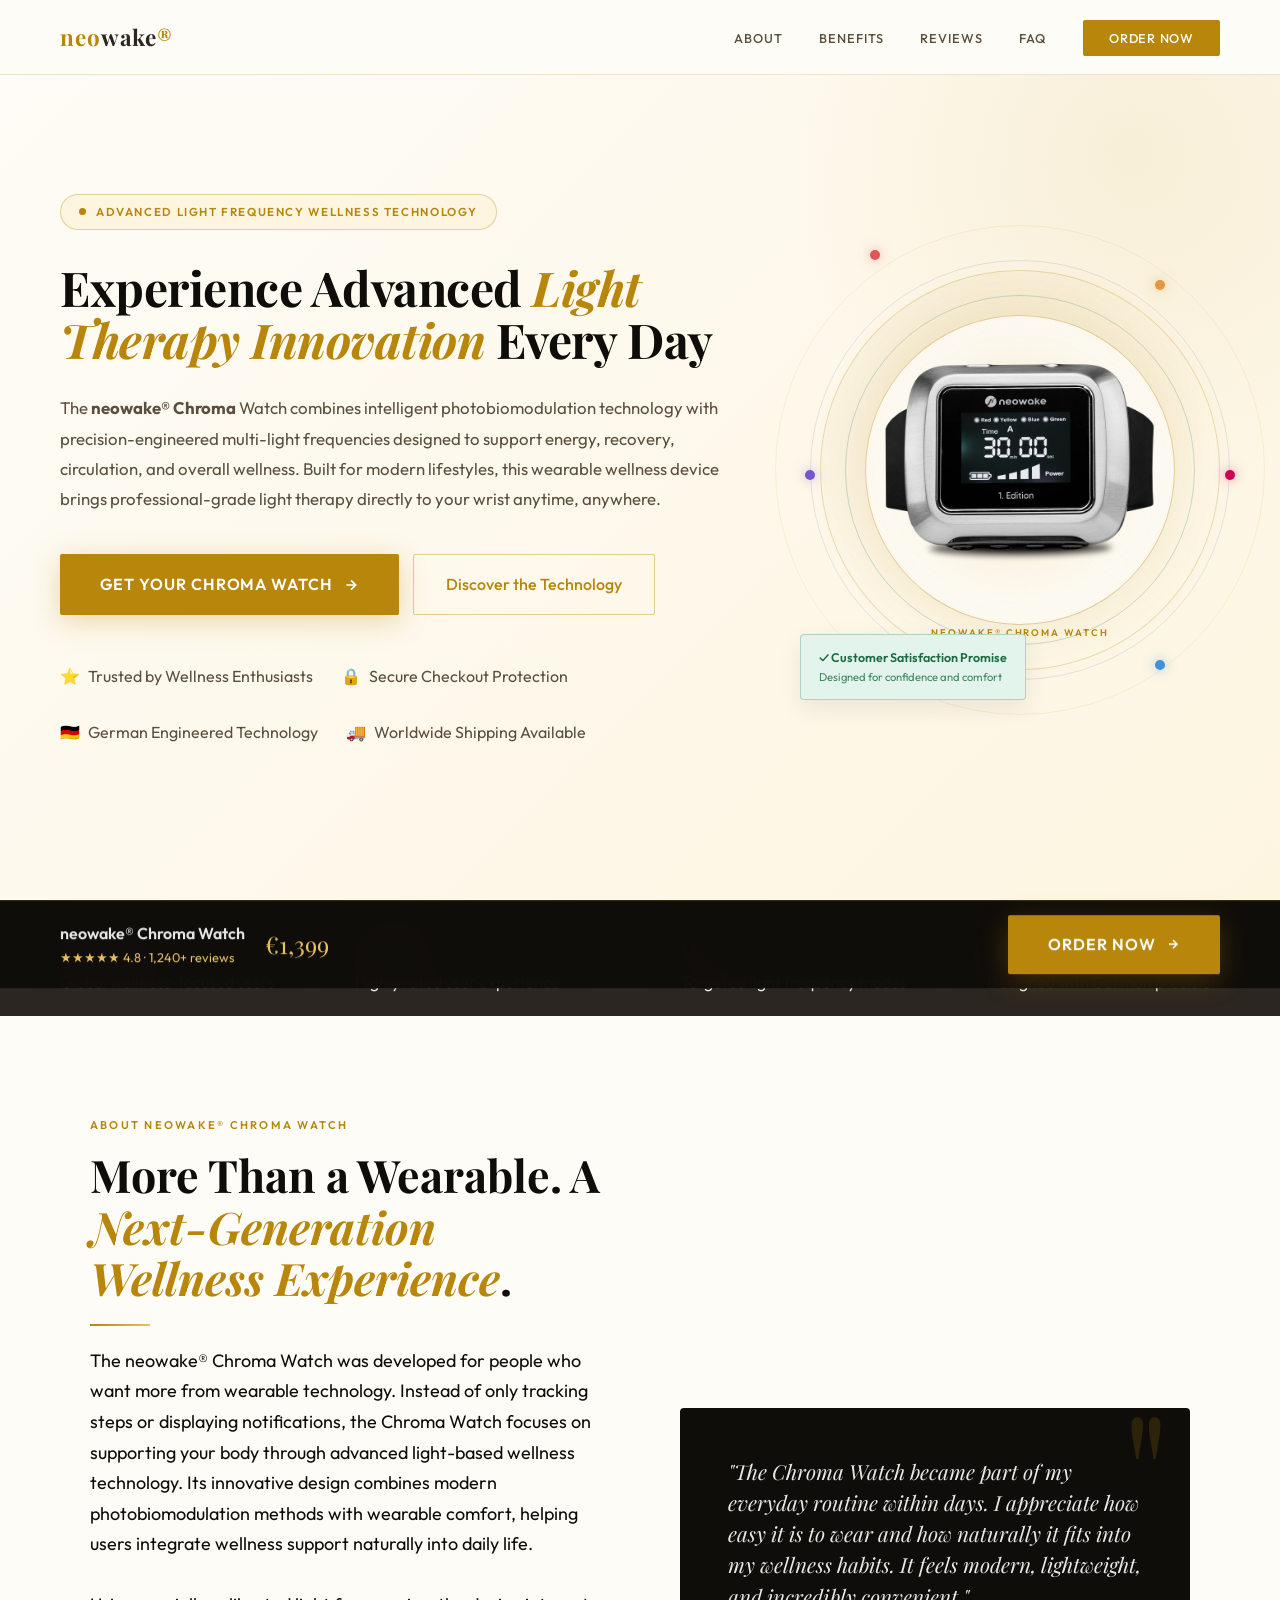
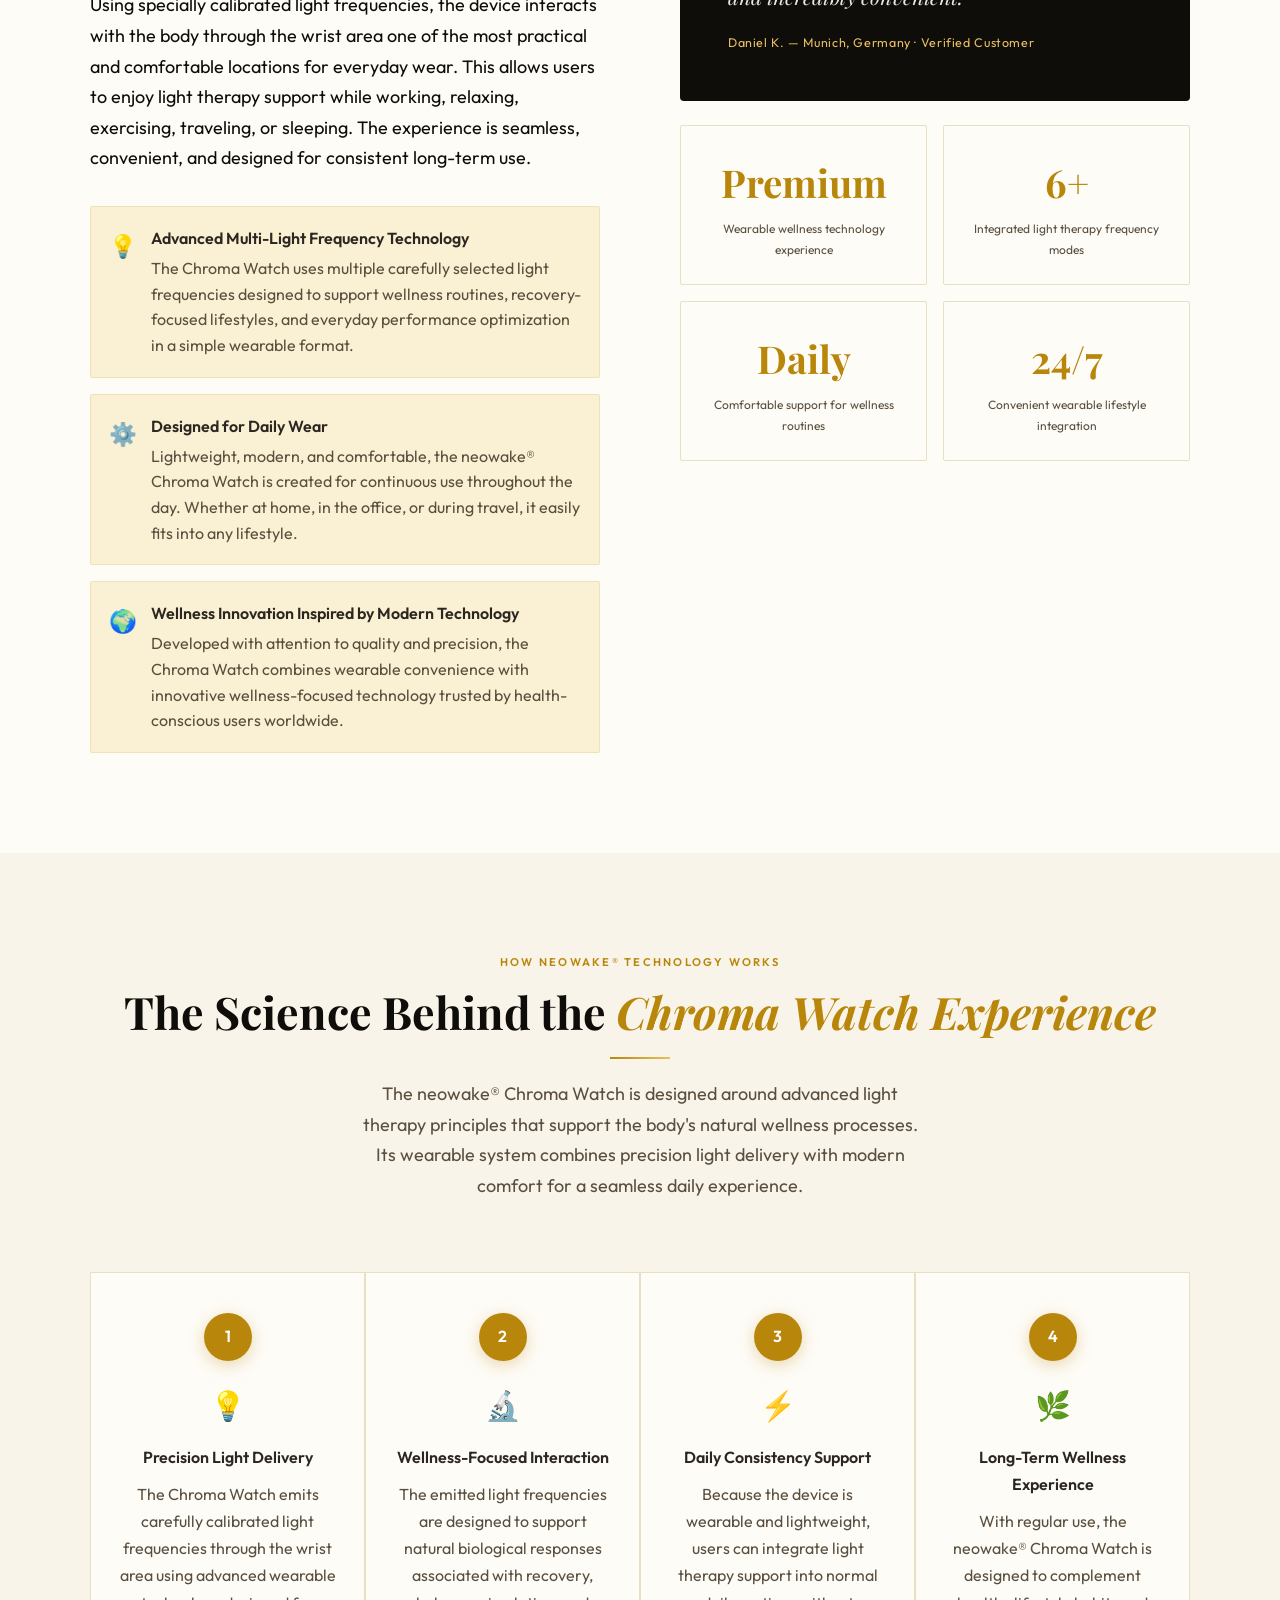
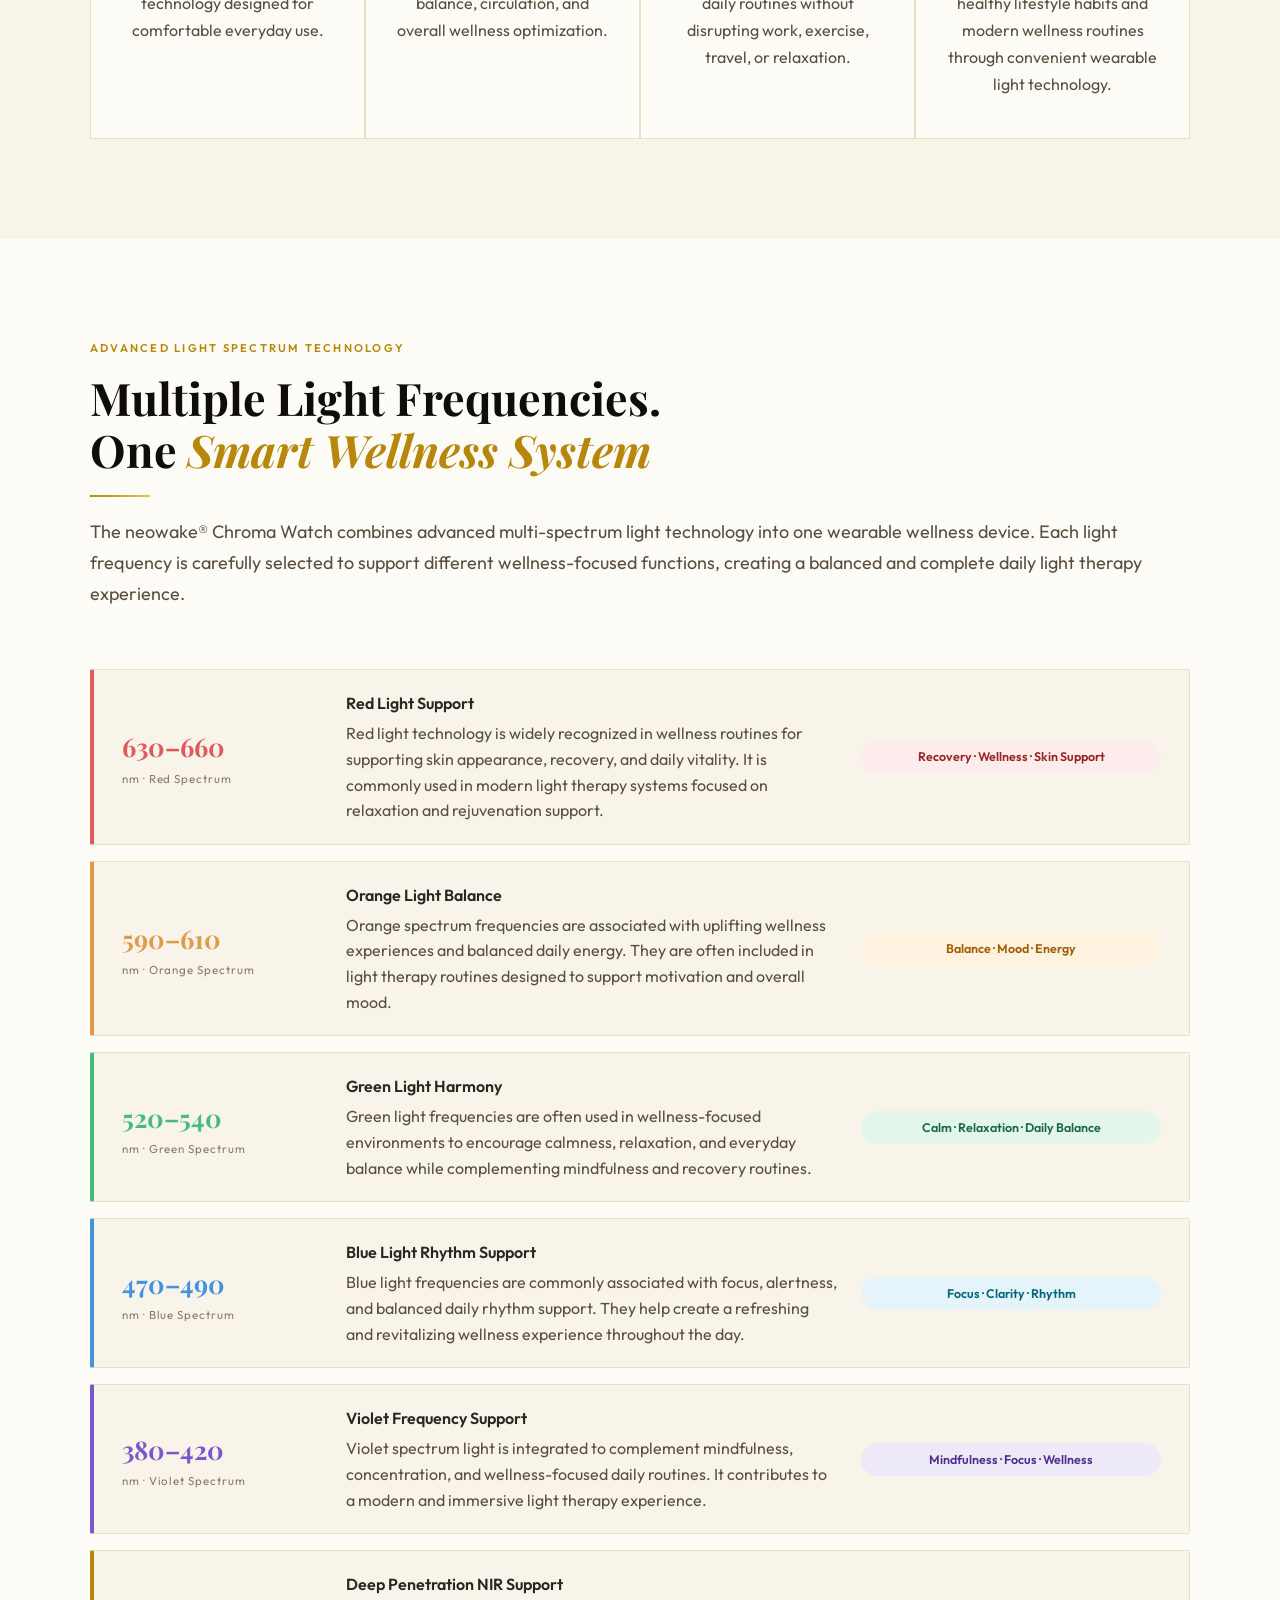
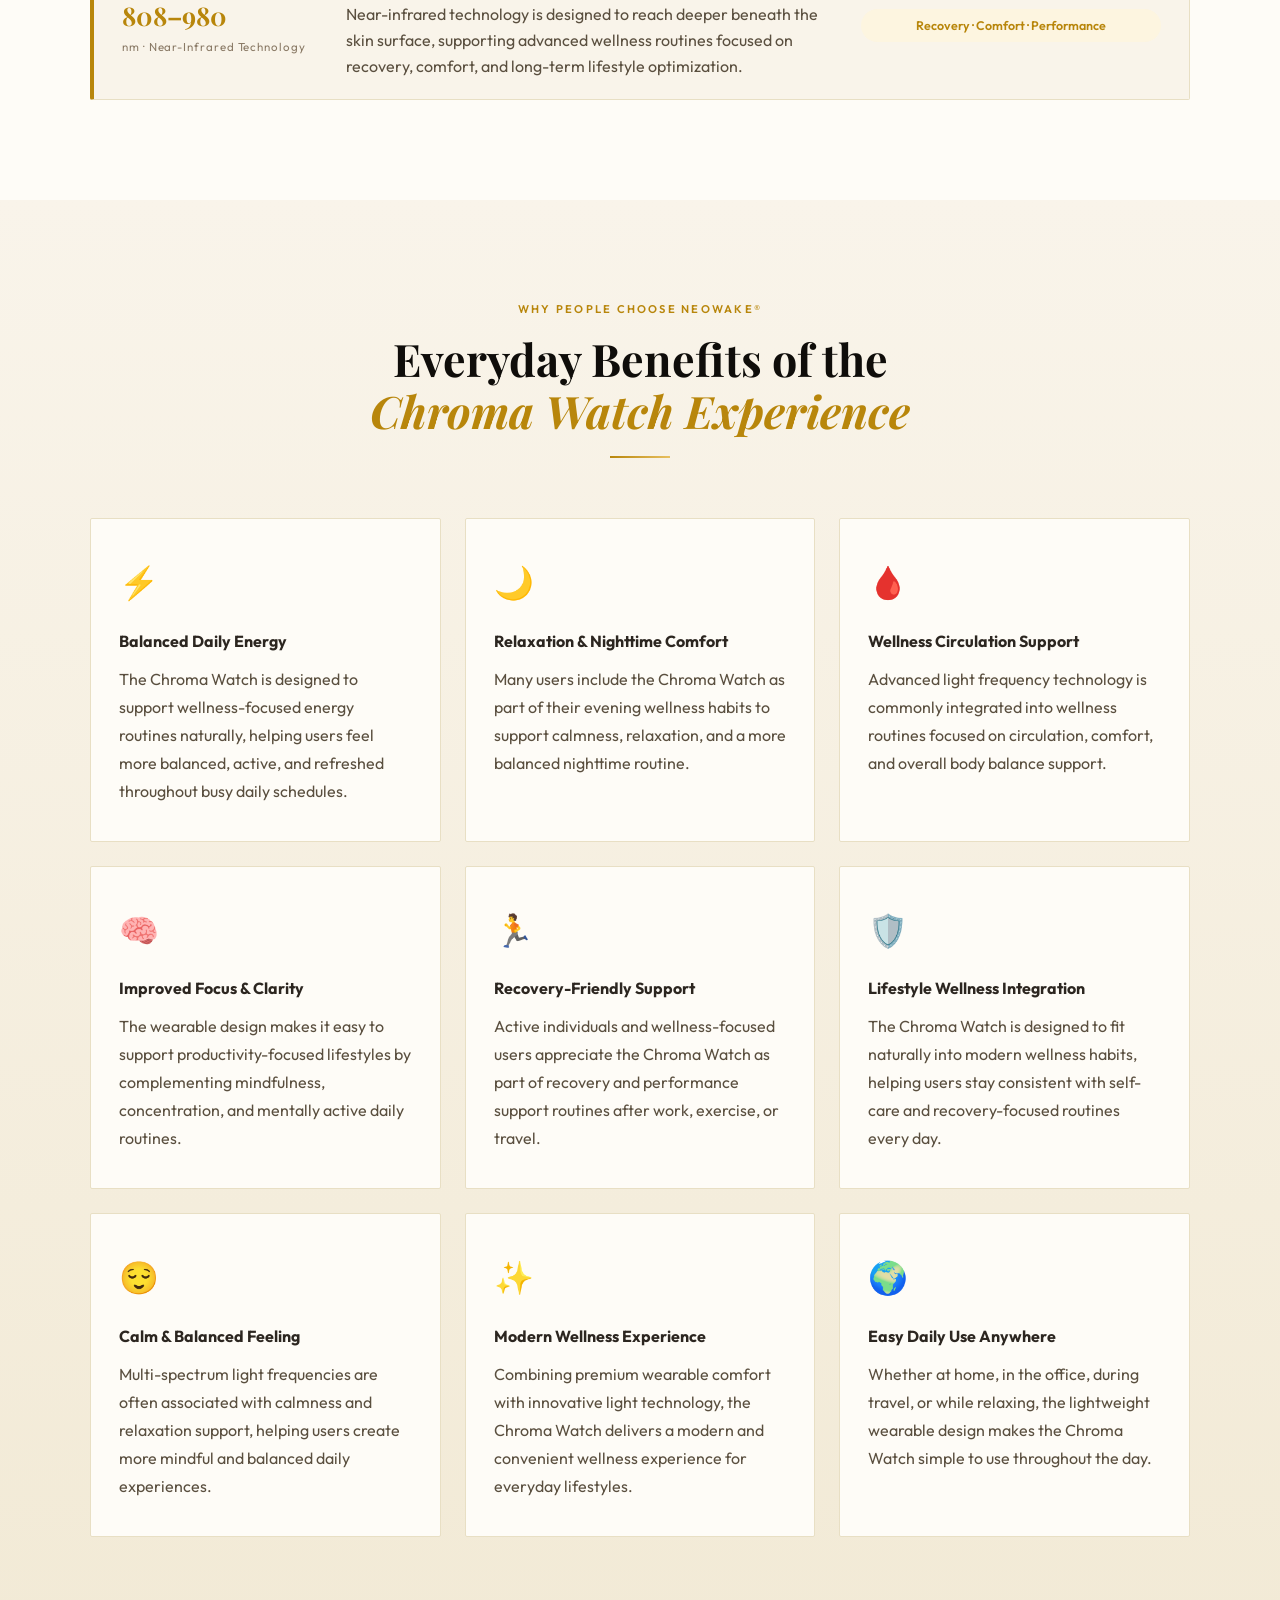
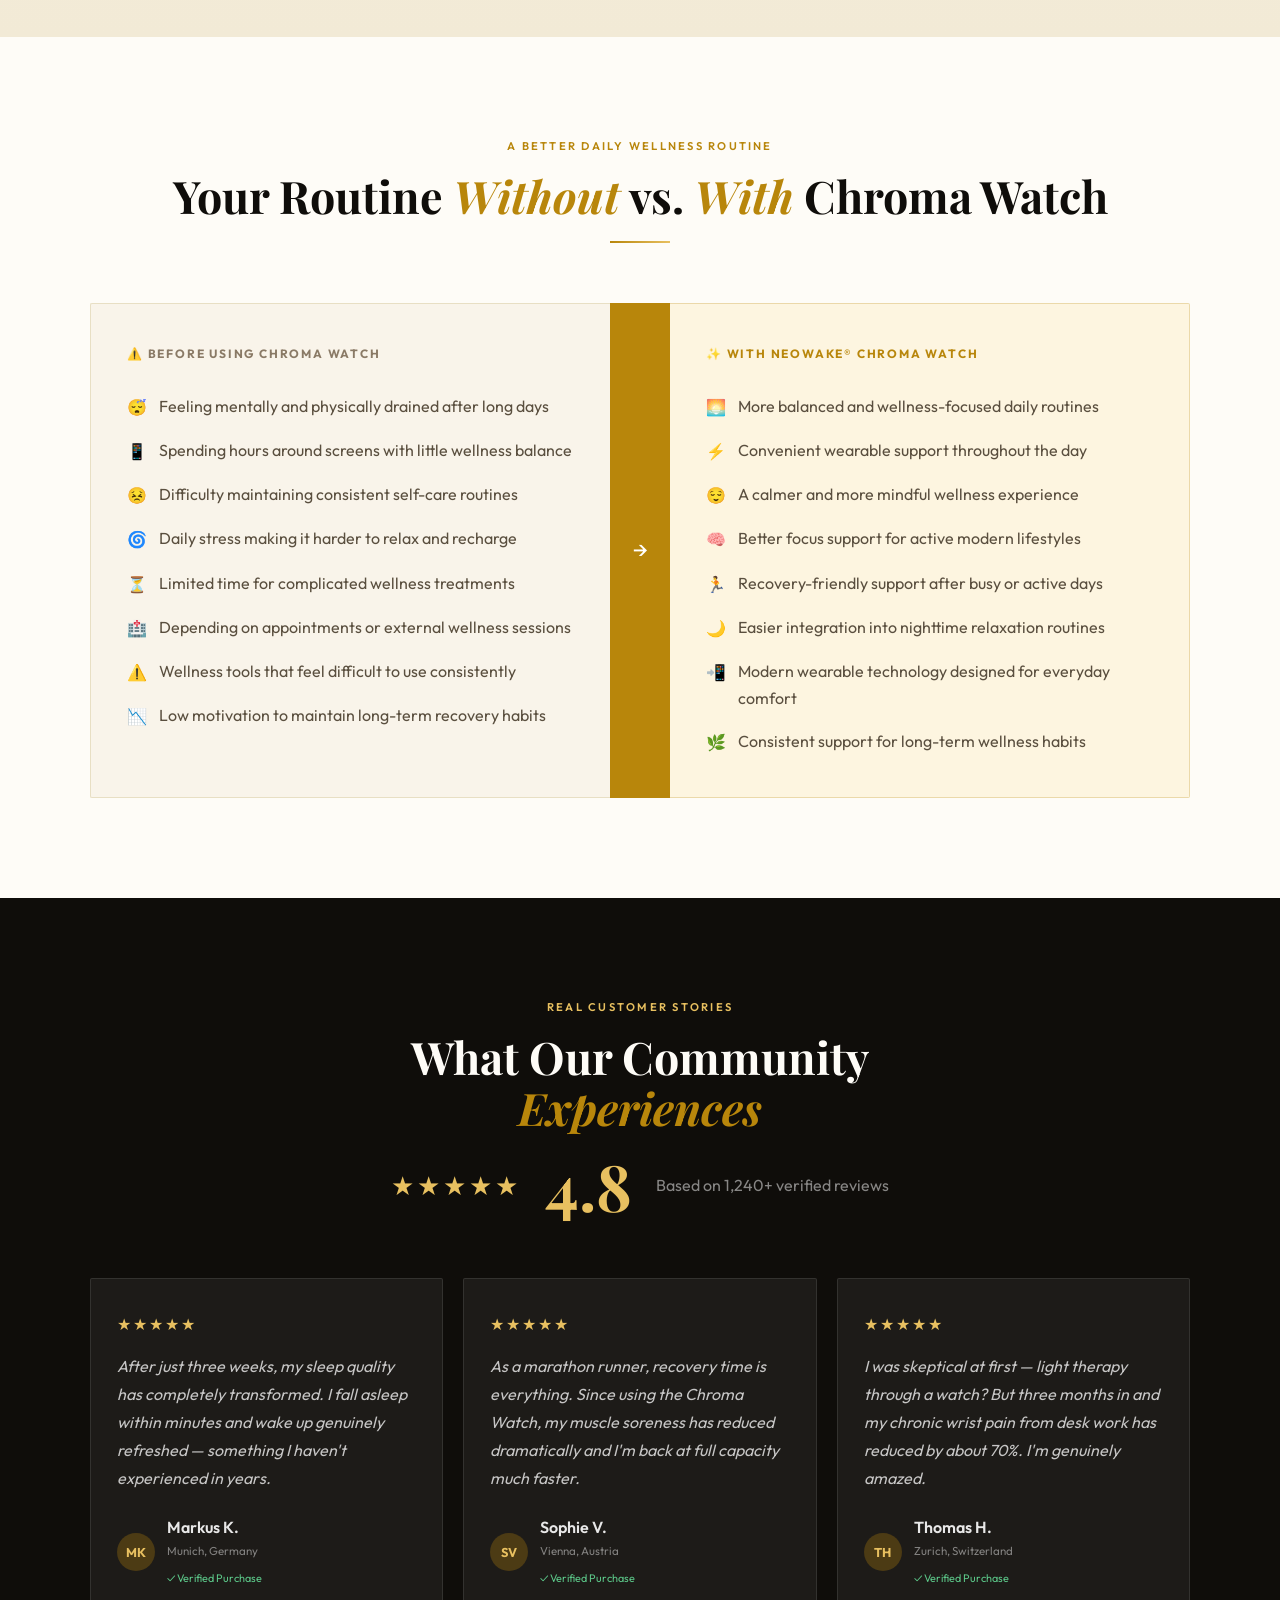
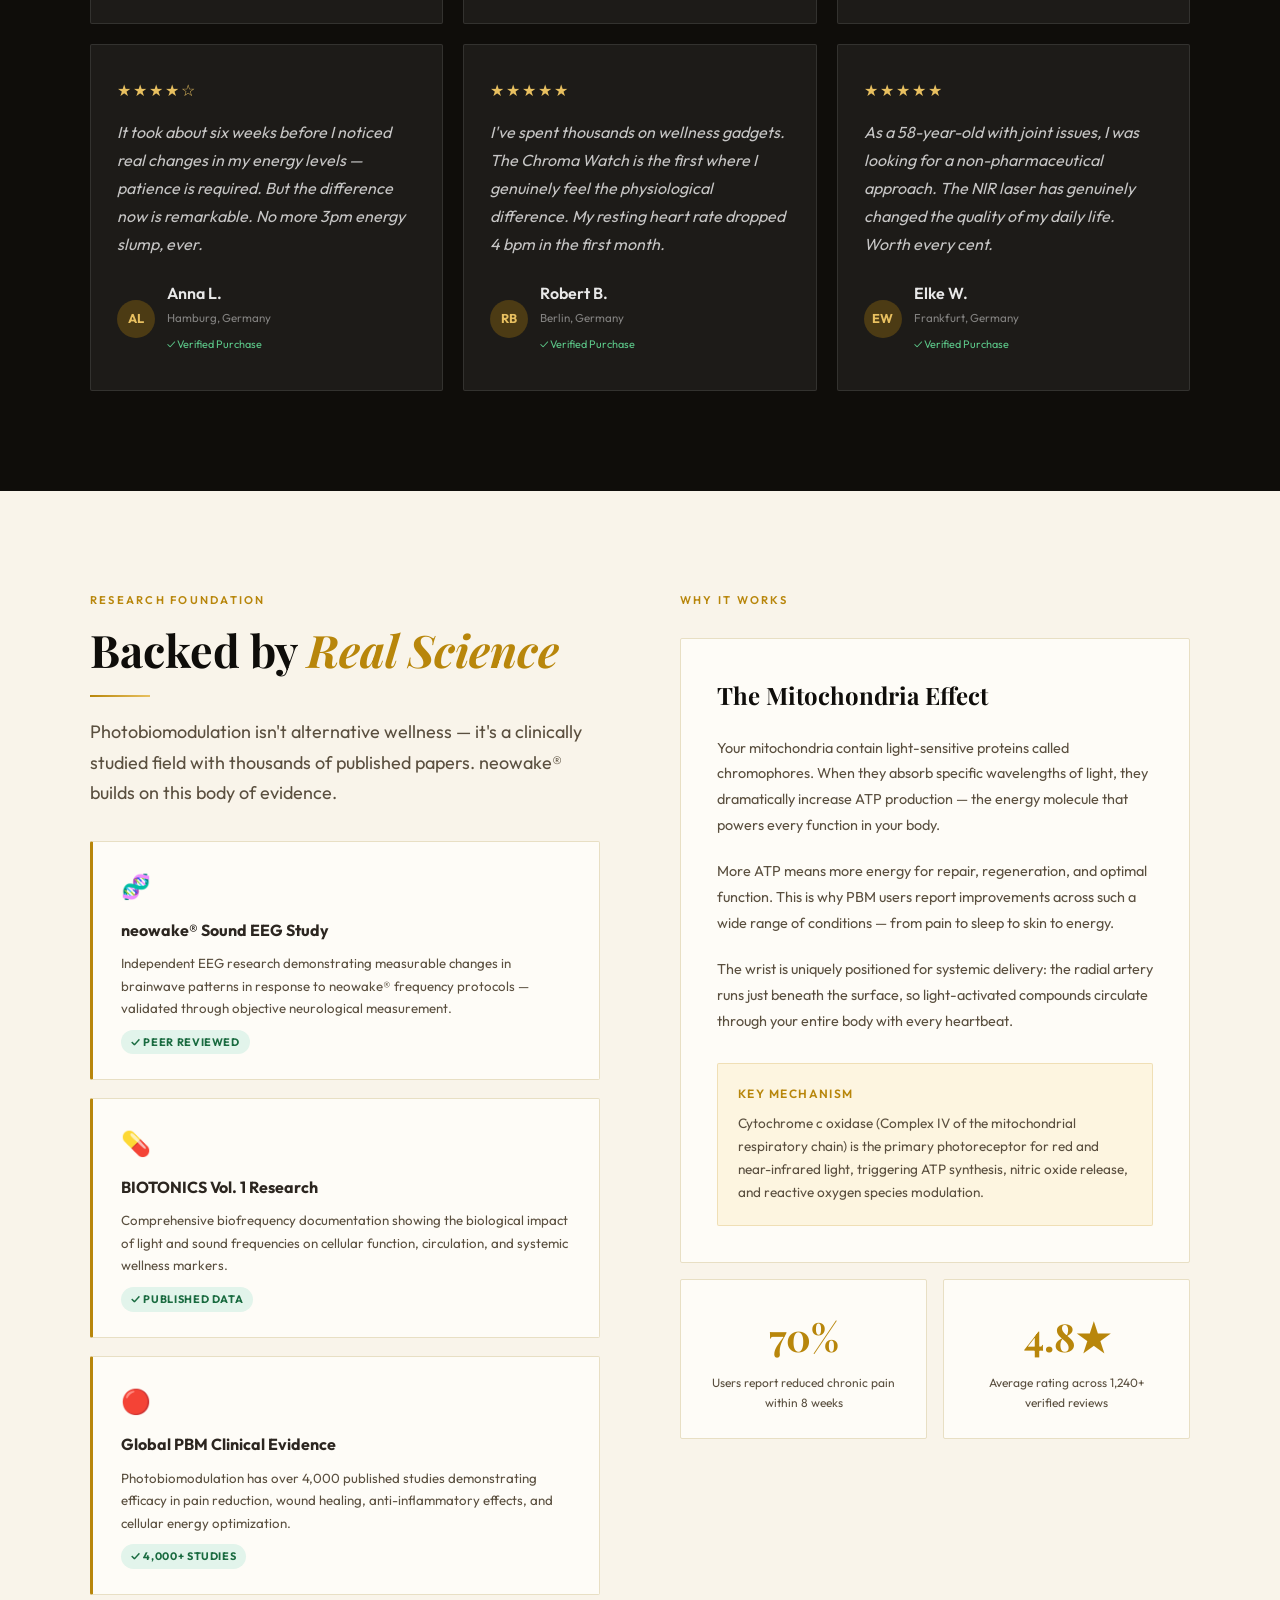
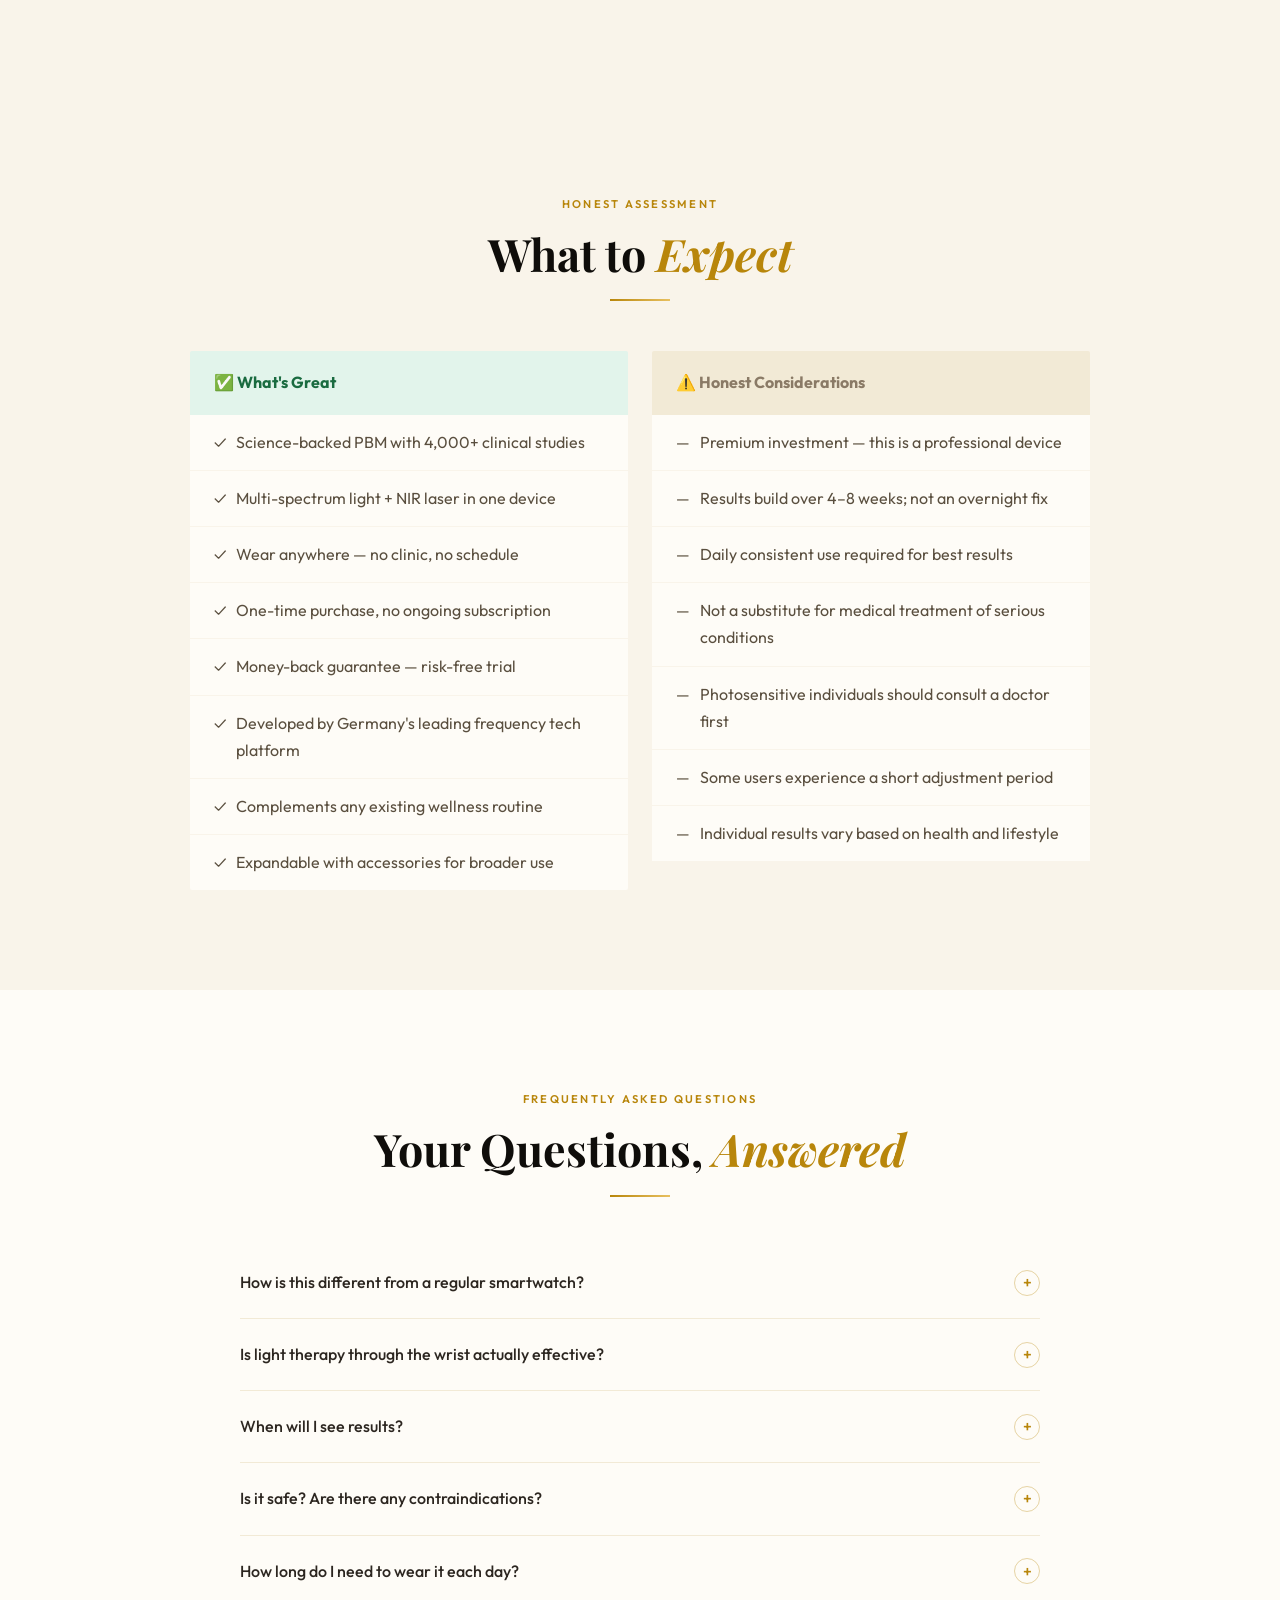
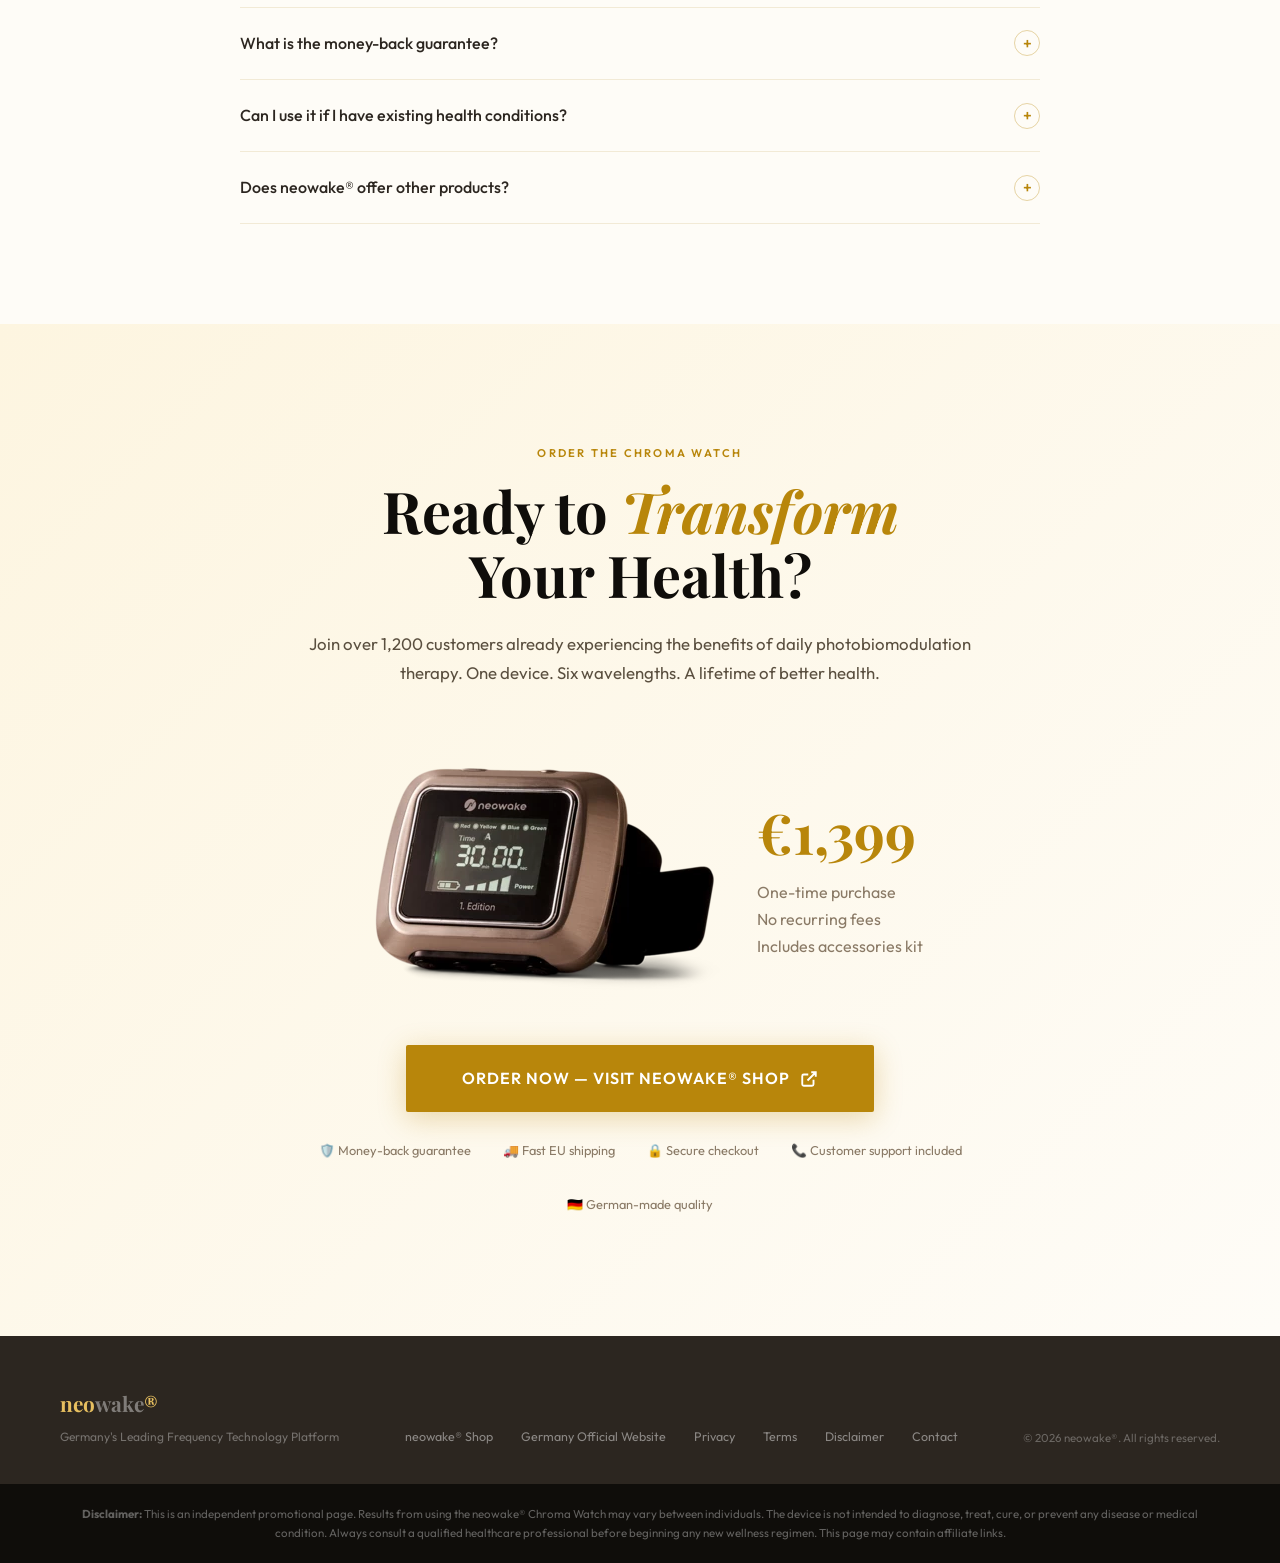
<file: index.html>
<!DOCTYPE html>
<html lang="en">

<head>
  <meta charset="UTF-8" />

  <meta
    name="viewport"
    content="width=device-width, initial-scale=1.0"
  />

  <meta
    http-equiv="X-UA-Compatible"
    content="IE=edge"
  />

  <title>
    Neowake® Chroma Watch | Advanced Neuro-Acoustic Wellness
  </title>

  <meta
    name="description"
    content="Discover Neowake® Chroma™ wellness technology for mindfulness, meditation support, relaxation, focus enhancement, and daily balance."
  />

  <meta
    name="keywords"
    content="Neowake Chroma Watch, neuro acoustic wellness device, brainwave entrainment technology, light therapy wearable, meditation support device, wellness technology, frequency wellness watch, mindfulness wearable, sensory wellness technology"
  />

  <meta
    name="robots"
    content="index, follow, max-image-preview:large"
  />

<meta name="google-site-verification" content="h3oPTEcUuzbxdPzZozgZ7_Be6v2kvQn3eLGcw3vzIHo" />
<meta name="msvalidate.01" content="039B804004E940D673D62DAFD328AF4B" />
  <meta
    name="author"
    content="Neowake Chroma"
  />

  <meta
    name="theme-color"
    content="#07101d"
  />

  <link
    rel="canonical"
    href="https://en-neowake.com/"
  />

  <!-- Open Graph -->
  <meta
    property="og:type"
    content="website"
  />

  <meta
    property="og:title"
    content="Neowake® Chroma Watch Official"
  />

  <meta
    property="og:description"
    content="Explore Neowake® Chroma Watch wellness technology for mindfulness, relaxation, neuro-acoustic experiences, and immersive sensory wellness."
  />

  <meta
    property="og:url"
    content="https://en-neowake.com/"
  />

  <meta
    property="og:image"
    content="https://en-neowake.com/assets/images/Chroma-Watch-Startseite-1.webp"
  />

  <meta
    property="og:site_name"
    content="Neowake Chroma"
  />

  <meta
    name="twitter:card"
    content="summary_large_image"
  />

  <meta
    name="twitter:title"
    content="Neowake® Chroma Watch Official"
  />

  <meta
    name="twitter:description"
    content="Advanced neuro-acoustic wellness technology designed for mindfulness, focus, relaxation, and sensory wellness experiences."
  />

  <meta
    name="twitter:image"
    content="https://en-neowake.com/assets/images/Chroma-Watch-Startseite-1.webp"
  />

  <link
    rel="preconnect"
    href="https://fonts.googleapis.com"
  />

  <link
    rel="preconnect"
    href="https://fonts.gstatic.com"
    crossorigin
  />

  <link
    rel="dns-prefetch"
    href="//fonts.googleapis.com"
  />

  <link
    rel="dns-prefetch"
    href="//fonts.gstatic.com"
  />

  <link
    href="https://fonts.googleapis.com/css2?family=Playfair+Display:ital,wght@0,400;0,700;1,400;1,700&family=Outfit:wght@300;400;500;600;700&display=swap"
    rel="stylesheet"
  />

  <link
    rel="shortcut icon"
    href="./assets/images/Chroma-Watch-Startseite-1.webp"
    type="image/x-icon"
  />

  <link
    rel="apple-touch-icon"
    href="./assets/images/Chroma-Watch-Startseite-1.webp"
  />

  <!-- CSS -->
  <link
    rel="stylesheet"
    href="./assets/css/styles.css"
  />

  <!-- Schema.org -->
  <script type="application/ld+json">
    {
      "@context": "https://schema.org",
      "@type": "Product",
      "name": "Neowake Chroma Watch",
      "brand": {
        "@type": "Brand",
        "name": "Neowake"
      },
      "description": "Neuro-acoustic wellness technology designed to support mindfulness, focus, relaxation, and sensory wellness experiences.",
      "image": "https://en-neowake.com/assets/images/Chroma-Watch-Startseite-1.webp",
      "category": "Wellness Technology",
      "url": "https://en-neowake.com/",
      "aggregateRating": {
        "@type": "AggregateRating",
        "ratingValue": "4.8",
        "reviewCount": "2487"
      }
    }
  </script>

  <!-- Organization Schema -->
  <script type="application/ld+json">
    {
      "@context": "https://schema.org",
      "@type": "Organization",
      "name": "Neowake Chroma",
      "url": "https://en-neowake.com",
      "logo": "https://en-neowake.com/assets/images/Chroma-Watch-Startseite-1.webp"
    }
  </script>
  

</head>

<body>

  <!-- NAV -->
  <nav id="navbar">
    <a href="https://en-neowake.com/" class="nav-logo">neo<span>wake</span>®</a>
    <ul class="nav-links">
      <li><a href="#intro">About</a></li>
      <li><a href="#benefits">Benefits</a></li>
      <li><a href="#reviews">Reviews</a></li>
      <li><a href="#faq">FAQ</a></li>
      <li><a href="https://en-neowake.com/order" class="nav-buy">Order Now</a></li>
    </ul>
  </nav>

<!-- HERO -->
<section class="hero" id="top">
  <div style="position:relative;z-index:1;">
    <div class="hero-badge">
      <span class="badge-dot"></span>
      <span>Advanced Light Frequency Wellness Technology</span>
    </div>

    <h1>
      Experience Advanced <em>Light Therapy Innovation</em> Every Day
    </h1>

    <p class="hero-desc">
      The <a href="https://en-neowake.com/"><strong>neowake® Chroma</strong></a> Watch combines intelligent photobiomodulation technology with precision-engineered
      multi-light frequencies designed to support energy, recovery, circulation, and overall wellness. Built for modern lifestyles, this wearable wellness device brings professional-grade light therapy directly to your wrist anytime, anywhere.
    </p>

    <div class="hero-actions">
      <a href="https://en-neowake.com/order" class="btn-buy">
        Get Your Chroma Watch
        <svg width="16" height="16" fill="none" viewBox="0 0 24 24" stroke="currentColor" stroke-width="2.5">
          <path d="M5 12h14M12 5l7 7-7 7" />
        </svg>
      </a>

      <a href="https://en-neowake.com/order" class="btn-learn">Discover the Technology</a>
    </div>

    <div class="trust-row">
      <span class="trust-item"><span class="trust-icon">⭐</span> Trusted by Wellness Enthusiasts</span>
      <span class="trust-item"><span class="trust-icon">🔒</span> Secure Checkout Protection</span>
      <span class="trust-item"><span class="trust-icon">🇩🇪</span> German Engineered Technology</span>
      <span class="trust-item"><span class="trust-icon">🚚</span> Worldwide Shipping Available</span>
    </div>
  </div>

  <div class="hero-visual">
    <div class="pulse-ring pr-1"></div>
    <div class="pulse-ring pr-2"></div>
    <div class="pulse-ring pr-3"></div>

    <div class="spectrum-dot sd-1"></div>
    <div class="spectrum-dot sd-2"></div>
    <div class="spectrum-dot sd-3"></div>
    <div class="spectrum-dot sd-4"></div>
    <div class="spectrum-dot sd-5"></div>
    <div class="spectrum-dot sd-6"></div>

    <div class="watch-stage">
      <div class="watch-inner">
        <span class="w-emoji">
          <img src="./assets/images/ChromaFront-NoBG.webp" alt="neowake Chroma Watch">
        </span>
        <span class="w-label">neowake® Chroma Watch</span>
      </div>
    </div>

    <div class="guarantee-float">
      <div class="g-title">✓ Customer Satisfaction Promise</div>
      <div class="g-sub">Designed for confidence and comfort</div>
    </div>
  </div>
</section>

<!-- SOCIAL PROOF BAR -->
<div class="proof-bar">
  <div class="proof-item">
    <div>
      <div class="proof-num">1,000+</div>
      <div>Global wellness-focused users</div>
    </div>
  </div>

  <div class="proof-divider"></div>

  <div class="proof-item">
    <div>
      <div class="proof-num">4.8★</div>
      <div>Highly rated user experience</div>
    </div>
  </div>

  <div class="proof-divider"></div>



  <div class="proof-divider"></div>

  <div class="proof-item">
    <div>
      <div class="proof-num">6+</div>
      <div>Targeted light frequency modes</div>
    </div>
  </div>

  <div class="proof-divider"></div>

  <div class="proof-item">
    <div>
      <div class="proof-num">🇩🇪</div>
      <div>Designed with German precision</div>
    </div>
  </div>
</div>

<!-- WHAT IT IS -->
<section class="intro-section" id="intro">
  <div class="intro-inner">

    <div class="reveal">
      <span class="section-label">About neowake® Chroma Watch</span>

      <h2 class="section-title">
        More Than a Wearable.
        A <em>Next-Generation Wellness Experience</em>.
      </h2>

      <div class="rule"></div>

      <p>
        The neowake® Chroma Watch was developed for people who want more from wearable technology. Instead of only
        tracking steps or displaying notifications, the Chroma Watch focuses on supporting your body through advanced
        light-based wellness technology. Its innovative design combines modern photobiomodulation methods with wearable
        comfort, helping users integrate wellness support naturally into daily life.
      </p>
      <br>
      <p>
        Using specially calibrated light frequencies, the device interacts with the body through the wrist area one
        of the most practical and comfortable locations for everyday wear. This allows users to enjoy light therapy
        support while working, relaxing, exercising, traveling, or sleeping. The experience is seamless, convenient,
        and designed for consistent long-term use.
      </p>

      <div class="intro-feat">

        <div class="feat-row">
          <span class="feat-icon">💡</span>

          <div>
            <div class="feat-title">Advanced Multi-Light Frequency Technology</div>

            <p class="feat-desc">
              The Chroma Watch uses multiple carefully selected light frequencies designed to support wellness routines,
              recovery-focused lifestyles, and everyday performance optimization in a simple wearable format.
            </p>
          </div>
        </div>

        <div class="feat-row">
          <span class="feat-icon">⚙️</span>

          <div>
            <div class="feat-title">Designed for Daily Wear</div>

            <p class="feat-desc">
              Lightweight, modern, and comfortable, the neowake® Chroma Watch is created for continuous use throughout
              the day. Whether at home, in the office, or during travel, it easily fits into any lifestyle.
            </p>
          </div>
        </div>

        <div class="feat-row">
          <span class="feat-icon">🌍</span>

          <div>
            <div class="feat-title">Wellness Innovation Inspired by Modern Technology</div>

            <p class="feat-desc">
              Developed with attention to quality and precision, the Chroma Watch combines wearable convenience with
              innovative wellness-focused technology trusted by health-conscious users worldwide.
            </p>
          </div>
        </div>

      </div>
    </div>

    <div class="reveal rd2">

      <div class="intro-quote">
        <p class="q-text">
          "The Chroma Watch became part of my everyday routine within days. I appreciate how easy it is to wear and how
          naturally it fits into my wellness habits. It feels modern, lightweight, and incredibly convenient."
        </p>

        <div class="q-meta">
          Daniel K. — Munich, Germany · Verified Customer
        </div>
      </div>

      <div class="stat-grid" style="margin-top:24px;">

        <div class="stat-box">
          <span class="stat-val">Premium</span>
          <div class="stat-lbl">Wearable wellness technology experience</div>
        </div>

        <div class="stat-box">
          <span class="stat-val">6+</span>
          <div class="stat-lbl">Integrated light therapy frequency modes</div>
        </div>

        <div class="stat-box">
          <span class="stat-val">Daily</span>
          <div class="stat-lbl">Comfortable support for wellness routines</div>
        </div>

        <div class="stat-box">
          <span class="stat-val">24/7</span>
          <div class="stat-lbl">Convenient wearable lifestyle integration</div>
        </div>

      </div>

    </div>
  </div>
</section>

<!-- HOW IT WORKS -->
<section class="how-section" id="how">
  <div class="how-inner">

    <div class="how-header reveal">
      <span class="section-label">How neowake® Technology Works</span>

      <h2 class="section-title">
        The Science Behind the <em>Chroma Watch Experience</em>
      </h2>

      <div class="rule" style="margin:20px auto;"></div>

      <p>
        The neowake® Chroma Watch is designed around advanced light therapy principles that support the body's natural
        wellness processes. Its wearable system combines precision light delivery with modern comfort for a seamless
        daily experience.
      </p>
    </div>

    <div class="steps-wrap reveal">

      <div class="step-box rd1">
        <div class="step-num-circle">1</div>

        <span class="step-icon">💡</span>

        <div class="step-title">Precision Light Delivery</div>

        <p class="step-desc">
          The Chroma Watch emits carefully calibrated light frequencies through the wrist area using advanced wearable
          technology designed for comfortable everyday use.
        </p>
      </div>

      <div class="step-box rd2">
        <div class="step-num-circle">2</div>

        <span class="step-icon">🔬</span>

        <div class="step-title">Wellness-Focused Interaction</div>

        <p class="step-desc">
          The emitted light frequencies are designed to support natural biological responses associated with recovery,
          balance, circulation, and overall wellness optimization.
        </p>
      </div>

      <div class="step-box rd3">
        <div class="step-num-circle">3</div>

        <span class="step-icon">⚡</span>

        <div class="step-title">Daily Consistency Support</div>

        <p class="step-desc">
          Because the device is wearable and lightweight, users can integrate light therapy support into normal daily
          routines without disrupting work, exercise, travel, or relaxation.
        </p>
      </div>

      <div class="step-box rd4">
        <div class="step-num-circle">4</div>

        <span class="step-icon">🌿</span>

        <div class="step-title">Long-Term Wellness Experience</div>

        <p class="step-desc">
          With regular use, the neowake® Chroma Watch is designed to complement healthy lifestyle habits and modern
          wellness routines through convenient wearable light technology.
        </p>
      </div>

    </div>
  </div>
</section>

<!-- SPECTRUM -->
<section class="spectrum-section" id="spectrum">
  <div class="spectrum-inner">

    <div class="spectrum-header reveal">
      <span class="section-label">Advanced Light Spectrum Technology</span>

      <h2 class="section-title">
        Multiple Light Frequencies.<br>
        One <em>Smart Wellness System</em>
      </h2>

      <div class="rule"></div>

      <p>
        The neowake® Chroma Watch combines advanced multi-spectrum light technology into one wearable wellness device.
        Each light frequency is carefully selected to support different wellness-focused functions, creating a balanced
        and complete daily light therapy experience.
      </p>
    </div>

    <div class="spectrum-bars reveal">

      <div class="spec-bar" style="border-left-color:#df5a5a;">
        <div>
          <div class="spec-wl" style="color:#df5a5a;">630–660</div>
          <div class="spec-nm">nm · Red Spectrum</div>
        </div>

        <div>
          <div class="spec-name">Red Light Support</div>

          <p class="spec-desc">
            Red light technology is widely recognized in wellness routines for supporting skin appearance, recovery,
            and daily vitality. It is commonly used in modern light therapy systems focused on relaxation and
            rejuvenation support.
          </p>
        </div>

        <div class="spec-use" style="background:#fdecec;color:#982525;">
          Recovery · Wellness · Skin Support
        </div>
      </div>

      <div class="spec-bar" style="border-left-color:#e09b47;">
        <div>
          <div class="spec-wl" style="color:#e09b47;">590–610</div>
          <div class="spec-nm">nm · Orange Spectrum</div>
        </div>

        <div>
          <div class="spec-name">Orange Light Balance</div>

          <p class="spec-desc">
            Orange spectrum frequencies are associated with uplifting wellness experiences and balanced daily energy.
            They are often included in light therapy routines designed to support motivation and overall mood.
          </p>
        </div>

        <div class="spec-use" style="background:#fff2df;color:#9f5d00;">
          Balance · Mood · Energy
        </div>
      </div>

      <div class="spec-bar" style="border-left-color:#46bb7b;">
        <div>
          <div class="spec-wl" style="color:#46bb7b;">520–540</div>
          <div class="spec-nm">nm · Green Spectrum</div>
        </div>

        <div>
          <div class="spec-name">Green Light Harmony</div>

          <p class="spec-desc">
            Green light frequencies are often used in wellness-focused environments to encourage calmness, relaxation,
            and everyday balance while complementing mindfulness and recovery routines.
          </p>
        </div>

        <div class="spec-use" style="background:#e4f6eb;color:#196942;">
          Calm · Relaxation · Daily Balance
        </div>
      </div>

      <div class="spec-bar" style="border-left-color:#4692df;">
        <div>
          <div class="spec-wl" style="color:#4692df;">470–490</div>
          <div class="spec-nm">nm · Blue Spectrum</div>
        </div>

        <div>
          <div class="spec-name">Blue Light Rhythm Support</div>

          <p class="spec-desc">
            Blue light frequencies are commonly associated with focus, alertness, and balanced daily rhythm support.
            They help create a refreshing and revitalizing wellness experience throughout the day.
          </p>
        </div>

        <div class="spec-use" style="background:#e5f4fb;color:#00677c;">
          Focus · Clarity · Rhythm
        </div>
      </div>

      <div class="spec-bar" style="border-left-color:#7a58cb;">
        <div>
          <div class="spec-wl" style="color:#7a58cb;">380–420</div>
          <div class="spec-nm">nm · Violet Spectrum</div>
        </div>

        <div>
          <div class="spec-name">Violet Frequency Support</div>

          <p class="spec-desc">
            Violet spectrum light is integrated to complement mindfulness, concentration, and wellness-focused daily
            routines. It contributes to a modern and immersive light therapy experience.
          </p>
        </div>

        <div class="spec-use" style="background:#eee9f8;color:#4d2f90;">
          Mindfulness · Focus · Wellness
        </div>
      </div>

      <div class="spec-bar" style="border-left-color:var(--gold);">
        <div>
          <div class="spec-wl" style="color:var(--gold);">808–980</div>
          <div class="spec-nm">nm · Near-Infrared Technology</div>
        </div>

        <div>
          <div class="spec-name">Deep Penetration NIR Support</div>

          <p class="spec-desc">
            Near-infrared technology is designed to reach deeper beneath the skin surface, supporting advanced wellness
            routines focused on recovery, comfort, and long-term lifestyle optimization.
          </p>
        </div>

        <div class="spec-use" style="background:var(--gold-pale);color:var(--gold);">
          Recovery · Comfort · Performance
        </div>
      </div>

    </div>
  </div>
</section>

<!-- BENEFITS -->
<section class="benefits-section" id="benefits">
  <div class="benefits-inner">

    <div class="benefits-header reveal">
      <span class="section-label">Why People Choose neowake®</span>

      <h2 class="section-title">
        Everyday Benefits of the<br>
        <em>Chroma Watch Experience</em>
      </h2>

      <div class="rule" style="margin:20px auto;"></div>
    </div>

    <div class="benefits-grid">

      <div class="benefit-box reveal rd1">
        <span class="b-icon">⚡</span>

        <div class="b-title">Balanced Daily Energy</div>

        <p class="b-desc">
          The Chroma Watch is designed to support wellness-focused energy routines naturally, helping users feel more
          balanced, active, and refreshed throughout busy daily schedules.
        </p>
      </div>

      <div class="benefit-box reveal rd2">
        <span class="b-icon">🌙</span>

        <div class="b-title">Relaxation & Nighttime Comfort</div>

        <p class="b-desc">
          Many users include the Chroma Watch as part of their evening wellness habits to support calmness,
          relaxation, and a more balanced nighttime routine.
        </p>
      </div>

      <div class="benefit-box reveal rd3">
        <span class="b-icon">🩸</span>

        <div class="b-title">Wellness Circulation Support</div>

        <p class="b-desc">
          Advanced light frequency technology is commonly integrated into wellness routines focused on circulation,
          comfort, and overall body balance support.
        </p>
      </div>

      <div class="benefit-box reveal rd1">
        <span class="b-icon">🧠</span>

        <div class="b-title">Improved Focus & Clarity</div>

        <p class="b-desc">
          The wearable design makes it easy to support productivity-focused lifestyles by complementing mindfulness,
          concentration, and mentally active daily routines.
        </p>
      </div>

      <div class="benefit-box reveal rd2">
        <span class="b-icon">🏃</span>

        <div class="b-title">Recovery-Friendly Support</div>

        <p class="b-desc">
          Active individuals and wellness-focused users appreciate the Chroma Watch as part of recovery and performance
          support routines after work, exercise, or travel.
        </p>
      </div>

      <div class="benefit-box reveal rd3">
        <span class="b-icon">🛡️</span>

        <div class="b-title">Lifestyle Wellness Integration</div>

        <p class="b-desc">
          The Chroma Watch is designed to fit naturally into modern wellness habits, helping users stay consistent with
          self-care and recovery-focused routines every day.
        </p>
      </div>

      <div class="benefit-box reveal rd1">
        <span class="b-icon">😌</span>

        <div class="b-title">Calm & Balanced Feeling</div>

        <p class="b-desc">
          Multi-spectrum light frequencies are often associated with calmness and relaxation support, helping users
          create more mindful and balanced daily experiences.
        </p>
      </div>

      <div class="benefit-box reveal rd2">
        <span class="b-icon">✨</span>

        <div class="b-title">Modern Wellness Experience</div>

        <p class="b-desc">
          Combining premium wearable comfort with innovative light technology, the Chroma Watch delivers a modern and
          convenient wellness experience for everyday lifestyles.
        </p>
      </div>

      <div class="benefit-box reveal rd3">
        <span class="b-icon">🌍</span>

        <div class="b-title">Easy Daily Use Anywhere</div>

        <p class="b-desc">
          Whether at home, in the office, during travel, or while relaxing, the lightweight wearable design makes the
          Chroma Watch simple to use throughout the day.
        </p>
      </div>

    </div>
  </div>
</section>

<!-- BEFORE / AFTER -->
<section class="transform-section">
  <div class="transform-inner">

    <div class="transform-header reveal">
      <span class="section-label">A Better Daily Wellness Routine</span>

      <h2 class="section-title">
        Your Routine <em>Without</em> vs. <em>With</em> Chroma Watch
      </h2>

      <div class="rule" style="margin:20px auto;"></div>
    </div>

    <div class="ba-grid reveal">

      <div class="ba-col ba-before">

        <div class="ba-label">⚠️ Before Using Chroma Watch</div>

        <div class="ba-items">

          <div class="ba-item">
            <span>😴</span>
            Feeling mentally and physically drained after long days
          </div>

          <div class="ba-item">
            <span>📱</span>
            Spending hours around screens with little wellness balance
          </div>

          <div class="ba-item">
            <span>😣</span>
            Difficulty maintaining consistent self-care routines
          </div>

          <div class="ba-item">
            <span>🌀</span>
            Daily stress making it harder to relax and recharge
          </div>

          <div class="ba-item">
            <span>⏳</span>
            Limited time for complicated wellness treatments
          </div>

          <div class="ba-item">
            <span>🏥</span>
            Depending on appointments or external wellness sessions
          </div>

          <div class="ba-item">
            <span>⚠️</span>
            Wellness tools that feel difficult to use consistently
          </div>

          <div class="ba-item">
            <span>📉</span>
            Low motivation to maintain long-term recovery habits
          </div>

        </div>
      </div>

      <div class="ba-arrow">→</div>

      <div class="ba-col ba-after">

        <div class="ba-label">✨ With neowake® Chroma Watch</div>

        <div class="ba-items">

          <div class="ba-item">
            <span>🌅</span>
            More balanced and wellness-focused daily routines
          </div>

          <div class="ba-item">
            <span>⚡</span>
            Convenient wearable support throughout the day
          </div>

          <div class="ba-item">
            <span>😌</span>
            A calmer and more mindful wellness experience
          </div>

          <div class="ba-item">
            <span>🧠</span>
            Better focus support for active modern lifestyles
          </div>

          <div class="ba-item">
            <span>🏃</span>
            Recovery-friendly support after busy or active days
          </div>

          <div class="ba-item">
            <span>🌙</span>
            Easier integration into nighttime relaxation routines
          </div>

          <div class="ba-item">
            <span>📲</span>
            Modern wearable technology designed for everyday comfort
          </div>

          <div class="ba-item">
            <span>🌿</span>
            Consistent support for long-term wellness habits
          </div>

        </div>
      </div>

    </div>
  </div>
</section>

  <!-- REVIEWS -->
  <section class="reviews-section" id="reviews">
    <div class="reviews-inner">
      <div class="reviews-header reveal">
        <span class="section-label">Real Customer Stories</span>
        <h2 class="section-title">What Our Community<br><em>Experiences</em></h2>
      </div>
      <div class="rating-display reveal">
        <div class="stars-row">★★★★★</div>
        <div class="rating-big">4.8</div>
        <div class="rating-info">Based on 1,240+ verified reviews</div>
      </div>
      <div class="reviews-grid">
        <div class="review-box reveal rd1">
          <div class="rv-stars">★★★★★</div>
          <p class="rv-text">After just three weeks, my sleep quality has completely transformed. I fall asleep within
            minutes and wake up genuinely refreshed — something I haven't experienced in years.</p>
          <div class="rv-author">
            <div class="rv-avatar">MK</div>
            <div>
              <div class="rv-name">Markus K.</div>
              <div class="rv-loc">Munich, Germany</div>
              <div class="rv-verified">✓ Verified Purchase</div>
            </div>
          </div>
        </div>
        <div class="review-box reveal rd2">
          <div class="rv-stars">★★★★★</div>
          <p class="rv-text">As a marathon runner, recovery time is everything. Since using the Chroma Watch, my muscle
            soreness has reduced dramatically and I'm back at full capacity much faster.</p>
          <div class="rv-author">
            <div class="rv-avatar">SV</div>
            <div>
              <div class="rv-name">Sophie V.</div>
              <div class="rv-loc">Vienna, Austria</div>
              <div class="rv-verified">✓ Verified Purchase</div>
            </div>
          </div>
        </div>
        <div class="review-box reveal rd3">
          <div class="rv-stars">★★★★★</div>
          <p class="rv-text">I was skeptical at first — light therapy through a watch? But three months in and my
            chronic wrist pain from desk work has reduced by about 70%. I'm genuinely amazed.</p>
          <div class="rv-author">
            <div class="rv-avatar">TH</div>
            <div>
              <div class="rv-name">Thomas H.</div>
              <div class="rv-loc">Zurich, Switzerland</div>
              <div class="rv-verified">✓ Verified Purchase</div>
            </div>
          </div>
        </div>
        <div class="review-box reveal rd1">
          <div class="rv-stars">★★★★☆</div>
          <p class="rv-text">It took about six weeks before I noticed real changes in my energy levels — patience is
            required. But the difference now is remarkable. No more 3pm energy slump, ever.</p>
          <div class="rv-author">
            <div class="rv-avatar">AL</div>
            <div>
              <div class="rv-name">Anna L.</div>
              <div class="rv-loc">Hamburg, Germany</div>
              <div class="rv-verified">✓ Verified Purchase</div>
            </div>
          </div>
        </div>
        <div class="review-box reveal rd2">
          <div class="rv-stars">★★★★★</div>
          <p class="rv-text">I've spent thousands on wellness gadgets. The Chroma Watch is the first where I genuinely
            feel the physiological difference. My resting heart rate dropped 4 bpm in the first month.</p>
          <div class="rv-author">
            <div class="rv-avatar">RB</div>
            <div>
              <div class="rv-name">Robert B.</div>
              <div class="rv-loc">Berlin, Germany</div>
              <div class="rv-verified">✓ Verified Purchase</div>
            </div>
          </div>
        </div>
        <div class="review-box reveal rd3">
          <div class="rv-stars">★★★★★</div>
          <p class="rv-text">As a 58-year-old with joint issues, I was looking for a non-pharmaceutical approach. The
            NIR laser has genuinely changed the quality of my daily life. Worth every cent.</p>
          <div class="rv-author">
            <div class="rv-avatar">EW</div>
            <div>
              <div class="rv-name">Elke W.</div>
              <div class="rv-loc">Frankfurt, Germany</div>
              <div class="rv-verified">✓ Verified Purchase</div>
            </div>
          </div>
        </div>
      </div>
    </div>
  </section>

  <!-- SCIENCE -->
  <section class="science-section">
    <div class="science-inner">
      <div class="reveal">
        <span class="section-label">Research Foundation</span>
        <h2 class="section-title">Backed by <em>Real Science</em></h2>
        <div class="rule"></div>
        <p style="color:var(--ink-3);margin-bottom:32px;">Photobiomodulation isn't alternative wellness — it's a
          clinically studied field with thousands of published papers. neowake® builds on this body of evidence.</p>
        <div class="science-cards">
          <div class="science-card">
            <span class="sc-icon">🧬</span>
            <div class="sc-title">neowake® Sound EEG Study</div>
            <p class="sc-text">Independent EEG research demonstrating measurable changes in brainwave patterns in
              response to neowake® frequency protocols — validated through objective neurological measurement.</p>
            <span class="sc-badge">✓ Peer Reviewed</span>
          </div>
          <div class="science-card">
            <span class="sc-icon">💊</span>
            <div class="sc-title">BIOTONICS Vol. 1 Research</div>
            <p class="sc-text">Comprehensive biofrequency documentation showing the biological impact of light and sound
              frequencies on cellular function, circulation, and systemic wellness markers.</p>
            <span class="sc-badge">✓ Published Data</span>
          </div>
          <div class="science-card">
            <span class="sc-icon">🔴</span>
            <div class="sc-title">Global PBM Clinical Evidence</div>
            <p class="sc-text">Photobiomodulation has over 4,000 published studies demonstrating efficacy in pain
              reduction, wound healing, anti-inflammatory effects, and cellular energy optimization.</p>
            <span class="sc-badge">✓ 4,000+ Studies</span>
          </div>
        </div>
      </div>
      <div class="reveal rd2">
        <span class="section-label" style="margin-bottom:28px;display:block;">Why It Works</span>
        <div style="background:var(--cream);border:1px solid var(--cream-4);padding:36px;border-radius:2px;">
          <h3 style="font-family:'Playfair Display',serif;font-size:1.5rem;color:var(--ink);margin-bottom:20px;">The
            Mitochondria Effect</h3>
          <p style="color:var(--ink-3);font-size:0.9rem;line-height:1.8;margin-bottom:20px;">Your mitochondria contain
            light-sensitive proteins called chromophores. When they absorb specific wavelengths of light, they
            dramatically increase ATP production — the energy molecule that powers every function in your body.</p>
          <p style="color:var(--ink-3);font-size:0.9rem;line-height:1.8;margin-bottom:20px;">More ATP means more energy
            for repair, regeneration, and optimal function. This is why PBM users report improvements across such a wide
            range of conditions — from pain to sleep to skin to energy.</p>
          <p style="color:var(--ink-3);font-size:0.9rem;line-height:1.8;margin-bottom:28px;">The wrist is uniquely
            positioned for systemic delivery: the radial artery runs just beneath the surface, so light-activated
            compounds circulate through your entire body with every heartbeat.</p>
          <div
            style="padding:20px;background:var(--gold-pale);border:1px solid rgba(184,134,11,0.2);border-radius:2px;">
            <div
              style="font-size:0.75rem;font-weight:600;letter-spacing:0.12em;text-transform:uppercase;color:var(--gold);margin-bottom:8px;">
              Key Mechanism</div>
            <p style="font-size:0.85rem;color:var(--ink-3);">Cytochrome c oxidase (Complex IV of the mitochondrial
              respiratory chain) is the primary photoreceptor for red and near-infrared light, triggering ATP synthesis,
              nitric oxide release, and reactive oxygen species modulation.</p>
          </div>
        </div>
        <div class="stat-grid" style="margin-top:16px;">
          <div class="stat-box">
            <span class="stat-val">70%</span>
            <div class="stat-lbl">Users report reduced chronic pain within 8 weeks</div>
          </div>
          <div class="stat-box">
            <span class="stat-val">4.8★</span>
            <div class="stat-lbl">Average rating across 1,240+ verified reviews</div>
          </div>
        </div>
      </div>
    </div>
  </section>

  <!-- PROS CONS -->
  <section class="proscons-section">
    <div class="proscons-inner">
      <div class="proscons-header reveal">
        <span class="section-label">Honest Assessment</span>
        <h2 class="section-title">What to <em>Expect</em></h2>
        <div class="rule" style="margin:20px auto;"></div>
      </div>
      <div class="proscons-grid reveal">
        <div class="pc-col pros-col">
          <div class="pc-head">✅ What's Great</div>
          <div class="pc-items">
            <div class="pc-item"><span>✓</span> Science-backed PBM with 4,000+ clinical studies</div>
            <div class="pc-item"><span>✓</span> Multi-spectrum light + NIR laser in one device</div>
            <div class="pc-item"><span>✓</span> Wear anywhere — no clinic, no schedule</div>
            <div class="pc-item"><span>✓</span> One-time purchase, no ongoing subscription</div>
            <div class="pc-item"><span>✓</span> Money-back guarantee — risk-free trial</div>
            <div class="pc-item"><span>✓</span> Developed by Germany's leading frequency tech platform</div>
            <div class="pc-item"><span>✓</span> Complements any existing wellness routine</div>
            <div class="pc-item"><span>✓</span> Expandable with accessories for broader use</div>
          </div>
        </div>
        <div class="pc-col cons-col">
          <div class="pc-head">⚠️ Honest Considerations</div>
          <div class="pc-items">
            <div class="pc-item"><span>—</span> Premium investment — this is a professional device</div>
            <div class="pc-item"><span>—</span> Results build over 4–8 weeks; not an overnight fix</div>
            <div class="pc-item"><span>—</span> Daily consistent use required for best results</div>
            <div class="pc-item"><span>—</span> Not a substitute for medical treatment of serious conditions</div>
            <div class="pc-item"><span>—</span> Photosensitive individuals should consult a doctor first</div>
            <div class="pc-item"><span>—</span> Some users experience a short adjustment period</div>
            <div class="pc-item"><span>—</span> Individual results vary based on health and lifestyle</div>
          </div>
        </div>
      </div>
    </div>
  </section>

  <!-- FAQ -->
  <section class="faq-section" id="faq">
    <div class="faq-inner">
      <div class="faq-header reveal">
        <span class="section-label">Frequently Asked Questions</span>
        <h2 class="section-title">Your Questions, <em>Answered</em></h2>
        <div class="rule" style="margin:20px auto;"></div>
      </div>
      <div class="reveal">
        <div class="faq-item">
          <div class="faq-q" onclick="toggleFaq(this)">How is this different from a regular smartwatch?<span
              class="faq-toggle">+</span></div>
          <div class="faq-a">The Chroma Watch is a therapeutic device, not a fitness tracker. Smartwatches monitor your
            health. The Chroma Watch actively improves it through photobiomodulation — emitting clinically relevant
            wavelengths of light and low-level laser energy to stimulate cellular processes, improve circulation, and
            support your body's natural healing mechanisms.</div>
        </div>
        <div class="faq-item">
          <div class="faq-q" onclick="toggleFaq(this)">Is light therapy through the wrist actually effective?<span
              class="faq-toggle">+</span></div>
          <div class="faq-a">Yes — the wrist is an ideal location because the radial artery passes very close to the
            skin surface, allowing laser and light energy to directly irradiate blood as it circulates. This means
            light-activated compounds travel throughout your entire body with each heartbeat. Over 4,000 peer-reviewed
            studies support PBM's efficacy.</div>
        </div>
        <div class="faq-item">
          <div class="faq-q" onclick="toggleFaq(this)">When will I see results?<span class="faq-toggle">+</span></div>
          <div class="faq-a">Some users feel improvements in energy and sleep within 1–2 weeks. For deeper benefits —
            pain reduction, enhanced recovery, improved circulation — most users see meaningful changes at the 4–8 week
            mark. Results compound over time with consistent daily use.</div>
        </div>
        <div class="faq-item">
          <div class="faq-q" onclick="toggleFaq(this)">Is it safe? Are there any contraindications?<span
              class="faq-toggle">+</span></div>
          <div class="faq-a">Low-level laser therapy and photobiomodulation have an excellent safety record when used as
            directed. The device uses low-power, non-thermal light that does not heat tissue. However, individuals with
            photosensitivity disorders, those on photosensitizing medications, pregnant women, or people with serious
            medical conditions should consult a physician first.</div>
        </div>
        <div class="faq-item">
          <div class="faq-q" onclick="toggleFaq(this)">How long do I need to wear it each day?<span
              class="faq-toggle">+</span></div>
          <div class="faq-a">The Chroma Watch is designed for all-day wear — the therapeutic light works continuously
            while you go about your normal routine. You can wear it during work, exercise, and relaxation. The more
            consistently you wear it, the faster and more pronounced the cumulative benefits.</div>
        </div>
        <div class="faq-item">
          <div class="faq-q" onclick="toggleFaq(this)">What is the money-back guarantee?<span
              class="faq-toggle">+</span></div>
          <div class="faq-a">neowake® offers a money-back guarantee on the Chroma Watch, so your purchase is risk-free.
            For the specific guarantee terms and duration, please refer to the official neowake® shop or contact their
            support team at support@neowake.de.</div>
        </div>
        <div class="faq-item">
          <div class="faq-q" onclick="toggleFaq(this)">Can I use it if I have existing health conditions?<span
              class="faq-toggle">+</span></div>
          <div class="faq-a">The Chroma Watch is a wellness device, not a medical device, and is not intended to
            diagnose, treat, or cure any disease. If you have existing health conditions — especially those involving
            the eyes, skin, or cardiovascular system — please consult your healthcare provider before use.</div>
        </div>
        <div class="faq-item">
          <div class="faq-q" onclick="toggleFaq(this)">Does neowake® offer other products?<span
              class="faq-toggle">+</span></div>
          <div class="faq-a">Yes — neowake® has a broad portfolio including the neowake® Membership (their flagship
            product), the Frequency Mat, BIOTONICS audio content, and various biofrequency accessories. The Chroma Watch
            integrates seamlessly with the full neowake® ecosystem.</div>
        </div>
      </div>
    </div>
  </section>

  <!-- CTA / ORDER -->
  <section class="cta-section" id="buy">
    <div class="cta-inner">
      <span class="section-label" style="display:block;margin-bottom:16px;">Order the Chroma Watch</span>
      <h2 class="cta-title reveal">Ready to <em>Transform</em><br>Your Health?</h2>
      <p class="cta-sub reveal">Join over 1,200 customers already experiencing the benefits of daily photobiomodulation
        therapy. One device. Six wavelengths. A lifetime of better health.</p>
      <div class="cta-price-row reveal">
        <img src="./assets/images/Chroma-Watch-Startseite-1.webp" alt="">
        <div class="cta-price-note">
          <div class="cta-price">€1,399</div>
          One-time purchase<br>
          No recurring fees<br>
          Includes accessories kit
        </div>
      </div>
      <a href="https://en-neowake.com/order" target="_blank" rel="noopener" class="btn-buy reveal"
        style="font-size:1rem;padding:20px 56px;">
        Order Now — Visit neowake® Shop
        <svg width="18" height="18" fill="none" viewBox="0 0 24 24" stroke="currentColor" stroke-width="2.5">
          <path d="M18 13v6a2 2 0 01-2 2H5a2 2 0 01-2-2V8a2 2 0 012-2h6M15 3h6v6M10 14L21 3" />
        </svg>
      </a>
      <div class="cta-trust reveal">
        <span class="ct-item">🛡️ Money-back guarantee</span>
        <span class="ct-item">🚚 Fast EU shipping</span>
        <span class="ct-item">🔒 Secure checkout</span>
        <span class="ct-item">📞 Customer support included</span>
        <span class="ct-item">🇩🇪 German-made quality</span>
      </div>
    </div>
  </section>

  <!-- FOOTER -->
  <footer>
    <div>
      <div class="footer-logo">neo<span style="color:rgba(255,255,255,0.4)">wake</span>®</div>
      <div style="font-size:0.75rem;color:rgba(255,255,255,0.35);margin-top:6px;">Germany's Leading Frequency Technology
        Platform</div>
    </div>
    <div class="footer-links">
      <a href="https://en-neowake.com/order" target="_blank" rel="noopener">neowake® Shop</a>
      <a href="https://en-neowake.com/de-de" target="_blank" rel="noopener">Germany Official Website</a>
      <a href="https://en-neowake.com/privacy" target="_blank" rel="noopener">Privacy</a>
      <a href="https://en-neowake.com/terms" target="_blank" rel="noopener">Terms</a>
      <a href="https://en-neowake.com/disclaimer" target="_blank" rel="noopener">Disclaimer</a>
      <a href="https://en-neowake.com/contact" target="_blank" rel="noopener">Contact</a>
    </div>
    <div class="footer-copy">© 2026 neowake®. All rights reserved.</div>
  </footer>

  <div class="disclaimer">
    <strong>Disclaimer:</strong> This is an independent promotional page. Results from using the neowake® Chroma Watch
    may vary between individuals. The device is not intended to diagnose, treat, cure, or prevent any disease or medical
    condition. Always consult a qualified healthcare professional before beginning any new wellness regimen. This page
    may contain affiliate links.
  </div>

  <!-- STICKY BUY BAR -->
  <div class="sticky-buy" id="stickyBuy">
    <div class="sticky-info">
      <div>
        <div class="sticky-name">neowake® Chroma Watch</div>
        <div class="sticky-stars">★★★★★ 4.8 · 1,240+ reviews</div>
      </div>
      <div class="sticky-price">€1,399</div>
    </div>
    <a href="https://en-neowake.com/order" target="_blank" rel="noopener" class="btn-buy sticy-btn">
      Order Now
      <svg width="14" height="14" fill="none" viewBox="0 0 24 24" stroke="currentColor" stroke-width="2.5">
        <path d="M5 12h14M12 5l7 7-7 7" />
      </svg>
    </a>
  </div>
<script src="./assets/js/script.js"></script>
</body>
</html>
</file>
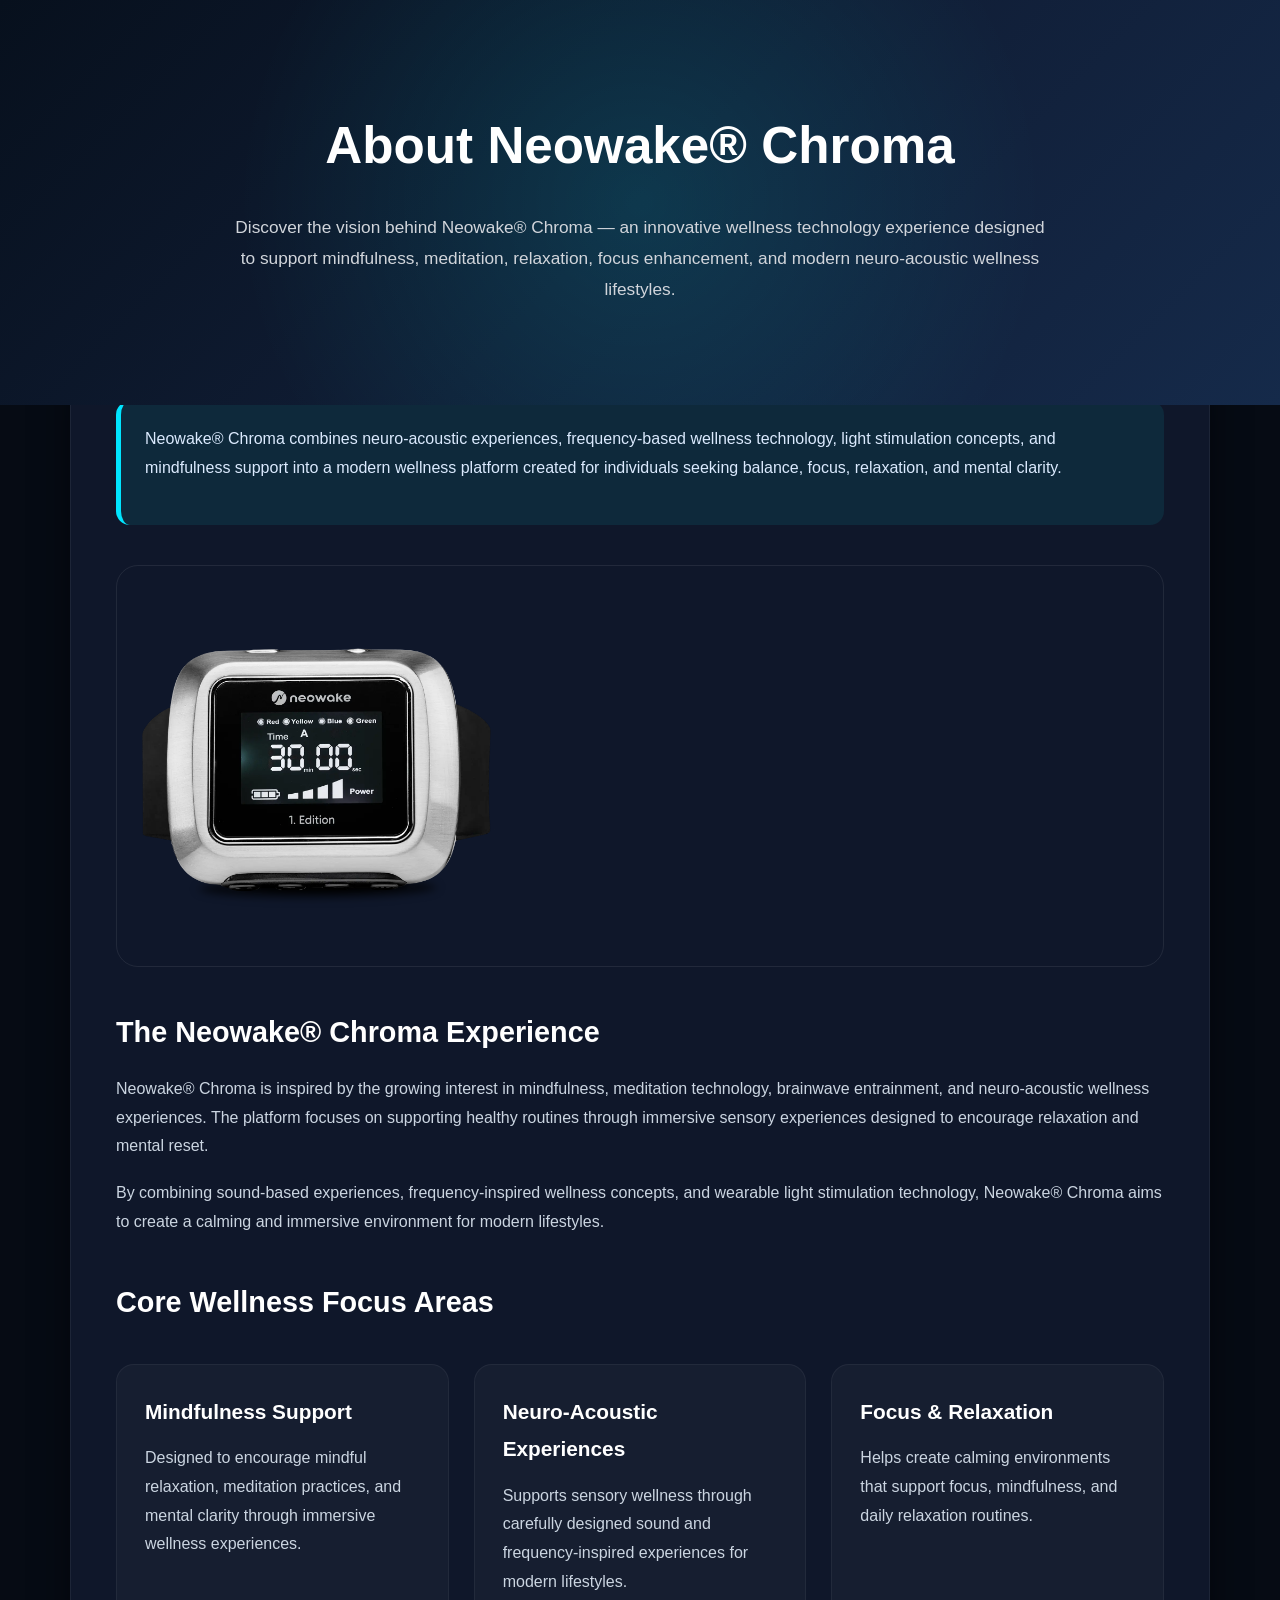
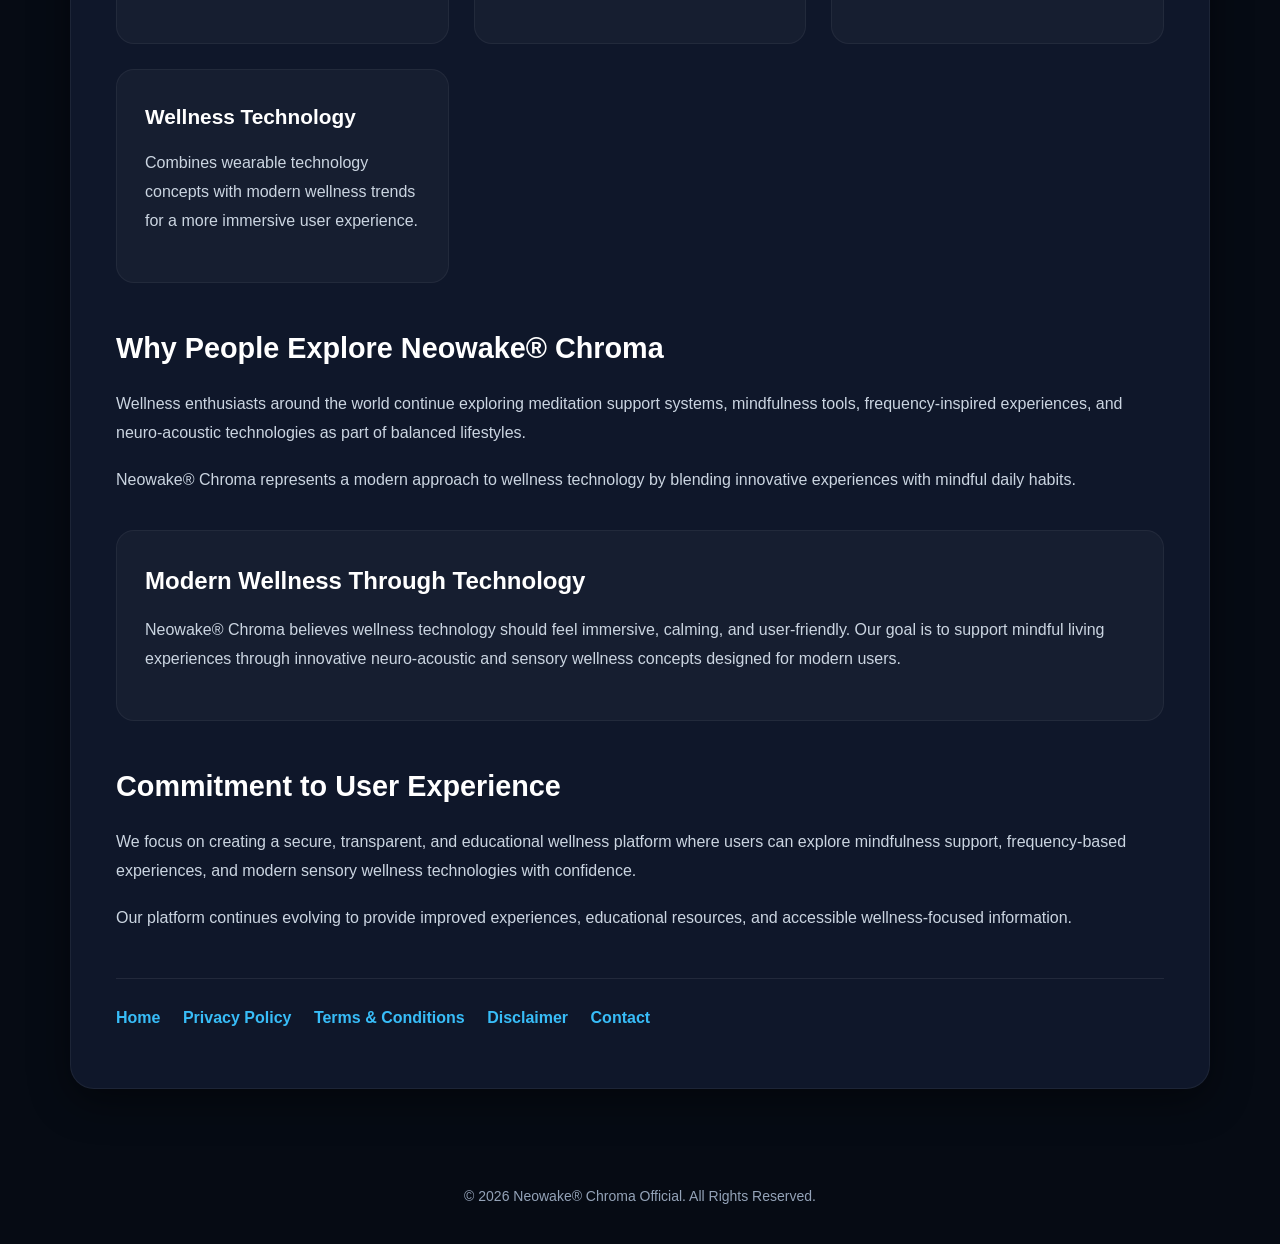
<file: about.html>
<!doctype html>
<html lang="en">
  <head>
    <meta charset="UTF-8" />

    <meta name="viewport" content="width=device-width, initial-scale=1.0" />

    <!-- SEO -->
    <title>
      About Neowake® Chroma | Advanced Neuro-Acoustic Wellness Technology
    </title>

    <meta
      name="description"
      content="Learn about Neowake® Chroma, an advanced wellness technology platform focused on neuro-acoustic experiences, brainwave entrainment, meditation support, light-frequency devices, relaxation, focus enhancement, and mindful living."
    />

    <meta
      name="keywords"
      content="About Neowake Chroma, neuro acoustic wellness, brainwave entrainment technology, frequency wellness device, meditation support technology, light frequency wearable, mindfulness technology"
    />

    <meta
      name="robots"
      content="index, follow, max-image-preview:large"
    />

    <meta name="author" content="Neowake Chroma" />

    <!-- Canonical -->
    <link
      rel="canonical"
      href="https://en-neowake.com/about"
    />

    <!-- Open Graph -->
    <meta
      property="og:title"
      content="About Neowake® Chroma"
    />

    <meta
      property="og:description"
      content="Discover the mission behind Neowake® Chroma wellness technology and neuro-acoustic experiences."
    />

    <meta property="og:type" content="website" />

    <meta
      property="og:url"
      content="https://en-neowake.com/about"
    />

    <meta
      property="og:image"
      content="https://en-neowake.com/assets/images/ChromaFront-NoBG.webp"
    />

    <!-- Twitter -->
    <meta name="twitter:card" content="summary_large_image" />

    <meta
      name="twitter:title"
      content="About Neowake® Chroma"
    />

    <meta
      name="twitter:description"
      content="Explore the world of neuro-acoustic wellness technology with Neowake® Chroma."
    />

    <!-- Faster SEO Crawling -->
    <link rel="preconnect" href="https://fonts.googleapis.com" />
    <link rel="dns-prefetch" href="//fonts.googleapis.com" />

    <!-- Favicon -->
    <link
      rel="shortcut icon"
      href="./assets/images/Chroma-Watch-Startseite-1.webp"
      type="image/x-icon"
    />

    <!-- Schema -->
    <script type="application/ld+json">
      {
        "@context": "https://schema.org",
        "@type": "AboutPage",
        "name": "About Neowake Chroma",
        "url": "https://en-neowake.com/about",
        "description": "Official about page for Neowake Chroma wellness technology platform.",
        "publisher": {
          "@type": "Organization",
          "name": "Neowake Chroma"
        }
      }
    </script>

    <style>
      * {
        margin: 0;
        padding: 0;
        box-sizing: border-box;
      }

      body {
        font-family: "Segoe UI", Arial, sans-serif;
        background: #060b14;
        color: #e2e8f0;
        line-height: 1.8;
      }

      .hero {
        background: linear-gradient(135deg, #07101d, #101d35, #152a4a);
        padding: 100px 20px;
        text-align: center;
        position: relative;
        overflow: hidden;
      }

      .hero::before {
        content: "";
        position: absolute;
        inset: 0;
        background: radial-gradient(
          circle at center,
          rgba(0, 255, 255, 0.12),
          transparent 60%
        );
      }

      .hero h1 {
        font-size: 3.2rem;
        margin-bottom: 20px;
        font-weight: 800;
        color: #ffffff;
        position: relative;
        z-index: 2;
      }

      .hero p {
        max-width: 820px;
        margin: auto;
        font-size: 1.08rem;
        color: #d1d5db;
        position: relative;
        z-index: 2;
      }

      .wrapper {
        max-width: 1180px;
        margin: -50px auto 60px;
        padding: 0 20px;
      }

      .content-box {
        background: #0f172a;
        border-radius: 24px;
        padding: 45px;
        box-shadow: 0 12px 40px rgba(0, 0, 0, 0.45);
        border: 1px solid rgba(255, 255, 255, 0.06);
      }

      .intro-box {
        background: rgba(0, 255, 255, 0.08);
        border-left: 5px solid #00e5ff;
        padding: 24px;
        border-radius: 14px;
        margin-bottom: 40px;
      }

      .intro-box p {
        color: #dbeafe;
      }

      .about-image {
        width: 100%;
        border-radius: 22px;
        overflow: hidden;
        margin: 35px 0;
        border: 1px solid rgba(255, 255, 255, 0.08);
      }

      .about-image img {
        max-width: 400px;
        display: block;
        object-fit: cover;
      }

      h2 {
        color: #ffffff;
        margin-top: 40px;
        margin-bottom: 16px;
        font-size: 1.8rem;
        font-weight: 700;
      }

      p {
        margin-bottom: 18px;
        color: #cbd5e1;
        font-size: 1rem;
      }

      .feature-grid {
        display: grid;
        grid-template-columns: repeat(auto-fit, minmax(260px, 1fr));
        gap: 25px;
        margin-top: 35px;
      }

      .feature-card {
        background: rgba(255, 255, 255, 0.03);
        border-radius: 18px;
        padding: 28px;
        border: 1px solid rgba(255, 255, 255, 0.05);
      }

      .feature-card h3 {
        color: #ffffff;
        margin-bottom: 14px;
        font-size: 1.3rem;
      }

      .highlight-box {
        background: rgba(255, 255, 255, 0.03);
        border-radius: 18px;
        padding: 28px;
        margin-top: 35px;
        border: 1px solid rgba(255, 255, 255, 0.05);
      }

      .highlight-box h3 {
        color: #ffffff;
        margin-bottom: 14px;
        font-size: 1.5rem;
      }

      a {
        color: #38bdf8;
        text-decoration: none;
        font-weight: 600;
      }

      a:hover {
        text-decoration: underline;
      }

      .seo-links {
        margin-top: 45px;
        padding-top: 25px;
        border-top: 1px solid rgba(255, 255, 255, 0.08);
      }

      .seo-links a {
        margin-right: 18px;
        display: inline-block;
        margin-bottom: 10px;
      }

      .footer {
        text-align: center;
        padding: 35px 20px;
        color: #94a3b8;
        font-size: 14px;
      }

      @media (max-width: 768px) {
        .hero {
          padding: 70px 20px;
        }

        .hero h1 {
          font-size: 2.3rem;
        }

        .hero p {
          font-size: 1rem;
        }

        .content-box {
          padding: 28px 22px;
        }

        h2 {
          font-size: 1.45rem;
        }

        p {
          font-size: 0.97rem;
        }
      }
    </style>
  </head>

  <body>

    <!-- HERO -->
    <section class="hero">
      <h1>About Neowake® Chroma</h1>

      <p>
        Discover the vision behind Neowake® Chroma — an innovative wellness
        technology experience designed to support mindfulness, meditation,
        relaxation, focus enhancement, and modern neuro-acoustic wellness
        lifestyles.
      </p>
    </section>

    <!-- CONTENT -->
    <div class="wrapper">
      <div class="content-box">

        <div class="intro-box">
          <p>
            Neowake® Chroma combines neuro-acoustic experiences, frequency-based
            wellness technology, light stimulation concepts, and mindfulness
            support into a modern wellness platform created for individuals
            seeking balance, focus, relaxation, and mental clarity.
          </p>
        </div>

        <!-- IMAGE -->
        <div class="about-image">
          <img
            src="./assets/images/ChromaFront-NoBG.webp"
            alt="Neowake Chroma Wellness Technology Device"
            loading="lazy"
          />
        </div>

        <h2>The Neowake® Chroma Experience</h2>

        <p>
          Neowake® Chroma is inspired by the growing interest in mindfulness,
          meditation technology, brainwave entrainment, and neuro-acoustic
          wellness experiences. The platform focuses on supporting healthy
          routines through immersive sensory experiences designed to encourage
          relaxation and mental reset.
        </p>

        <p>
          By combining sound-based experiences, frequency-inspired wellness
          concepts, and wearable light stimulation technology, Neowake® Chroma
          aims to create a calming and immersive environment for modern
          lifestyles.
        </p>

        <h2>Core Wellness Focus Areas</h2>

        <div class="feature-grid">

          <div class="feature-card">
            <h3>Mindfulness Support</h3>

            <p>
              Designed to encourage mindful relaxation, meditation practices,
              and mental clarity through immersive wellness experiences.
            </p>
          </div>

          <div class="feature-card">
            <h3>Neuro-Acoustic Experiences</h3>

            <p>
              Supports sensory wellness through carefully designed sound and
              frequency-inspired experiences for modern lifestyles.
            </p>
          </div>

          <div class="feature-card">
            <h3>Focus & Relaxation</h3>

            <p>
              Helps create calming environments that support focus,
              mindfulness, and daily relaxation routines.
            </p>
          </div>

          <div class="feature-card">
            <h3>Wellness Technology</h3>

            <p>
              Combines wearable technology concepts with modern wellness trends
              for a more immersive user experience.
            </p>
          </div>

        </div>

        <h2>Why People Explore Neowake® Chroma</h2>

        <p>
          Wellness enthusiasts around the world continue exploring meditation
          support systems, mindfulness tools, frequency-inspired experiences,
          and neuro-acoustic technologies as part of balanced lifestyles.
        </p>

        <p>
          Neowake® Chroma represents a modern approach to wellness technology
          by blending innovative experiences with mindful daily habits.
        </p>

        <div class="highlight-box">
          <h3>Modern Wellness Through Technology</h3>

          <p>
            Neowake® Chroma believes wellness technology should feel immersive,
            calming, and user-friendly. Our goal is to support mindful living
            experiences through innovative neuro-acoustic and sensory wellness
            concepts designed for modern users.
          </p>
        </div>

        <h2>Commitment to User Experience</h2>

        <p>
          We focus on creating a secure, transparent, and educational wellness
          platform where users can explore mindfulness support, frequency-based
          experiences, and modern sensory wellness technologies with confidence.
        </p>

        <p>
          Our platform continues evolving to provide improved experiences,
          educational resources, and accessible wellness-focused information.
        </p>

        <!-- Internal SEO Linking -->
        <div class="seo-links">
          <a href="/">Home</a>
          <a href="/privacy">Privacy Policy</a>
          <a href="/terms">Terms & Conditions</a>
          <a href="/disclaimer">Disclaimer</a>
          <a href="/contact">Contact</a>
        </div>

      </div>
    </div>

    <!-- FOOTER -->
    <div class="footer">
      © 2026 Neowake® Chroma Official. All Rights Reserved.
    </div>

  </body>
</html>
</file>
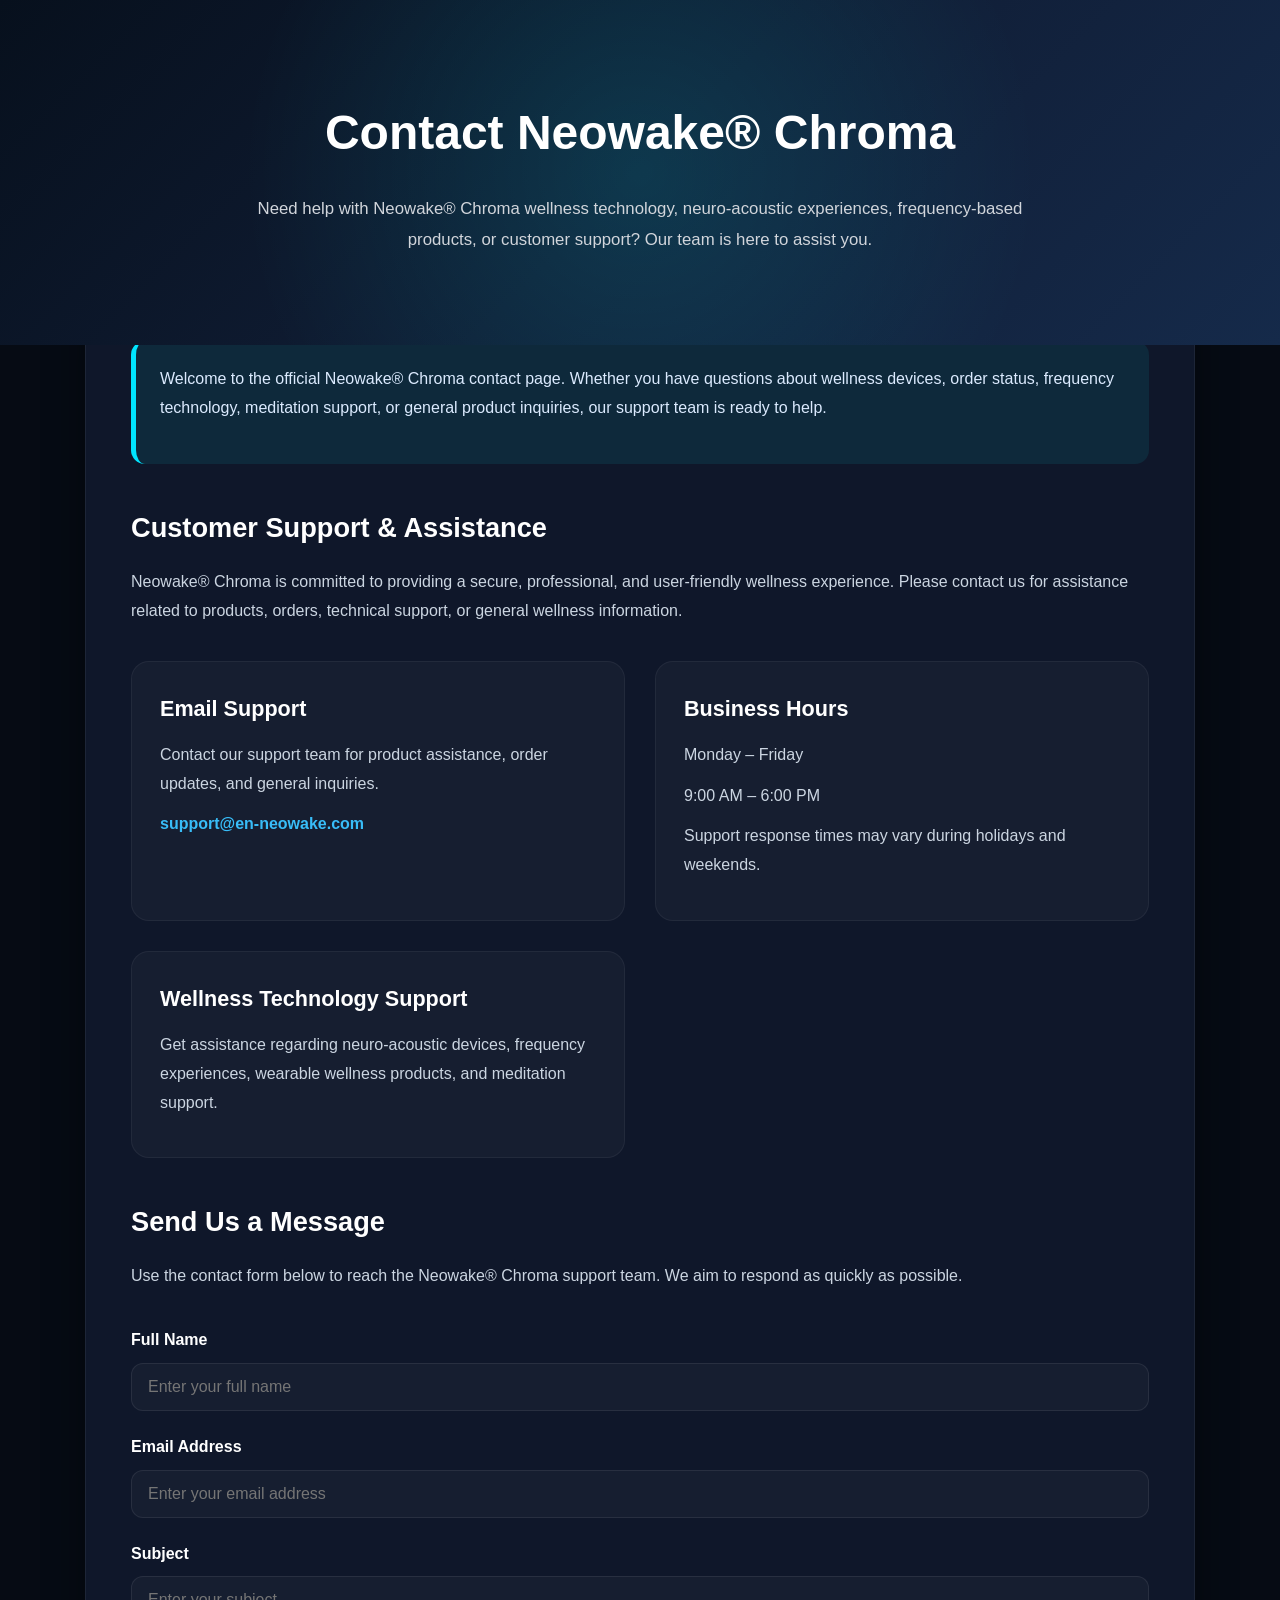
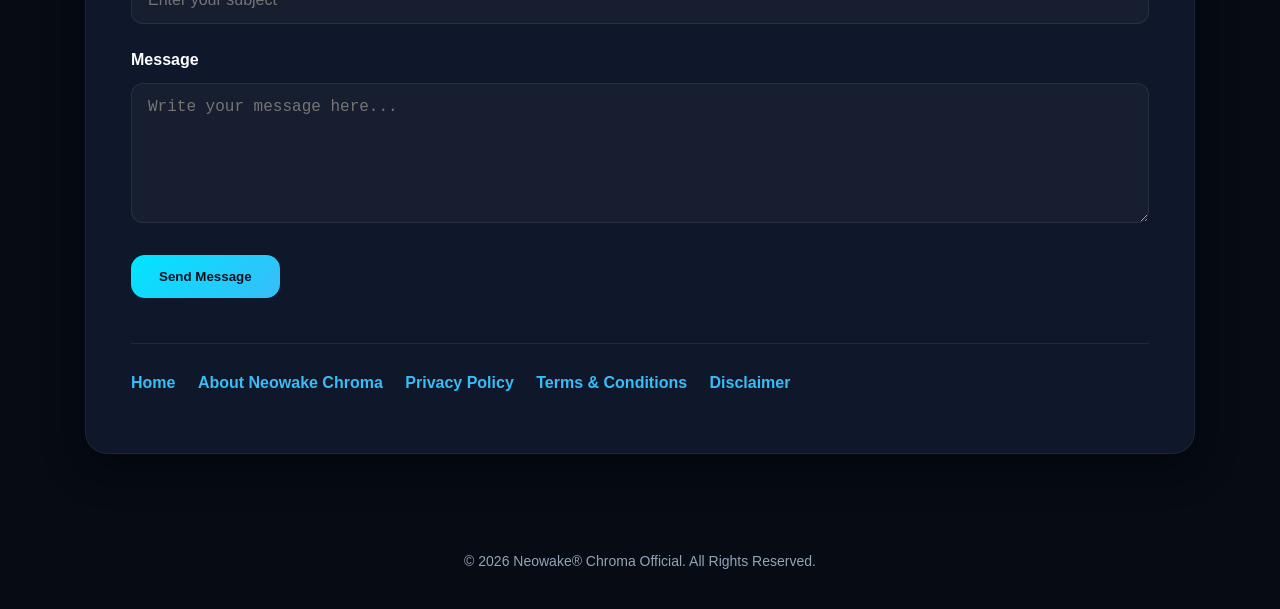
<file: contact.html>
<!doctype html>
<html lang="en">
  <head>
    <meta charset="UTF-8" />

    <meta name="viewport" content="width=device-width, initial-scale=1.0" />

    <!-- Primary SEO -->
    <title>
      Contact Neowake® Chroma | Official Wellness Technology Support
    </title>

    <meta
      name="description"
      content="Contact Neowake® Chroma for customer support, wellness technology assistance, order inquiries, neuro-acoustic product questions, and general information about frequency-based wellness devices."
    />

    <meta
      name="keywords"
      content="Contact Neowake Chroma, Neowake support, wellness technology support, brainwave entrainment contact, neuro acoustic device support, frequency wellness help"
    />

    <meta
      name="robots"
      content="index, follow, max-image-preview:large"
    />

    <meta name="author" content="Neowake Chroma" />

    <!-- Canonical -->
    <link
      rel="canonical"
      href="https://en-neowake.com/contact"
    />

    <!-- Open Graph -->
    <meta
      property="og:title"
      content="Contact Neowake® Chroma"
    />

    <meta
      property="og:description"
      content="Official Neowake® Chroma contact page for customer support and wellness technology assistance."
    />

    <meta property="og:type" content="website" />

    <meta
      property="og:url"
      content="https://en-neowake.com/contact"
    />

    <meta
      property="og:image"
      content="https://en-neowake.com/assets/images/ChromaFront-NoBG.webp"
    />

    <!-- Twitter -->
    <meta name="twitter:card" content="summary_large_image" />

    <meta
      name="twitter:title"
      content="Contact Neowake® Chroma"
    />

    <meta
      name="twitter:description"
      content="Get support and assistance for Neowake® Chroma wellness technology products."
    />

    <!-- Faster Crawling -->
    <link rel="preconnect" href="https://fonts.googleapis.com" />
    <link rel="dns-prefetch" href="//fonts.googleapis.com" />

    <!-- Favicon -->
    <link
      rel="shortcut icon"
      href="./assets/images/Chroma-Watch-Startseite-1.webp"
      type="image/x-icon"
    />

    <!-- Schema Markup -->
    <script type="application/ld+json">
      {
        "@context": "https://schema.org",
        "@type": "ContactPage",
        "name": "Neowake Chroma Contact Page",
        "url": "https://en-neowake.com/contact",
        "description": "Official contact page for Neowake Chroma wellness technology support.",
        "publisher": {
          "@type": "Organization",
          "name": "Neowake Chroma"
        }
      }
    </script>

    <style>
      * {
        margin: 0;
        padding: 0;
        box-sizing: border-box;
      }

      body {
        font-family: "Segoe UI", Arial, sans-serif;
        background: #060b14;
        color: #e2e8f0;
        line-height: 1.8;
      }

      .hero {
        background: linear-gradient(135deg, #07101d, #101d35, #152a4a);
        padding: 90px 20px;
        text-align: center;
        position: relative;
        overflow: hidden;
      }

      .hero::before {
        content: "";
        position: absolute;
        inset: 0;
        background: radial-gradient(
          circle at center,
          rgba(0, 255, 255, 0.12),
          transparent 60%
        );
      }

      .hero h1 {
        font-size: 3rem;
        margin-bottom: 18px;
        font-weight: 800;
        color: #ffffff;
        position: relative;
        z-index: 2;
      }

      .hero p {
        max-width: 780px;
        margin: auto;
        font-size: 1.05rem;
        color: #d1d5db;
        position: relative;
        z-index: 2;
      }

      .wrapper {
        max-width: 1150px;
        margin: -50px auto 60px;
        padding: 0 20px;
      }

      .content-box {
        background: #0f172a;
        border-radius: 22px;
        padding: 45px;
        box-shadow: 0 12px 40px rgba(0, 0, 0, 0.45);
        border: 1px solid rgba(255, 255, 255, 0.06);
      }

      .intro-box {
        background: rgba(0, 255, 255, 0.08);
        border-left: 5px solid #00e5ff;
        padding: 24px;
        border-radius: 14px;
        margin-bottom: 35px;
      }

      .intro-box p {
        color: #dbeafe;
      }

      h2 {
        color: #ffffff;
        margin-top: 40px;
        margin-bottom: 15px;
        font-size: 1.7rem;
        font-weight: 700;
      }

      p {
        margin-bottom: 18px;
        color: #cbd5e1;
        font-size: 1rem;
      }

      .contact-grid {
        display: grid;
        grid-template-columns: repeat(auto-fit, minmax(320px, 1fr));
        gap: 30px;
        margin-top: 35px;
      }

      .contact-card {
        background: rgba(255, 255, 255, 0.03);
        border-radius: 18px;
        padding: 28px;
        border: 1px solid rgba(255, 255, 255, 0.05);
      }

      .contact-card h3 {
        color: #ffffff;
        margin-bottom: 12px;
        font-size: 1.35rem;
      }

      .contact-card p {
        margin-bottom: 12px;
      }

      a {
        color: #38bdf8;
        text-decoration: none;
        font-weight: 600;
      }

      a:hover {
        text-decoration: underline;
      }

      form {
        margin-top: 35px;
      }

      .form-group {
        margin-bottom: 22px;
      }

      label {
        display: block;
        margin-bottom: 8px;
        color: #ffffff;
        font-weight: 600;
      }

      input,
      textarea {
        width: 100%;
        padding: 14px 16px;
        border-radius: 12px;
        border: 1px solid rgba(255, 255, 255, 0.08);
        background: rgba(255, 255, 255, 0.03);
        color: #ffffff;
        outline: none;
        font-size: 1rem;
      }

      textarea {
        min-height: 140px;
        resize: vertical;
      }

      input:focus,
      textarea:focus {
        border-color: #38bdf8;
      }

      .btn {
        display: inline-block;
        padding: 14px 28px;
        border-radius: 14px;
        background: linear-gradient(135deg, #00e5ff, #38bdf8);
        color: #06111f;
        font-weight: 700;
        border: none;
        cursor: pointer;
        transition: 0.3s ease;
      }

      .btn:hover {
        transform: translateY(-2px);
      }

      .seo-links {
        margin-top: 45px;
        padding-top: 25px;
        border-top: 1px solid rgba(255, 255, 255, 0.08);
      }

      .seo-links a {
        margin-right: 18px;
        display: inline-block;
        margin-bottom: 10px;
      }

      .footer {
        text-align: center;
        padding: 35px 20px;
        color: #94a3b8;
        font-size: 14px;
      }

      @media (max-width: 768px) {
        .hero {
          padding: 65px 20px;
        }

        .hero h1 {
          font-size: 2.2rem;
        }

        .hero p {
          font-size: 1rem;
        }

        .content-box {
          padding: 28px 22px;
        }

        h2 {
          font-size: 1.4rem;
        }

        p {
          font-size: 0.97rem;
        }
      }
    </style>
  </head>

  <body>

    <!-- HERO -->
    <section class="hero">
      <h1>Contact Neowake® Chroma</h1>

      <p>
        Need help with Neowake® Chroma wellness technology, neuro-acoustic
        experiences, frequency-based products, or customer support? Our team is
        here to assist you.
      </p>
    </section>

    <!-- CONTENT -->
    <div class="wrapper">
      <div class="content-box">

        <div class="intro-box">
          <p>
            Welcome to the official Neowake® Chroma contact page. Whether you
            have questions about wellness devices, order status, frequency
            technology, meditation support, or general product inquiries, our
            support team is ready to help.
          </p>
        </div>

        <h2>Customer Support & Assistance</h2>

        <p>
          Neowake® Chroma is committed to providing a secure, professional, and
          user-friendly wellness experience. Please contact us for assistance
          related to products, orders, technical support, or general wellness
          information.
        </p>

        <div class="contact-grid">

          <div class="contact-card">
            <h3>Email Support</h3>

            <p>
              Contact our support team for product assistance, order updates,
              and general inquiries.
            </p>

            <p>
              <a href="mailto:support@en-neowake.com">
                support@en-neowake.com
              </a>
            </p>
          </div>

          <div class="contact-card">
            <h3>Business Hours</h3>

            <p>
              Monday – Friday
            </p>

            <p>
              9:00 AM – 6:00 PM
            </p>

            <p>
              Support response times may vary during holidays and weekends.
            </p>
          </div>

          <div class="contact-card">
            <h3>Wellness Technology Support</h3>

            <p>
              Get assistance regarding neuro-acoustic devices, frequency
              experiences, wearable wellness products, and meditation support.
            </p>
          </div>

        </div>

        <h2>Send Us a Message</h2>

        <p>
          Use the contact form below to reach the Neowake® Chroma support team.
          We aim to respond as quickly as possible.
        </p>

        <form>

          <div class="form-group">
            <label for="name">Full Name</label>

            <input
              type="text"
              id="name"
              name="name"
              placeholder="Enter your full name"
              required
            />
          </div>

          <div class="form-group">
            <label for="email">Email Address</label>

            <input
              type="email"
              id="email"
              name="email"
              placeholder="Enter your email address"
              required
            />
          </div>

          <div class="form-group">
            <label for="subject">Subject</label>

            <input
              type="text"
              id="subject"
              name="subject"
              placeholder="Enter your subject"
              required
            />
          </div>

          <div class="form-group">
            <label for="message">Message</label>

            <textarea
              id="message"
              name="message"
              placeholder="Write your message here..."
              required
            ></textarea>
          </div>

          <button type="submit" class="btn">
            Send Message
          </button>

        </form>

        <!-- Internal SEO Linking -->
        <div class="seo-links">
          <a href="/">Home</a>
          <a href="/about">About Neowake Chroma</a>
          <a href="/privacy">Privacy Policy</a>
          <a href="/terms">Terms & Conditions</a>
          <a href="/disclaimer">Disclaimer</a>
        </div>

      </div>
    </div>

    <!-- FOOTER -->
    <div class="footer">
      © 2026 Neowake® Chroma Official. All Rights Reserved.
    </div>

  </body>
<html>
</file>
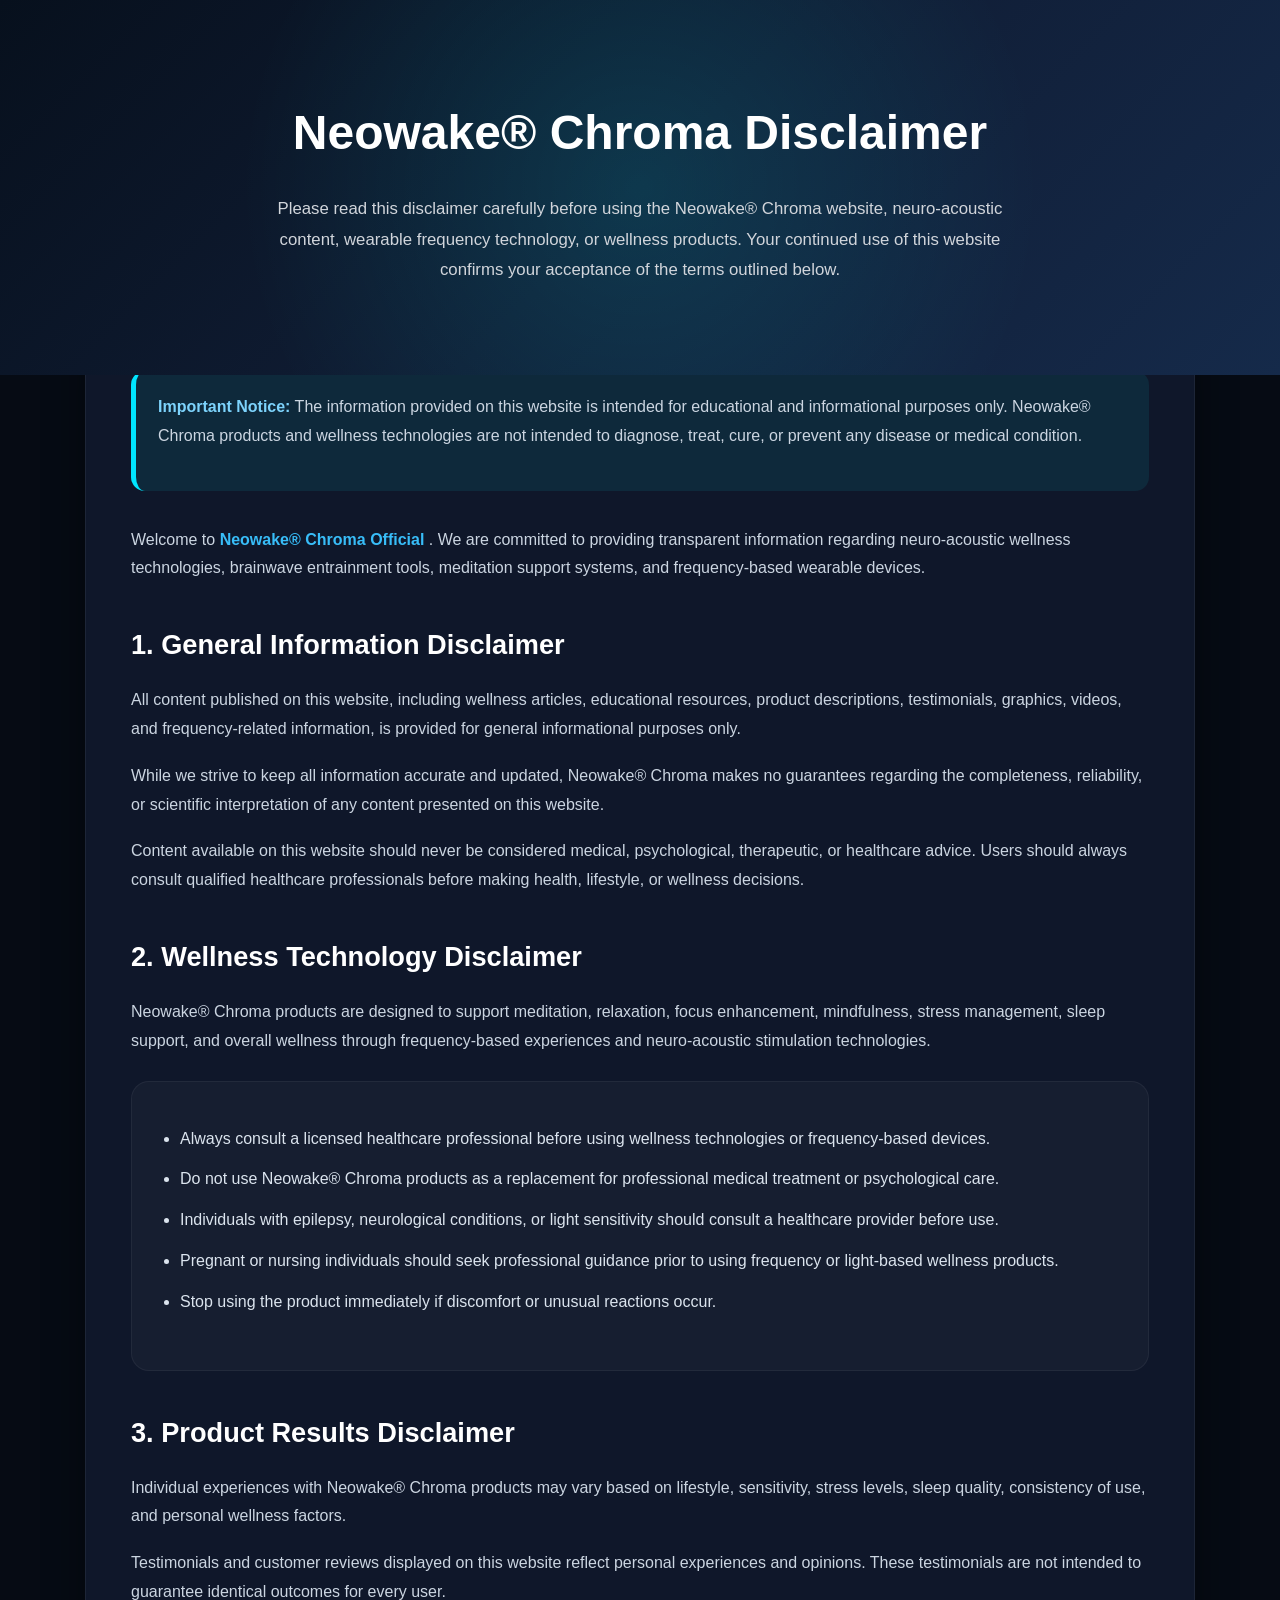
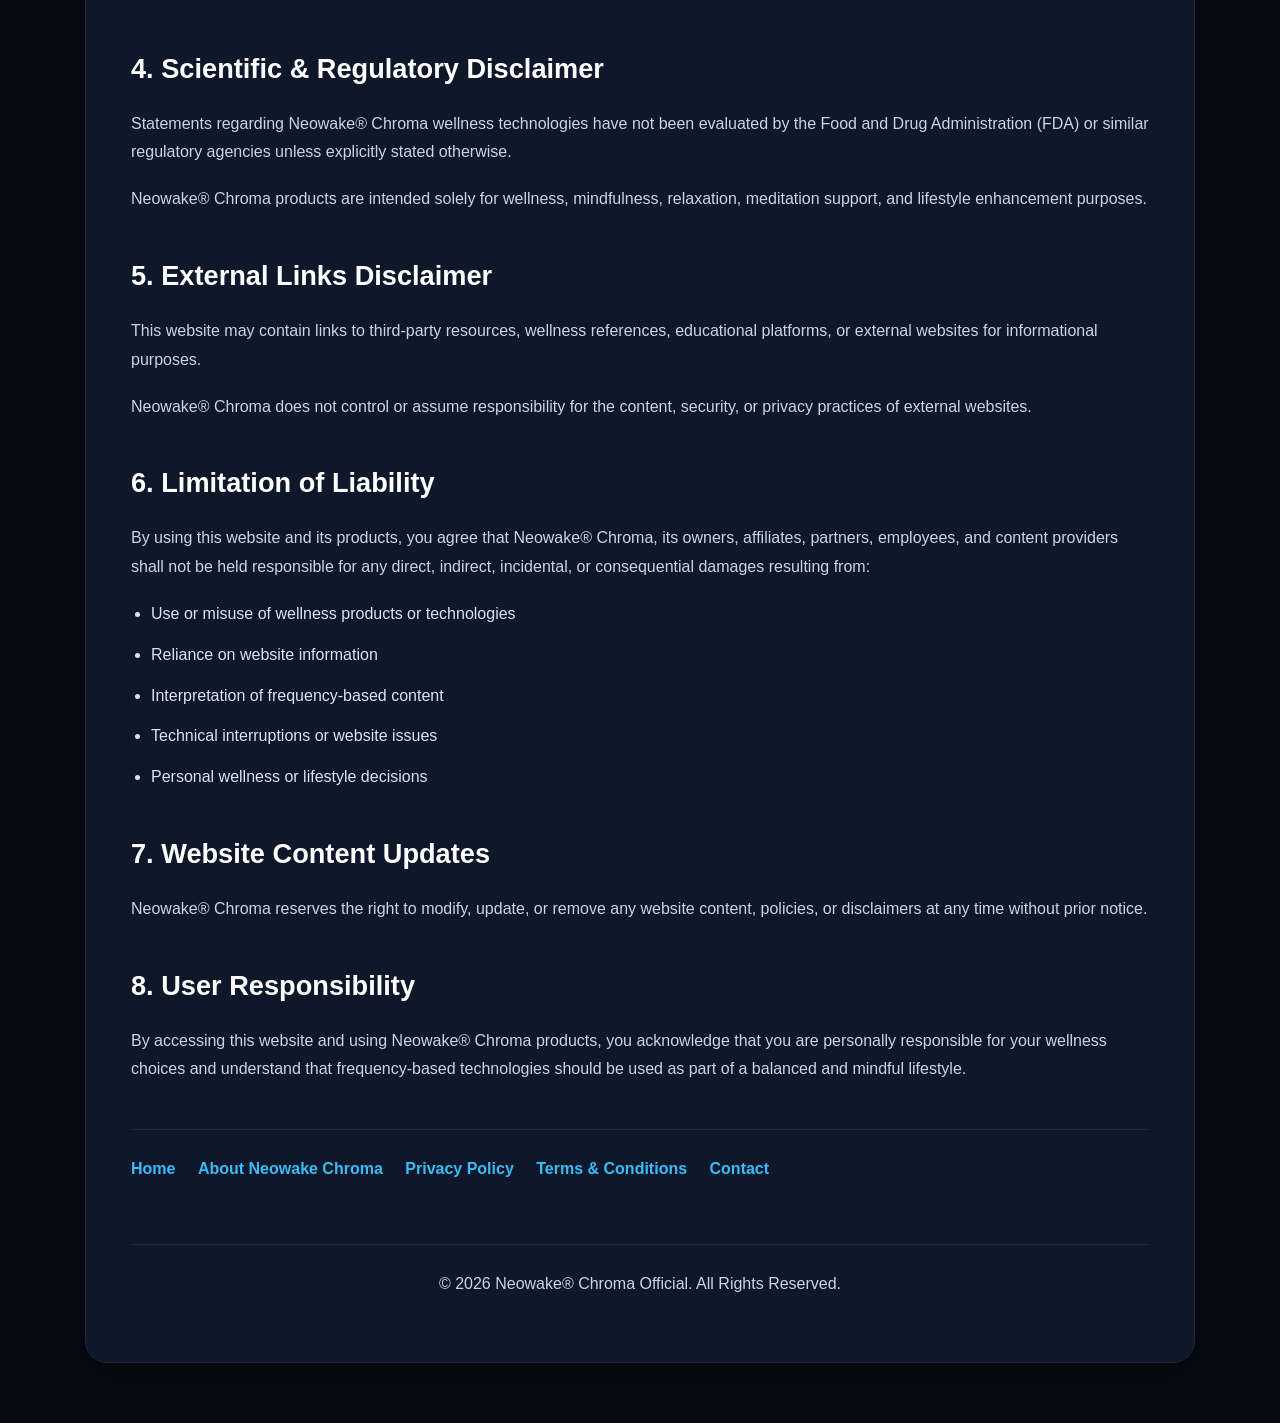
<file: disclaimer.html>
<!doctype html>
<html lang="en">
  <head>
    <meta charset="UTF-8" />

    <link
      rel="shortcut icon"
      href="./assets/images/Chroma-Watch-Startseite-1.webp"
      type="image/x-icon"
    />

    <meta name="viewport" content="width=device-width, initial-scale=1.0" />

    <!-- Primary SEO -->
    <title>
      Neowake® Chroma Disclaimer | Official Wellness & Frequency Device Notice
    </title>

    <meta
      name="description"
      content="Read the official Neowake® Chroma Disclaimer. Learn important information about brainwave entrainment, frequency wellness devices, light therapy technology, meditation support, and website usage policies."
    />

    <meta
      name="keywords"
      content="Neowake Chroma disclaimer, Neowake disclaimer, brainwave entrainment disclaimer, frequency wellness device, light therapy wearable disclaimer, neuro acoustic disclaimer, meditation device notice, wellness technology disclaimer"
    />

    <meta name="robots" content="index, follow, max-image-preview:large" />

    <meta name="author" content="Neowake Chroma" />

    <!-- Canonical -->
    <link
      rel="canonical"
      href="https://en-neowake.com/disclaimer"
    />

    <!-- Open Graph -->
    <meta
      property="og:title"
      content="Neowake® Chroma Disclaimer | Official Information"
    />

    <meta
      property="og:description"
      content="Official disclaimer page for Neowake® Chroma wellness technology, frequency devices, and neuro-acoustic products."
    />

    <meta property="og:type" content="website" />

    <meta
      property="og:url"
      content="https://en-neowake.com/disclaimer"
    />

    <meta
      property="og:image"
      content="https://en-neowake.com/assets/images/ChromaFront-NoBG.webp"
    />

    <!-- Twitter -->
    <meta name="twitter:card" content="summary_large_image" />

    <meta
      name="twitter:title"
      content="Neowake® Chroma Disclaimer"
    />

    <meta
      name="twitter:description"
      content="Important disclaimer and wellness information regarding Neowake® Chroma frequency technology."
    />

    <!-- Faster Indexing + Internal SEO -->
    <link rel="preconnect" href="https://fonts.googleapis.com" />
    <link rel="dns-prefetch" href="//fonts.googleapis.com" />

    <!-- Schema Markup -->
    <script type="application/ld+json">
      {
        "@context": "https://schema.org",
        "@type": "WebPage",
        "name": "Neowake Chroma Disclaimer",
        "description": "Official disclaimer page for Neowake Chroma wellness technology and frequency devices.",
        "publisher": {
          "@type": "Organization",
          "name": "Neowake Chroma"
        }
      }
    </script>

    <style>
      * {
        margin: 0;
        padding: 0;
        box-sizing: border-box;
      }

      body {
        font-family: "Segoe UI", Arial, sans-serif;
        background: #060b14;
        color: #e2e8f0;
        line-height: 1.8;
      }

      .hero {
        background: linear-gradient(135deg, #07101d, #101d35, #152a4a);
        padding: 90px 20px;
        text-align: center;
        position: relative;
        overflow: hidden;
      }

      .hero::before {
        content: "";
        position: absolute;
        inset: 0;
        background: radial-gradient(
          circle at center,
          rgba(0, 255, 255, 0.12),
          transparent 60%
        );
      }

      .hero h1 {
        font-size: 3rem;
        font-weight: 800;
        margin-bottom: 18px;
        color: #ffffff;
        position: relative;
        z-index: 2;
      }

      .hero p {
        max-width: 780px;
        margin: auto;
        font-size: 1.05rem;
        color: #d1d5db;
        position: relative;
        z-index: 2;
      }

      .container {
        max-width: 1150px;
        margin: -50px auto 60px;
        padding: 0 20px;
      }

      .content-box {
        background: #0f172a;
        border-radius: 22px;
        padding: 45px;
        box-shadow: 0 12px 40px rgba(0, 0, 0, 0.45);
        border: 1px solid rgba(255, 255, 255, 0.06);
      }

      .notice-box {
        background: rgba(0, 255, 255, 0.08);
        border-left: 5px solid #00e5ff;
        padding: 22px;
        border-radius: 14px;
        margin-bottom: 35px;
      }

      .notice-box strong {
        color: #7dd3fc;
      }

      h2 {
        color: #ffffff;
        margin-top: 38px;
        margin-bottom: 16px;
        font-size: 1.7rem;
      }

      p {
        margin-bottom: 18px;
        font-size: 1rem;
        color: #cbd5e1;
      }

      ul {
        margin: 15px 0 25px 20px;
      }

      ul li {
        margin-bottom: 12px;
        color: #dbe4ee;
      }

      a {
        color: #38bdf8;
        text-decoration: none;
        font-weight: 600;
      }

      a:hover {
        text-decoration: underline;
      }

      .highlight {
        background: rgba(255, 255, 255, 0.03);
        padding: 28px;
        border-radius: 18px;
        margin-top: 25px;
        border: 1px solid rgba(255, 255, 255, 0.05);
      }

      .seo-links {
        margin-top: 45px;
        padding-top: 25px;
        border-top: 1px solid rgba(255, 255, 255, 0.08);
      }

      .seo-links a {
        margin-right: 18px;
        display: inline-block;
        margin-bottom: 10px;
      }

      .footer {
        text-align: center;
        margin-top: 50px;
        padding-top: 25px;
        border-top: 1px solid rgba(255, 255, 255, 0.08);
        font-size: 14px;
        color: #94a3b8;
      }

      @media (max-width: 768px) {
        .hero {
          padding: 65px 20px;
        }

        .hero h1 {
          font-size: 2.2rem;
        }

        .content-box {
          padding: 25px;
        }

        h2 {
          font-size: 1.4rem;
        }

        p,
        li {
          font-size: 0.97rem;
        }
      }
    </style>
  </head>

  <body>

    <section class="hero">
      <h1>Neowake® Chroma Disclaimer</h1>

      <p>
        Please read this disclaimer carefully before using the Neowake® Chroma
        website, neuro-acoustic content, wearable frequency technology, or
        wellness products. Your continued use of this website confirms your
        acceptance of the terms outlined below.
      </p>
    </section>

    <div class="container">
      <div class="content-box">

        <div class="notice-box">
          <p>
            <strong>Important Notice:</strong>
            The information provided on this website is intended for educational
            and informational purposes only. Neowake® Chroma products and
            wellness technologies are not intended to diagnose, treat, cure, or
            prevent any disease or medical condition.
          </p>
        </div>

        <p>
          Welcome to
          <a href="https://en-neowake.com">
            Neowake® Chroma Official
          </a>.
          We are committed to providing transparent information regarding
          neuro-acoustic wellness technologies, brainwave entrainment tools,
          meditation support systems, and frequency-based wearable devices.
        </p>

        <h2>1. General Information Disclaimer</h2>

        <p>
          All content published on this website, including wellness articles,
          educational resources, product descriptions, testimonials, graphics,
          videos, and frequency-related information, is provided for general
          informational purposes only.
        </p>

        <p>
          While we strive to keep all information accurate and updated,
          Neowake® Chroma makes no guarantees regarding the completeness,
          reliability, or scientific interpretation of any content presented on
          this website.
        </p>

        <p>
          Content available on this website should never be considered medical,
          psychological, therapeutic, or healthcare advice. Users should always
          consult qualified healthcare professionals before making health,
          lifestyle, or wellness decisions.
        </p>

        <h2>2. Wellness Technology Disclaimer</h2>

        <p>
          Neowake® Chroma products are designed to support meditation,
          relaxation, focus enhancement, mindfulness, stress management, sleep
          support, and overall wellness through frequency-based experiences and
          neuro-acoustic stimulation technologies.
        </p>

        <div class="highlight">
          <ul>
            <li>
              Always consult a licensed healthcare professional before using
              wellness technologies or frequency-based devices.
            </li>

            <li>
              Do not use Neowake® Chroma products as a replacement for
              professional medical treatment or psychological care.
            </li>

            <li>
              Individuals with epilepsy, neurological conditions, or light
              sensitivity should consult a healthcare provider before use.
            </li>

            <li>
              Pregnant or nursing individuals should seek professional guidance
              prior to using frequency or light-based wellness products.
            </li>

            <li>
              Stop using the product immediately if discomfort or unusual
              reactions occur.
            </li>
          </ul>
        </div>

        <h2>3. Product Results Disclaimer</h2>

        <p>
          Individual experiences with Neowake® Chroma products may vary based
          on lifestyle, sensitivity, stress levels, sleep quality, consistency
          of use, and personal wellness factors.
        </p>

        <p>
          Testimonials and customer reviews displayed on this website reflect
          personal experiences and opinions. These testimonials are not intended
          to guarantee identical outcomes for every user.
        </p>

        <h2>4. Scientific & Regulatory Disclaimer</h2>

        <p>
          Statements regarding Neowake® Chroma wellness technologies have not
          been evaluated by the Food and Drug Administration (FDA) or similar
          regulatory agencies unless explicitly stated otherwise.
        </p>

        <p>
          Neowake® Chroma products are intended solely for wellness,
          mindfulness, relaxation, meditation support, and lifestyle
          enhancement purposes.
        </p>

        <h2>5. External Links Disclaimer</h2>

        <p>
          This website may contain links to third-party resources, wellness
          references, educational platforms, or external websites for
          informational purposes.
        </p>

        <p>
          Neowake® Chroma does not control or assume responsibility for the
          content, security, or privacy practices of external websites.
        </p>

        <h2>6. Limitation of Liability</h2>

        <p>
          By using this website and its products, you agree that Neowake®
          Chroma, its owners, affiliates, partners, employees, and content
          providers shall not be held responsible for any direct, indirect,
          incidental, or consequential damages resulting from:
        </p>

        <ul>
          <li>Use or misuse of wellness products or technologies</li>
          <li>Reliance on website information</li>
          <li>Interpretation of frequency-based content</li>
          <li>Technical interruptions or website issues</li>
          <li>Personal wellness or lifestyle decisions</li>
        </ul>

        <h2>7. Website Content Updates</h2>

        <p>
          Neowake® Chroma reserves the right to modify, update, or remove any
          website content, policies, or disclaimers at any time without prior
          notice.
        </p>

        <h2>8. User Responsibility</h2>

        <p>
          By accessing this website and using Neowake® Chroma products, you
          acknowledge that you are personally responsible for your wellness
          choices and understand that frequency-based technologies should be
          used as part of a balanced and mindful lifestyle.
        </p>

        <!-- Internal Linking SEO Boost -->
        <div class="seo-links">
          <a href="/">Home</a>
          <a href="/about">About Neowake Chroma</a>
          <a href="/privacy">Privacy Policy</a>
          <a href="/terms">Terms & Conditions</a>
          <a href="/contact">Contact</a>
        </div>

        <div class="footer">
          <p>
            © 2026 Neowake® Chroma Official. All Rights Reserved.
          </p>
        </div>

      </div>
    </div>

  </body>
</html>
</file>
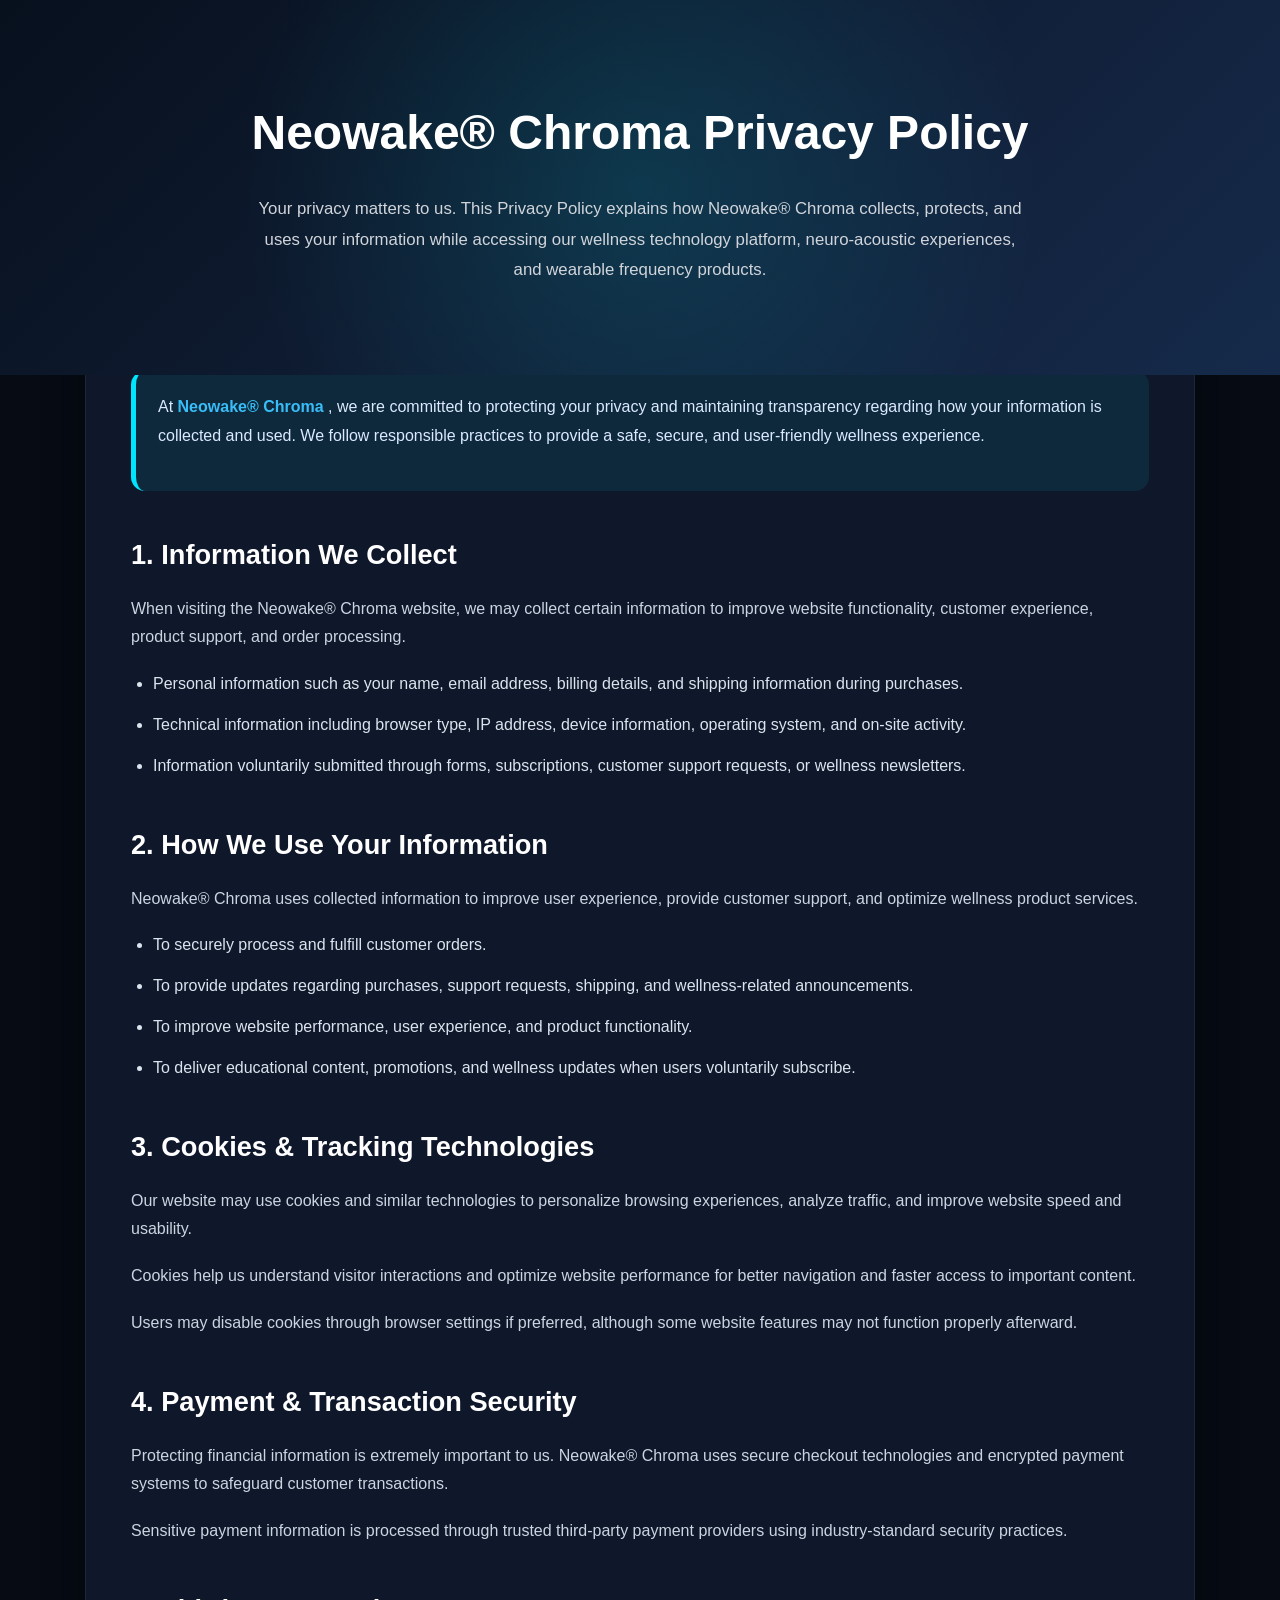
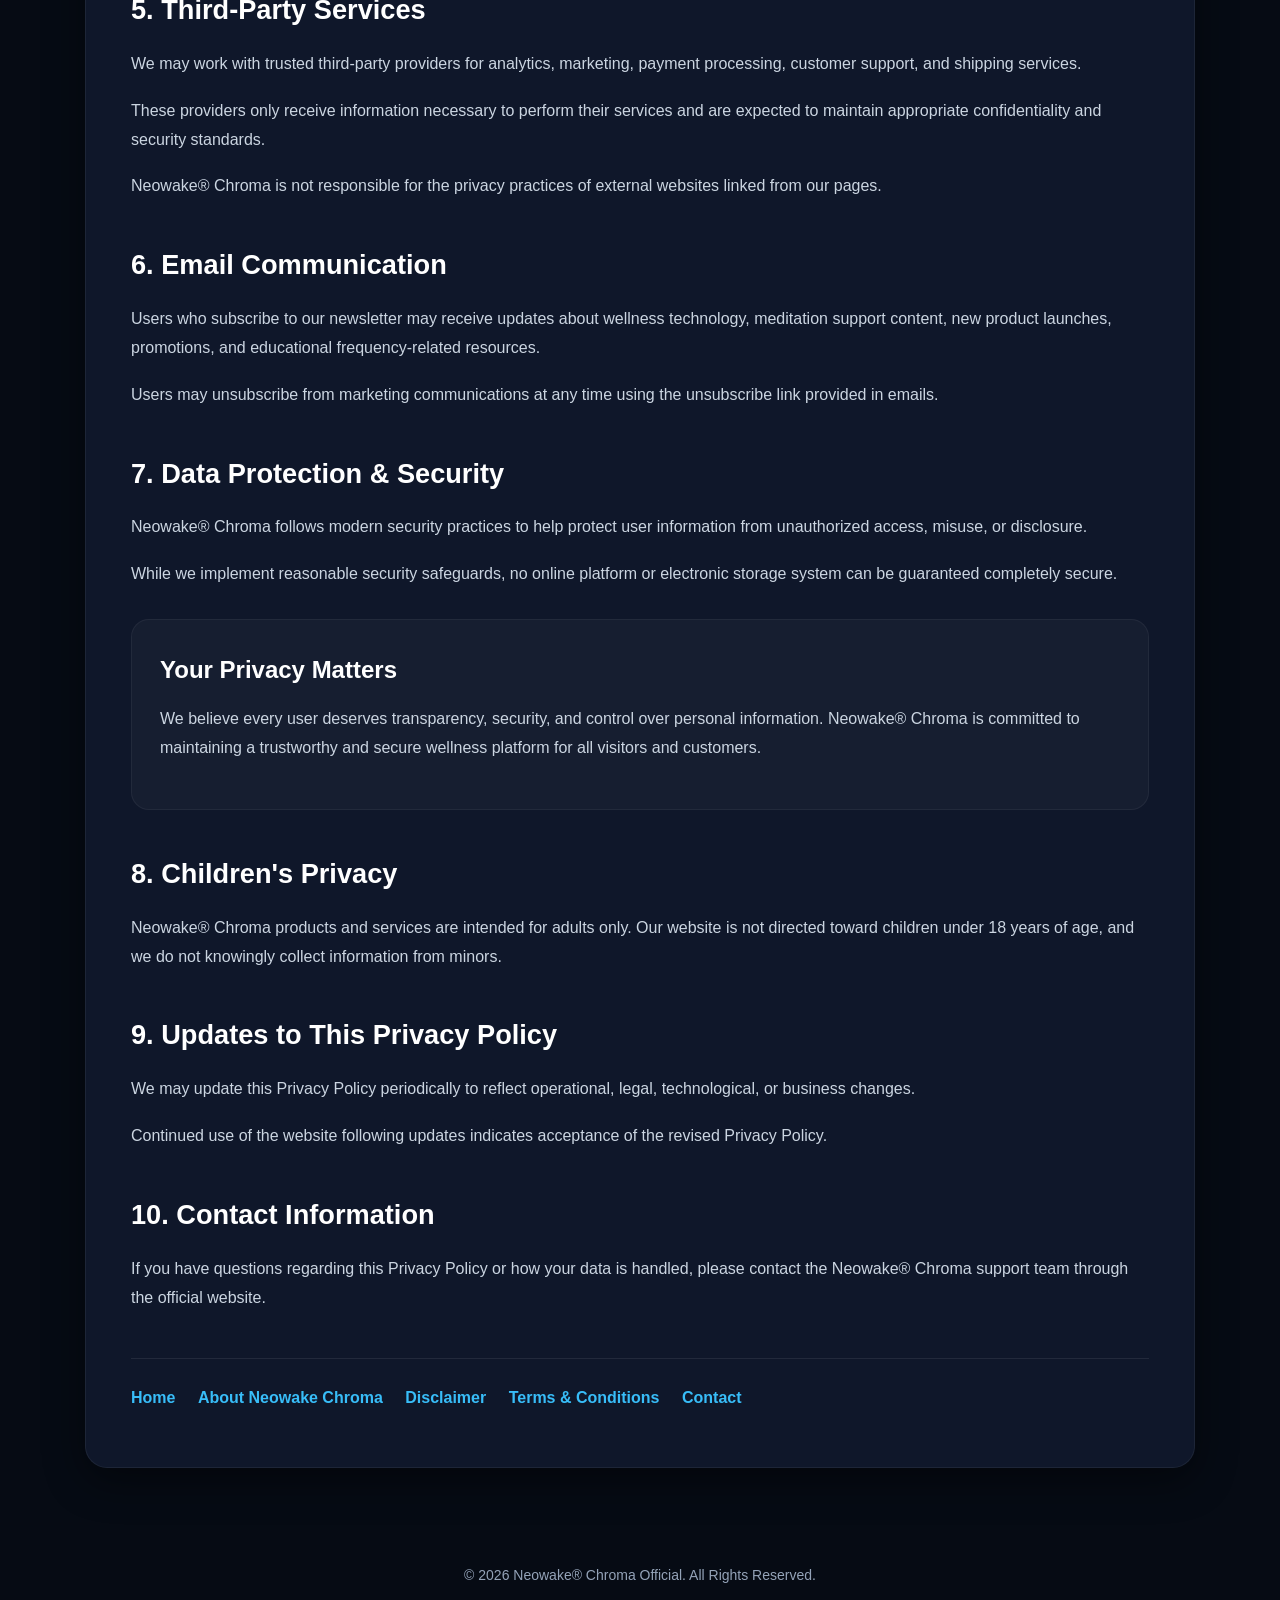
<file: privacy.html>
<!doctype html>
<html lang="en">
  <head>
    <meta charset="UTF-8" />

    <meta name="viewport" content="width=device-width, initial-scale=1.0" />

    <!-- SEO -->
    <title>
      Neowake® Chroma Privacy Policy | Official Wellness Technology Website
    </title>

    <meta
      name="description"
      content="Read the official Neowake® Chroma Privacy Policy to understand how your personal information is collected, protected, and used while accessing our wellness technology website and neuro-acoustic products."
    />

    <meta
      name="keywords"
      content="Neowake Chroma privacy policy, Neowake privacy, brainwave entrainment privacy policy, neuro acoustic technology privacy, frequency device data protection, wellness technology website privacy"
    />

    <meta
      name="robots"
      content="index, follow, max-image-preview:large"
    />

    <meta name="author" content="Neowake Chroma" />

    <!-- Canonical -->
    <link
      rel="canonical"
      href="https://en-neowake.com/privacy"
    />

    <!-- Open Graph -->
    <meta
      property="og:title"
      content="Neowake® Chroma Privacy Policy"
    />

    <meta
      property="og:description"
      content="Official privacy policy for Neowake® Chroma wellness technology and neuro-acoustic products."
    />

    <meta property="og:type" content="website" />

    <meta
      property="og:url"
      content="https://en-neowake.com/privacy"
    />

    <meta
      property="og:image"
      content="https://en-neowake.com/assets/images/ChromaFront-NoBG.webp"
    />

    <!-- Twitter -->
    <meta name="twitter:card" content="summary_large_image" />

    <meta
      name="twitter:title"
      content="Neowake® Chroma Privacy Policy"
    />

    <meta
      name="twitter:description"
      content="Learn how Neowake® Chroma protects your data and privacy."
    />

    <!-- Faster SEO Crawling -->
    <link rel="preconnect" href="https://fonts.googleapis.com" />
    <link rel="dns-prefetch" href="//fonts.googleapis.com" />

    <!-- Favicon -->
    <link
      rel="shortcut icon"
      href="./assets/images/Chroma-Watch-Startseite-1.webp"
      type="image/x-icon"
    />

    <!-- Schema -->
    <script type="application/ld+json">
      {
        "@context": "https://schema.org",
        "@type": "PrivacyPolicy",
        "name": "Neowake Chroma Privacy Policy",
        "url": "https://en-neowake.com/privacy",
        "publisher": {
          "@type": "Organization",
          "name": "Neowake Chroma"
        }
      }
    </script>

    <style>
      * {
        margin: 0;
        padding: 0;
        box-sizing: border-box;
      }

      body {
        font-family: "Segoe UI", Arial, sans-serif;
        background: #060b14;
        color: #e2e8f0;
        line-height: 1.8;
      }

      .hero {
        background: linear-gradient(135deg, #07101d, #101d35, #152a4a);
        padding: 90px 20px;
        text-align: center;
        position: relative;
        overflow: hidden;
      }

      .hero::before {
        content: "";
        position: absolute;
        inset: 0;
        background: radial-gradient(
          circle at center,
          rgba(0, 255, 255, 0.12),
          transparent 60%
        );
      }

      .hero h1 {
        font-size: 3rem;
        margin-bottom: 18px;
        font-weight: 800;
        color: #ffffff;
        position: relative;
        z-index: 2;
      }

      .hero p {
        max-width: 780px;
        margin: auto;
        font-size: 1.05rem;
        color: #d1d5db;
        position: relative;
        z-index: 2;
      }

      .wrapper {
        max-width: 1150px;
        margin: -50px auto 60px;
        padding: 0 20px;
      }

      .content-box {
        background: #0f172a;
        border-radius: 22px;
        padding: 45px;
        box-shadow: 0 12px 40px rgba(0, 0, 0, 0.45);
        border: 1px solid rgba(255, 255, 255, 0.06);
      }

      .intro-box {
        background: rgba(0, 255, 255, 0.08);
        border-left: 5px solid #00e5ff;
        padding: 22px;
        border-radius: 14px;
        margin-bottom: 35px;
      }

      .intro-box p {
        color: #dbeafe;
      }

      h2 {
        color: #ffffff;
        margin-top: 40px;
        margin-bottom: 15px;
        font-size: 1.7rem;
        font-weight: 700;
      }

      p {
        margin-bottom: 18px;
        color: #cbd5e1;
        font-size: 1rem;
      }

      ul {
        padding-left: 22px;
        margin-bottom: 22px;
      }

      ul li {
        margin-bottom: 12px;
        color: #dbe4ee;
      }

      a {
        color: #38bdf8;
        text-decoration: none;
        font-weight: 600;
      }

      a:hover {
        text-decoration: underline;
      }

      .highlight-box {
        background: rgba(255, 255, 255, 0.03);
        border-radius: 18px;
        padding: 28px;
        margin-top: 30px;
        border: 1px solid rgba(255, 255, 255, 0.05);
      }

      .highlight-box h3 {
        color: #ffffff;
        margin-bottom: 14px;
        font-size: 1.5rem;
      }

      .seo-links {
        margin-top: 45px;
        padding-top: 25px;
        border-top: 1px solid rgba(255, 255, 255, 0.08);
      }

      .seo-links a {
        margin-right: 18px;
        display: inline-block;
        margin-bottom: 10px;
      }

      .footer {
        text-align: center;
        padding: 35px 20px;
        color: #94a3b8;
        font-size: 14px;
      }

      @media (max-width: 768px) {
        .hero {
          padding: 65px 20px;
        }

        .hero h1 {
          font-size: 2.2rem;
        }

        .hero p {
          font-size: 1rem;
        }

        .content-box {
          padding: 28px 22px;
        }

        h2 {
          font-size: 1.4rem;
        }

        p,
        li {
          font-size: 0.97rem;
        }
      }
    </style>
  </head>

  <body>

    <!-- HERO -->
    <section class="hero">
      <h1>Neowake® Chroma Privacy Policy</h1>

      <p>
        Your privacy matters to us. This Privacy Policy explains how
        Neowake® Chroma collects, protects, and uses your information while
        accessing our wellness technology platform, neuro-acoustic experiences,
        and wearable frequency products.
      </p>
    </section>

    <!-- CONTENT -->
    <div class="wrapper">
      <div class="content-box">

        <div class="intro-box">
          <p>
            At
            <a href="https://en-neowake.com/">
              Neowake® Chroma
            </a>,
            we are committed to protecting your privacy and maintaining
            transparency regarding how your information is collected and used.
            We follow responsible practices to provide a safe, secure, and
            user-friendly wellness experience.
          </p>
        </div>

        <h2>1. Information We Collect</h2>

        <p>
          When visiting the Neowake® Chroma website, we may collect certain
          information to improve website functionality, customer experience,
          product support, and order processing.
        </p>

        <ul>
          <li>
            Personal information such as your name, email address, billing
            details, and shipping information during purchases.
          </li>

          <li>
            Technical information including browser type, IP address, device
            information, operating system, and on-site activity.
          </li>

          <li>
            Information voluntarily submitted through forms, subscriptions,
            customer support requests, or wellness newsletters.
          </li>
        </ul>

        <h2>2. How We Use Your Information</h2>

        <p>
          Neowake® Chroma uses collected information to improve user
          experience, provide customer support, and optimize wellness product
          services.
        </p>

        <ul>
          <li>To securely process and fulfill customer orders.</li>

          <li>
            To provide updates regarding purchases, support requests, shipping,
            and wellness-related announcements.
          </li>

          <li>
            To improve website performance, user experience, and product
            functionality.
          </li>

          <li>
            To deliver educational content, promotions, and wellness updates
            when users voluntarily subscribe.
          </li>
        </ul>

        <h2>3. Cookies & Tracking Technologies</h2>

        <p>
          Our website may use cookies and similar technologies to personalize
          browsing experiences, analyze traffic, and improve website speed and
          usability.
        </p>

        <p>
          Cookies help us understand visitor interactions and optimize website
          performance for better navigation and faster access to important
          content.
        </p>

        <p>
          Users may disable cookies through browser settings if preferred,
          although some website features may not function properly afterward.
        </p>

        <h2>4. Payment & Transaction Security</h2>

        <p>
          Protecting financial information is extremely important to us.
          Neowake® Chroma uses secure checkout technologies and encrypted
          payment systems to safeguard customer transactions.
        </p>

        <p>
          Sensitive payment information is processed through trusted third-party
          payment providers using industry-standard security practices.
        </p>

        <h2>5. Third-Party Services</h2>

        <p>
          We may work with trusted third-party providers for analytics,
          marketing, payment processing, customer support, and shipping
          services.
        </p>

        <p>
          These providers only receive information necessary to perform their
          services and are expected to maintain appropriate confidentiality and
          security standards.
        </p>

        <p>
          Neowake® Chroma is not responsible for the privacy practices of
          external websites linked from our pages.
        </p>

        <h2>6. Email Communication</h2>

        <p>
          Users who subscribe to our newsletter may receive updates about
          wellness technology, meditation support content, new product launches,
          promotions, and educational frequency-related resources.
        </p>

        <p>
          Users may unsubscribe from marketing communications at any time using
          the unsubscribe link provided in emails.
        </p>

        <h2>7. Data Protection & Security</h2>

        <p>
          Neowake® Chroma follows modern security practices to help protect user
          information from unauthorized access, misuse, or disclosure.
        </p>

        <p>
          While we implement reasonable security safeguards, no online platform
          or electronic storage system can be guaranteed completely secure.
        </p>

        <div class="highlight-box">
          <h3>Your Privacy Matters</h3>

          <p>
            We believe every user deserves transparency, security, and control
            over personal information. Neowake® Chroma is committed to
            maintaining a trustworthy and secure wellness platform for all
            visitors and customers.
          </p>
        </div>

        <h2>8. Children's Privacy</h2>

        <p>
          Neowake® Chroma products and services are intended for adults only.
          Our website is not directed toward children under 18 years of age,
          and we do not knowingly collect information from minors.
        </p>

        <h2>9. Updates to This Privacy Policy</h2>

        <p>
          We may update this Privacy Policy periodically to reflect operational,
          legal, technological, or business changes.
        </p>

        <p>
          Continued use of the website following updates indicates acceptance
          of the revised Privacy Policy.
        </p>

        <h2>10. Contact Information</h2>

        <p>
          If you have questions regarding this Privacy Policy or how your data
          is handled, please contact the Neowake® Chroma support team through
          the official website.
        </p>

        <!-- Internal SEO Linking -->
        <div class="seo-links">
          <a href="/">Home</a>
          <a href="/about">About Neowake Chroma</a>
          <a href="/disclaimer">Disclaimer</a>
          <a href="/terms">Terms & Conditions</a>
          <a href="/contact">Contact</a>
        </div>

      </div>
    </div>

    <!-- FOOTER -->
    <div class="footer">
      © 2026 Neowake® Chroma Official. All Rights Reserved.
    </div>

  </body>
</html>
</file>
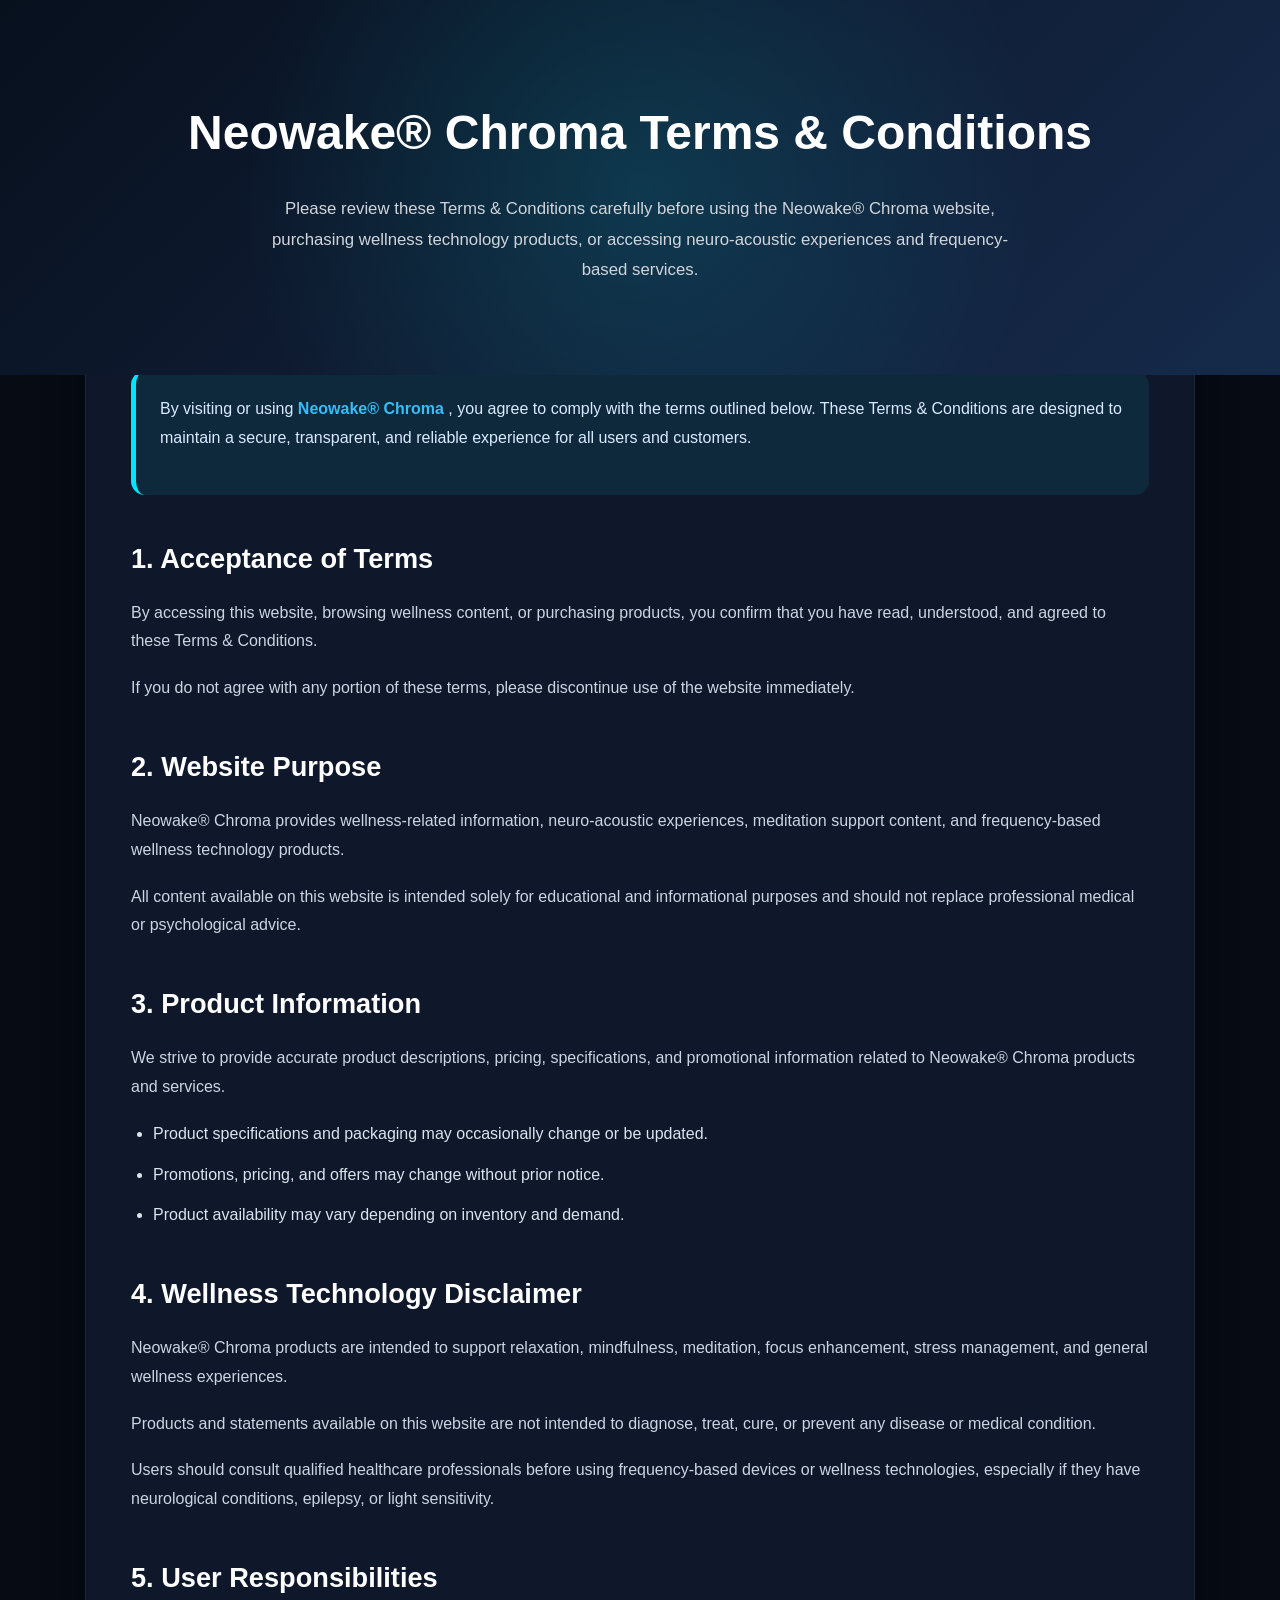
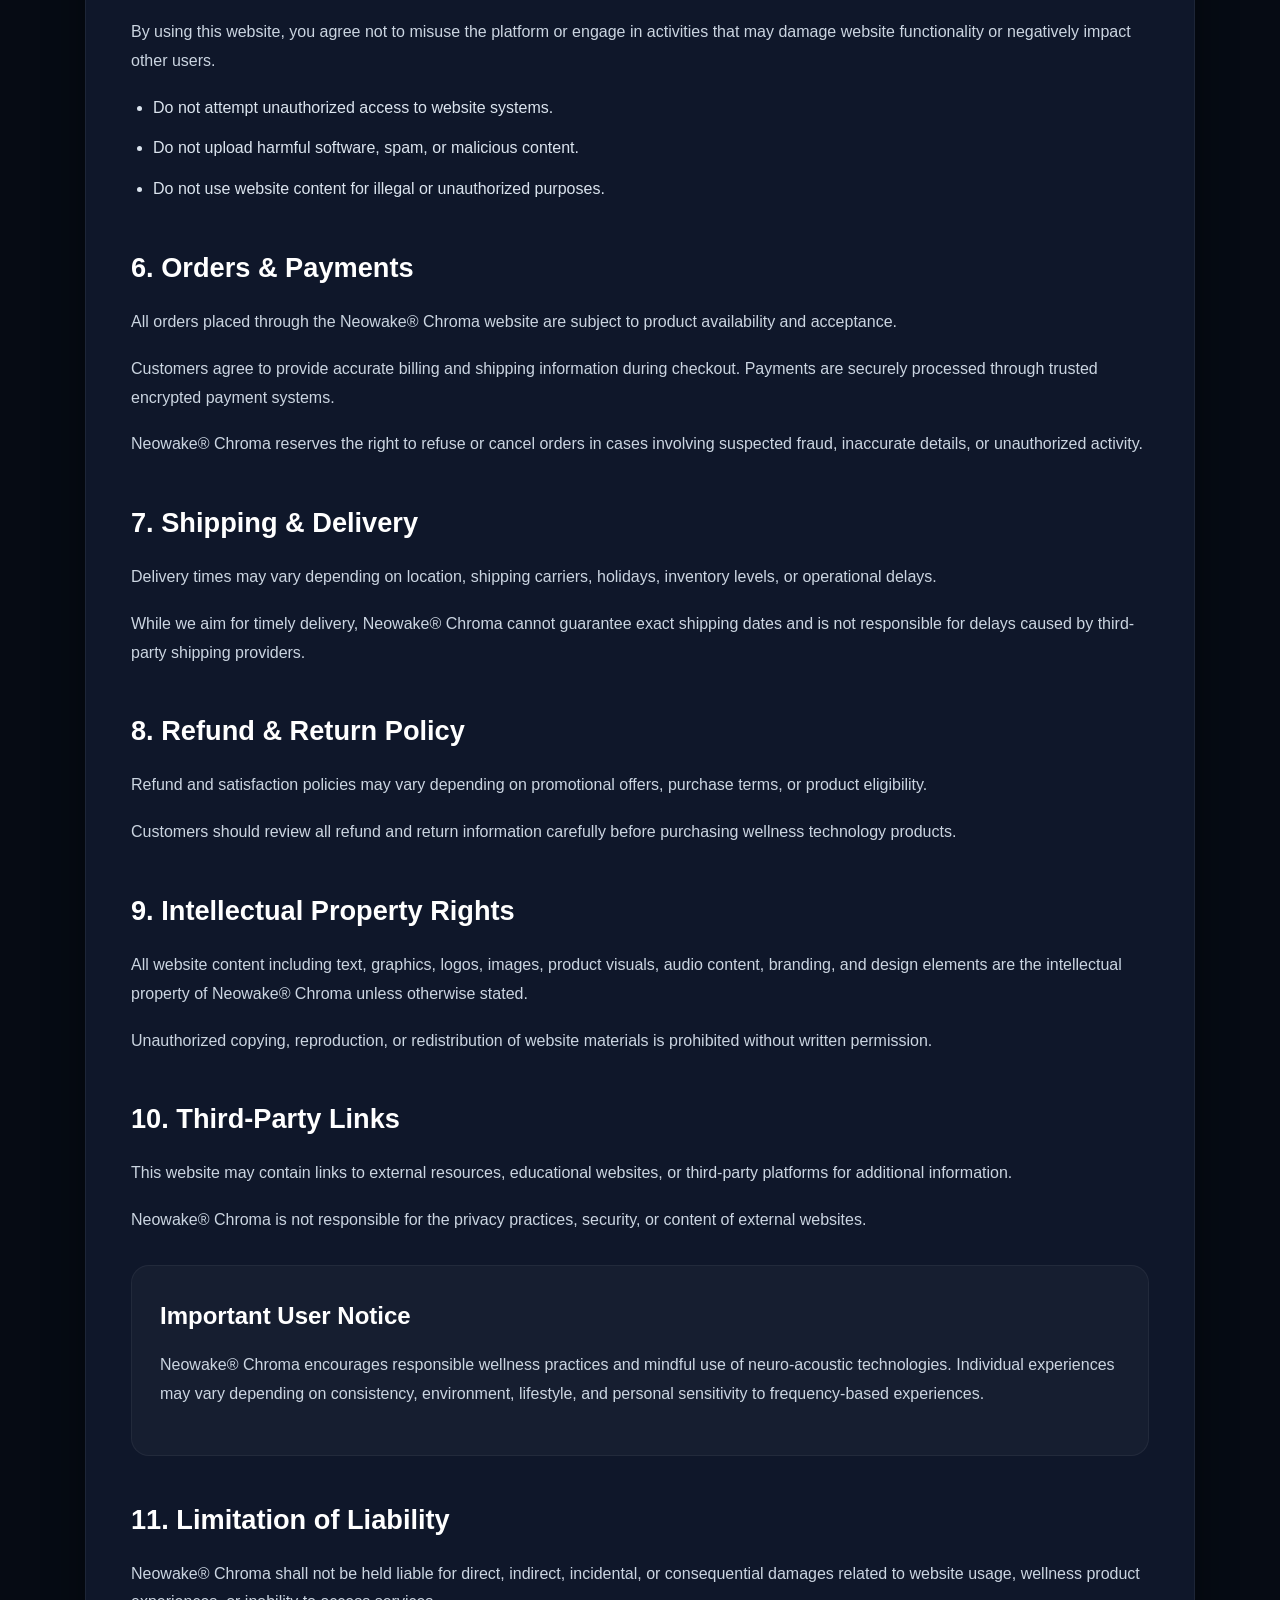
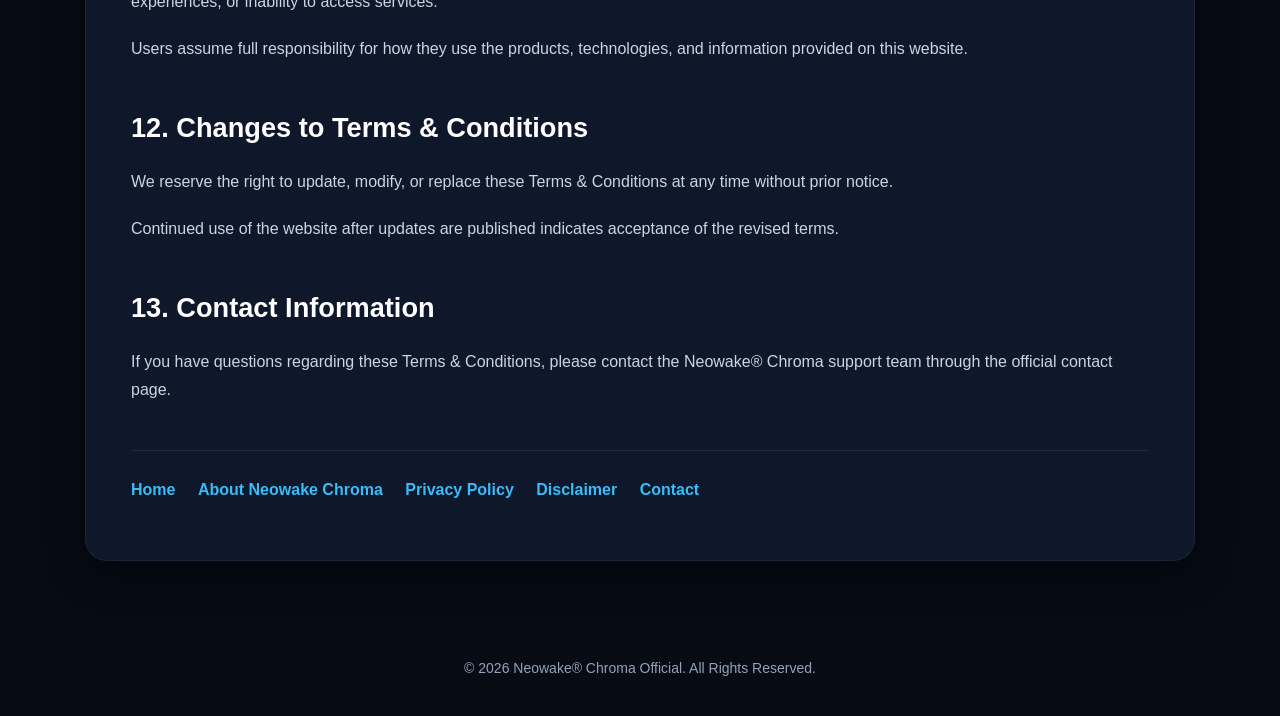
<file: terms.html>
<!doctype html>
<html lang="en">
  <head>
    <meta charset="UTF-8" />

    <meta name="viewport" content="width=device-width, initial-scale=1.0" />

    <!-- SEO -->
    <title>
      Neowake® Chroma Terms & Conditions | Official Wellness Technology Website
    </title>

    <meta
      name="description"
      content="Read the official Neowake® Chroma Terms & Conditions covering website usage, wellness technology products, neuro-acoustic content, payments, refunds, customer responsibilities, and platform policies."
    />

    <meta
      name="keywords"
      content="Neowake Chroma terms and conditions, Neowake policies, brainwave entrainment website terms, neuro acoustic product terms, wellness technology legal page, frequency device policies"
    />

    <meta
      name="robots"
      content="index, follow, max-image-preview:large"
    />

    <meta name="author" content="Neowake Chroma" />

    <!-- Canonical -->
    <link
      rel="canonical"
      href="https://en-neowake.com/terms"
    />

    <!-- Open Graph -->
    <meta
      property="og:title"
      content="Neowake® Chroma Terms & Conditions"
    />

    <meta
      property="og:description"
      content="Official terms and conditions for Neowake® Chroma wellness technology products and neuro-acoustic platform."
    />

    <meta property="og:type" content="website" />

    <meta
      property="og:url"
      content="https://en-neowake.com/terms"
    />

    <meta
      property="og:image"
      content="https://en-neowake.com/assets/images/ChromaFront-NoBG.webp"
    />

    <!-- Twitter -->
    <meta name="twitter:card" content="summary_large_image" />

    <meta
      name="twitter:title"
      content="Neowake® Chroma Terms & Conditions"
    />

    <meta
      name="twitter:description"
      content="Read the official Neowake® Chroma website terms and wellness technology policies."
    />

    <!-- Faster Crawling -->
    <link rel="preconnect" href="https://fonts.googleapis.com" />
    <link rel="dns-prefetch" href="//fonts.googleapis.com" />

    <!-- Favicon -->
    <link
      rel="shortcut icon"
      href="./assets/images/Chroma-Watch-Startseite-1.webp"
      type="image/x-icon"
    />

    <!-- Schema -->
    <script type="application/ld+json">
      {
        "@context": "https://schema.org",
        "@type": "WebPage",
        "name": "Neowake Chroma Terms & Conditions",
        "url": "https://en-neowake.com/terms",
        "description": "Official terms and conditions for Neowake Chroma wellness technology platform.",
        "publisher": {
          "@type": "Organization",
          "name": "Neowake Chroma"
        }
      }
    </script>

    <style>
      * {
        margin: 0;
        padding: 0;
        box-sizing: border-box;
      }

      body {
        font-family: "Segoe UI", Arial, sans-serif;
        background: #060b14;
        color: #e2e8f0;
        line-height: 1.8;
      }

      .hero {
        background: linear-gradient(135deg, #07101d, #101d35, #152a4a);
        padding: 90px 20px;
        text-align: center;
        position: relative;
        overflow: hidden;
      }

      .hero::before {
        content: "";
        position: absolute;
        inset: 0;
        background: radial-gradient(
          circle at center,
          rgba(0, 255, 255, 0.12),
          transparent 60%
        );
      }

      .hero h1 {
        font-size: 3rem;
        margin-bottom: 18px;
        font-weight: 800;
        color: #ffffff;
        position: relative;
        z-index: 2;
      }

      .hero p {
        max-width: 780px;
        margin: auto;
        font-size: 1.05rem;
        color: #d1d5db;
        position: relative;
        z-index: 2;
      }

      .wrapper {
        max-width: 1150px;
        margin: -50px auto 60px;
        padding: 0 20px;
      }

      .content-box {
        background: #0f172a;
        border-radius: 22px;
        padding: 45px;
        box-shadow: 0 12px 40px rgba(0, 0, 0, 0.45);
        border: 1px solid rgba(255, 255, 255, 0.06);
      }

      .intro-box {
        background: rgba(0, 255, 255, 0.08);
        border-left: 5px solid #00e5ff;
        padding: 24px;
        border-radius: 14px;
        margin-bottom: 35px;
      }

      .intro-box p {
        color: #dbeafe;
      }

      h2 {
        color: #ffffff;
        margin-top: 40px;
        margin-bottom: 15px;
        font-size: 1.7rem;
        font-weight: 700;
      }

      p {
        margin-bottom: 18px;
        color: #cbd5e1;
        font-size: 1rem;
      }

      ul {
        padding-left: 22px;
        margin-bottom: 22px;
      }

      ul li {
        margin-bottom: 12px;
        color: #dbe4ee;
      }

      a {
        color: #38bdf8;
        text-decoration: none;
        font-weight: 600;
      }

      a:hover {
        text-decoration: underline;
      }

      .note-box {
        background: rgba(255, 255, 255, 0.03);
        border-radius: 18px;
        padding: 28px;
        margin-top: 30px;
        border: 1px solid rgba(255, 255, 255, 0.05);
      }

      .note-box h3 {
        color: #ffffff;
        margin-bottom: 14px;
        font-size: 1.5rem;
      }

      .seo-links {
        margin-top: 45px;
        padding-top: 25px;
        border-top: 1px solid rgba(255, 255, 255, 0.08);
      }

      .seo-links a {
        margin-right: 18px;
        display: inline-block;
        margin-bottom: 10px;
      }

      .footer {
        text-align: center;
        padding: 35px 20px;
        color: #94a3b8;
        font-size: 14px;
      }

      @media (max-width: 768px) {
        .hero {
          padding: 65px 20px;
        }

        .hero h1 {
          font-size: 2.2rem;
        }

        .hero p {
          font-size: 1rem;
        }

        .content-box {
          padding: 28px 22px;
        }

        h2 {
          font-size: 1.4rem;
        }

        p,
        li {
          font-size: 0.97rem;
        }
      }
    </style>
  </head>

  <body>

    <!-- HERO -->
    <section class="hero">
      <h1>Neowake® Chroma Terms & Conditions</h1>

      <p>
        Please review these Terms & Conditions carefully before using the
        Neowake® Chroma website, purchasing wellness technology products, or
        accessing neuro-acoustic experiences and frequency-based services.
      </p>
    </section>

    <!-- CONTENT -->
    <div class="wrapper">
      <div class="content-box">

        <div class="intro-box">
          <p>
            By visiting or using
            <a href="https://en-neowake.com/">
              Neowake® Chroma
            </a>,
            you agree to comply with the terms outlined below. These Terms &
            Conditions are designed to maintain a secure, transparent, and
            reliable experience for all users and customers.
          </p>
        </div>

        <h2>1. Acceptance of Terms</h2>

        <p>
          By accessing this website, browsing wellness content, or purchasing
          products, you confirm that you have read, understood, and agreed to
          these Terms & Conditions.
        </p>

        <p>
          If you do not agree with any portion of these terms, please
          discontinue use of the website immediately.
        </p>

        <h2>2. Website Purpose</h2>

        <p>
          Neowake® Chroma provides wellness-related information, neuro-acoustic
          experiences, meditation support content, and frequency-based wellness
          technology products.
        </p>

        <p>
          All content available on this website is intended solely for
          educational and informational purposes and should not replace
          professional medical or psychological advice.
        </p>

        <h2>3. Product Information</h2>

        <p>
          We strive to provide accurate product descriptions, pricing,
          specifications, and promotional information related to Neowake®
          Chroma products and services.
        </p>

        <ul>
          <li>
            Product specifications and packaging may occasionally change or be
            updated.
          </li>

          <li>
            Promotions, pricing, and offers may change without prior notice.
          </li>

          <li>
            Product availability may vary depending on inventory and demand.
          </li>
        </ul>

        <h2>4. Wellness Technology Disclaimer</h2>

        <p>
          Neowake® Chroma products are intended to support relaxation,
          mindfulness, meditation, focus enhancement, stress management, and
          general wellness experiences.
        </p>

        <p>
          Products and statements available on this website are not intended to
          diagnose, treat, cure, or prevent any disease or medical condition.
        </p>

        <p>
          Users should consult qualified healthcare professionals before using
          frequency-based devices or wellness technologies, especially if they
          have neurological conditions, epilepsy, or light sensitivity.
        </p>

        <h2>5. User Responsibilities</h2>

        <p>
          By using this website, you agree not to misuse the platform or engage
          in activities that may damage website functionality or negatively
          impact other users.
        </p>

        <ul>
          <li>Do not attempt unauthorized access to website systems.</li>

          <li>
            Do not upload harmful software, spam, or malicious content.
          </li>

          <li>
            Do not use website content for illegal or unauthorized purposes.
          </li>
        </ul>

        <h2>6. Orders & Payments</h2>

        <p>
          All orders placed through the Neowake® Chroma website are subject to
          product availability and acceptance.
        </p>

        <p>
          Customers agree to provide accurate billing and shipping information
          during checkout. Payments are securely processed through trusted
          encrypted payment systems.
        </p>

        <p>
          Neowake® Chroma reserves the right to refuse or cancel orders in
          cases involving suspected fraud, inaccurate details, or unauthorized
          activity.
        </p>

        <h2>7. Shipping & Delivery</h2>

        <p>
          Delivery times may vary depending on location, shipping carriers,
          holidays, inventory levels, or operational delays.
        </p>

        <p>
          While we aim for timely delivery, Neowake® Chroma cannot guarantee
          exact shipping dates and is not responsible for delays caused by
          third-party shipping providers.
        </p>

        <h2>8. Refund & Return Policy</h2>

        <p>
          Refund and satisfaction policies may vary depending on promotional
          offers, purchase terms, or product eligibility.
        </p>

        <p>
          Customers should review all refund and return information carefully
          before purchasing wellness technology products.
        </p>

        <h2>9. Intellectual Property Rights</h2>

        <p>
          All website content including text, graphics, logos, images, product
          visuals, audio content, branding, and design elements are the
          intellectual property of Neowake® Chroma unless otherwise stated.
        </p>

        <p>
          Unauthorized copying, reproduction, or redistribution of website
          materials is prohibited without written permission.
        </p>

        <h2>10. Third-Party Links</h2>

        <p>
          This website may contain links to external resources, educational
          websites, or third-party platforms for additional information.
        </p>

        <p>
          Neowake® Chroma is not responsible for the privacy practices,
          security, or content of external websites.
        </p>

        <div class="note-box">
          <h3>Important User Notice</h3>

          <p>
            Neowake® Chroma encourages responsible wellness practices and
            mindful use of neuro-acoustic technologies. Individual experiences
            may vary depending on consistency, environment, lifestyle, and
            personal sensitivity to frequency-based experiences.
          </p>
        </div>

        <h2>11. Limitation of Liability</h2>

        <p>
          Neowake® Chroma shall not be held liable for direct, indirect,
          incidental, or consequential damages related to website usage,
          wellness product experiences, or inability to access services.
        </p>

        <p>
          Users assume full responsibility for how they use the products,
          technologies, and information provided on this website.
        </p>

        <h2>12. Changes to Terms & Conditions</h2>

        <p>
          We reserve the right to update, modify, or replace these Terms &
          Conditions at any time without prior notice.
        </p>

        <p>
          Continued use of the website after updates are published indicates
          acceptance of the revised terms.
        </p>

        <h2>13. Contact Information</h2>

        <p>
          If you have questions regarding these Terms & Conditions, please
          contact the Neowake® Chroma support team through the official contact
          page.
        </p>

        <!-- Internal SEO Linking -->
        <div class="seo-links">
          <a href="/index">Home</a>
          <a href="/about">About Neowake Chroma</a>
          <a href="/privacy">Privacy Policy</a>
          <a href="/disclaimer">Disclaimer</a>
          <a href="/contact">Contact</a>
        </div>

      </div>
    </div>

    <!-- FOOTER -->
    <div class="footer">
      © 2026 Neowake® Chroma Official. All Rights Reserved.
    </div>

  </body>
</html>
</file>
<file: assets/css/styles.css>
:root {
  --ink: #0f0d0a;
  --ink-2: #2c2620;
  --ink-3: #5a4f3f;
  --ink-4: #8a7a66;
  --gold: #b8860b;
  --gold-2: #d4a017;
  --gold-3: #e8c060;
  --gold-pale: #fdf5e0;
  --gold-faint: #faf1d4;
  --cream: #fefcf7;
  --cream-2: #f9f4ea;
  --cream-3: #f2ead6;
  --cream-4: #e8dfc4;
  --cyan: #006b7a;
  --cyan-l: #e0f4f7;
  --violet: #4a2d8f;
  --violet-l: #ede8f8;
  --green: #1a6b40;
  --green-l: #e2f4eb;
  --red: #9b2020;
  --red-l: #fdeaea;
  --border: rgba(184, 134, 11, 0.2);
  --shadow: rgba(15, 13, 10, 0.08);
  --shadow-md: rgba(15, 13, 10, 0.15);
}

*,
*::before,
*::after {
  box-sizing: border-box;
  margin: 0;
  padding: 0;
}

html {
  scroll-behavior: smooth;
}

body {
  background: var(--cream);
  color: var(--ink);
  font-family: 'Outfit', sans-serif;
  font-size: 18px;
  line-height: 1.7;
  overflow-x: hidden;
}

::-webkit-scrollbar {
  width: 4px;
}

::-webkit-scrollbar-track {
  background: var(--cream-2);
}

::-webkit-scrollbar-thumb {
  background: var(--gold-3);
  border-radius: 2px;
}

/* NAV */
nav {
  position: fixed;
  top: 0;
  left: 0;
  right: 0;
  z-index: 200;
  display: flex;
  align-items: center;
  justify-content: space-between;
  padding: 18px 60px;
  background: rgba(254, 252, 247, 0.95);
  backdrop-filter: blur(20px);
  border-bottom: 1px solid var(--border);
}

nav.scrolled {
  box-shadow: 0 4px 32px var(--shadow);
}

.nav-logo {
  font-family: 'Playfair Display', serif;
  font-size: 1.4rem;
  font-weight: 700;
  color: var(--gold);
  text-decoration: none;
  letter-spacing: 0.04em;
}

.nav-logo span {
  color: var(--ink-2);
}

.nav-links {
  display: flex;
  gap: 36px;
  list-style: none;
  align-items: center;
}

.nav-links a {
  font-size: 0.8rem;
  font-weight: 500;
  letter-spacing: 0.08em;
  text-transform: uppercase;
  color: var(--ink-3);
  text-decoration: none;
  transition: color 0.3s;
}

.nav-links a:hover {
  color: var(--gold);
}

.nav-buy {
  background: var(--gold);
  color: #fff !important;
  padding: 10px 26px;
  border-radius: 2px;
  letter-spacing: 0.06em !important;
}

.nav-buy:hover {
  background: var(--gold-2) !important;
  transform: translateY(-1px);
}

.nav-price {
  font-size: 0.7rem !important;
  color: var(--ink-4) !important;
}

/* HERO */
.hero {
  min-height: 100vh;
  display: grid;
  grid-template-columns: 2fr 1fr;
  align-items: center;
  padding: 100px 60px 60px;
  gap: 80px;
  background: linear-gradient(135deg, var(--cream) 0%, var(--gold-pale) 100%);
  position: relative;
  overflow: hidden;
}

.hero::before {
  content: '';
  position: absolute;
  right: -200px;
  top: -200px;
  width: 700px;
  height: 700px;
  border-radius: 50%;
  background: radial-gradient(circle, rgba(184, 134, 11, 0.08) 0%, transparent 70%);
  pointer-events: none;
}

.hero-badge {
  display: inline-flex;
  align-items: center;
  gap: 10px;
  background: var(--gold-pale);
  border: 1px solid rgba(184, 134, 11, 0.35);
  padding: 7px 18px;
  border-radius: 40px;
  margin-bottom: 32px;
}

.badge-dot {
  width: 7px;
  height: 7px;
  border-radius: 50%;
  background: var(--gold);
  animation: pulse 2s infinite;
}

.hero-badge span {
  font-size: 0.72rem;
  font-weight: 600;
  letter-spacing: 0.14em;
  text-transform: uppercase;
  color: var(--gold);
}

.hero h1 {
  font-family: 'Playfair Display', serif;
  font-size: clamp(2.8rem, 4.5vw, 3rem);
  font-weight: 700;
  line-height: 1.08;
  letter-spacing: -0.01em;
  color: var(--ink);
  margin-bottom: 28px;
}

.hero h1 em {
  font-style: italic;
  color: var(--gold);
}

.hero-desc {
  font-size: 1.05rem;
  color: var(--ink-3);
  line-height: 1.8;
  margin-bottom: 40px;
  /* max-width: 480px; */
}

.hero-actions {
  display: flex;
  gap: 14px;
  flex-wrap: wrap;
  margin-bottom: 48px;
}

.btn-buy {
  display: inline-flex;
  align-items: center;
  gap: 10px;
  background: var(--gold);
  color: #fff;
  padding: 16px 40px;
  font-size: 1rem;
  font-weight: 600;
  letter-spacing: 0.06em;
  text-transform: uppercase;
  border: none;
  border-radius: 2px;
  text-decoration: none;
  cursor: pointer;
  transition: all 0.3s;
  box-shadow: 0 6px 28px rgba(184, 134, 11, 0.3);
}

.btn-buy:hover {
  background: var(--gold-2);
  transform: translateY(-3px);
  box-shadow: 0 14px 40px rgba(184, 134, 11, 0.4);
}

.btn-learn {
  display: inline-flex;
  align-items: center;
  gap: 10px;
  background: transparent;
  border: 1.5px solid rgba(184, 134, 11, 0.4);
  color: var(--gold);
  padding: 16px 32px;
  font-size: 1rem;
  font-weight: 500;
  border-radius: 2px;
  text-decoration: none;
  transition: all 0.3s;
}

.btn-learn:hover {
  background: var(--gold-pale);
  border-color: var(--gold);
  transform: translateY(-2px);
}

.trust-row {
  display: flex;
  gap: 28px;
  flex-wrap: wrap;
}

.trust-item {
  display: flex;
  align-items: center;
  gap: 8px;
  font-size: 1rem;
  color: var(--ink-3);
}

.trust-icon {
  font-size: 1rem;
}

/* HERO VISUAL */
.hero-visual {
  position: relative;
  display: flex;
  align-items: center;
  justify-content: center;
  height: 520px;
}

.watch-stage {
  width: 400px;
  height: 400px;
  border-radius: 50%;
  background: radial-gradient(circle at 40% 35%, rgba(184, 134, 11, 0.12), transparent 65%);
  border: 1.5px solid rgba(184, 134, 11, 0.25);
  display: flex;
  align-items: center;
  justify-content: center;
  position: relative;
  animation: rotateSlow 25s linear infinite;
}

.watch-inner {
  width: 310px;
  height: 310px;
  border-radius: 50%;
  border: 1px solid rgba(184, 134, 11, 0.4);
  background: radial-gradient(circle, rgba(184, 134, 11, 0.09) 0%, rgba(254, 252, 247, 0.95) 70%);
  display: flex;
  flex-direction: column;
  align-items: center;
  justify-content: center;
  gap: 6px;
  animation: counterSpin 25s linear infinite;
  box-shadow: 0 0 60px rgba(184, 134, 11, 0.12), inset 0 0 30px rgba(184, 134, 11, 0.06);
}

.w-emoji {
  /* font-size: 3.2rem; */
}
.w-emoji img{
  width: 100%;
}

.w-label {
  font-family: 'Outfit', sans-serif;
  font-size: 0.6rem;
  font-weight: 600;
  letter-spacing: 0.2em;
  text-transform: uppercase;
  color: var(--gold);
}

.pulse-ring {
  position: absolute;
  border-radius: 50%;
  border: 1px solid;
  animation: expandRing 3.5s ease-out infinite;
}

.pr-1 {
  width: 350px;
  height: 350px;
  border-color: rgba(0, 107, 122, 0.2);
  animation-delay: 0s;
}

.pr-2 {
  width: 420px;
  height: 420px;
  border-color: rgba(74, 45, 143, 0.12);
  animation-delay: 1.2s;
}

.pr-3 {
  width: 490px;
  height: 490px;
  border-color: rgba(184, 134, 11, 0.1);
  animation-delay: 2.4s;
}

.spectrum-dot {
  position: absolute;
  width: 10px;
  height: 10px;
  border-radius: 50%;
  animation: floatDot 4s ease-in-out infinite;
}

.sd-1 {
  background: #e05555;
  box-shadow: 0 0 12px rgba(224, 85, 85, 0.5);
  top: 40px;
  left: 50px;
  animation-delay: 0s;
}

.sd-2 {
  background: #e09940;
  box-shadow: 0 0 12px rgba(224, 153, 64, 0.5);
  top: 70px;
  right: 55px;
  animation-delay: 0.7s;
}

.sd-3 {
  background: #40bb7a;
  box-shadow: 0 0 12px rgba(64, 187, 122, 0.5);
  bottom: 80px;
  left: 50px;
  animation-delay: 1.4s;
}

.sd-4 {
  background: #4090e0;
  box-shadow: 0 0 12px rgba(64, 144, 224, 0.5);
  bottom: 60px;
  right: 55px;
  animation-delay: 2.1s;
}

.sd-5 {
  background: #7755cc;
  box-shadow: 0 0 12px rgba(119, 85, 204, 0.5);
  top: 50%;
  left: -15px;
  animation-delay: 0.35s;
}

.sd-6 {
  background: #cc0055;
  box-shadow: 0 0 12px rgba(204, 0, 85, 0.5);
  top: 50%;
  right: -15px;
  animation-delay: 1.05s;
}

/* PRICE BOX */
.price-float {
  position: absolute;
  top: 30px;
  right: -20px;
  background: var(--cream);
  border: 1px solid var(--border);
  padding: 16px 22px;
  border-radius: 4px;
  box-shadow: 0 8px 32px var(--shadow-md);
  text-align: center;
}

.price-tag {
  font-family: 'Playfair Display', serif;
  font-size: 2rem;
  font-weight: 700;
  color: var(--gold);
  display: block;
}

.price-note {
  font-size: 0.7rem;
  color: var(--ink-4);
  margin-top: 2px;
  display: block;
}

.guarantee-float {
  position: absolute;
  bottom: 30px;
  left: -20px;
  background: var(--green-l);
  border: 1px solid rgba(26, 107, 64, 0.25);
  padding: 12px 18px;
  border-radius: 4px;
  box-shadow: 0 8px 24px var(--shadow);
}

.g-title {
  font-size: 0.78rem;
  font-weight: 600;
  color: var(--green);
}

.g-sub {
  font-size: 0.7rem;
  color: rgba(26, 107, 64, 0.8);
}

/* SOCIAL PROOF BAR */
.proof-bar {
  background: var(--ink-2);
  padding: 20px 60px;
  display: flex;
  align-items: center;
  justify-content: space-between;
  flex-wrap: wrap;
  gap: 20px;
}

.proof-item {
  display: flex;
  align-items: center;
  gap: 12px;
  color: rgba(255, 255, 255, 0.9);
  font-size: 1rem;
}

.proof-num {
  font-family: 'Playfair Display', serif;
  font-size: 1.8rem;
  font-weight: 700;
  color: var(--gold-3);
}

.proof-divider {
  width: 1px;
  height: 40px;
  background: rgba(255, 255, 255, 0.15);
}

/* SECTION */
section {
  position: relative;
}

.section-label {
  font-size: 0.7rem;
  font-weight: 600;
  letter-spacing: 0.2em;
  text-transform: uppercase;
  color: var(--gold);
  margin-bottom: 14px;
  display: block;
}

.section-title {
  font-family: 'Playfair Display', serif;
  font-size: clamp(2rem, 3.5vw, 3.2rem);
  font-weight: 700;
  line-height: 1.15;
  color: var(--ink);
}

.section-title em {
  font-style: italic;
  color: var(--gold);
}

.rule {
  width: 60px;
  height: 2px;
  background: linear-gradient(90deg, var(--gold), var(--gold-3));
  margin: 20px 0;
}

/* WHAT IT DOES */
.intro-section {
  padding: 100px 60px;
  background: var(--cream);
}

.intro-inner {
  max-width: 1100px;
  margin: 0 auto;
  display: grid;
  grid-template-columns: 1fr 1fr;
  gap: 80px;
  align-items: center;
}

.intro-content p {
  color: var(--ink-3);
  margin-bottom: 20px;
  font-size: 1rem;
}

.intro-feat {
  display: flex;
  flex-direction: column;
  gap: 16px;
  margin-top: 32px;
}

.feat-row {
  display: flex;
  align-items: flex-start;
  gap: 14px;
  padding: 18px;
  background: var(--gold-faint);
  border: 1px solid rgba(184, 134, 11, 0.15);
  border-radius: 2px;
}

.feat-icon {
  font-size: 1.4rem;
  flex-shrink: 0;
  margin-top: 2px;
}

.feat-title {
  font-weight: 600;
  font-size: 1rem;
  color: var(--ink-2);
  margin-bottom: 4px;
}

.feat-desc {
  font-size: 1rem;
  color: var(--ink-3);
  line-height: 1.6;
}

.intro-quote {
  background: var(--ink);
  color: rgba(255, 255, 255, 0.9);
  padding: 48px;
  border-radius: 4px;
  position: relative;
  overflow: hidden;
}

.intro-quote::before {
  content: '"';
  font-family: 'Playfair Display', serif;
  font-size: 10rem;
  color: rgba(184, 134, 11, 0.18);
  position: absolute;
  top: -20px;
  right: 20px;
  line-height: 1;
}

.q-text {
  font-family: 'Playfair Display', serif;
  font-style: italic;
  font-size: 1.3rem;
  line-height: 1.5;
  margin-bottom: 20px;
  position: relative;
  z-index: 1;
}

.q-meta {
  font-size: 0.78rem;
  color: var(--gold-3);
  letter-spacing: 0.05em;
}

/* HOW IT WORKS */
.how-section {
  padding: 100px 60px;
  background: var(--cream-2);
}

.how-inner {
  max-width: 1100px;
  margin: 0 auto;
}

.how-header {
  text-align: center;
  margin-bottom: 70px;
}

.how-header p {
  color: var(--ink-3);
  max-width: 560px;
  margin: 0 auto;
}

.steps-wrap {
  display: grid;
  grid-template-columns: repeat(4, 1fr);
  gap: 0;
  position: relative;
}

.steps-wrap::before {
  content: '';
  position: absolute;
  top: 55px;
  left: 10%;
  right: 10%;
  height: 1px;
  background: linear-gradient(90deg, transparent, var(--gold-3), transparent);
  z-index: 0;
}

.step-box {
  padding: 40px 28px;
  background: var(--cream);
  border: 1px solid var(--cream-4);
  text-align: center;
  position: relative;
  z-index: 1;
  transition: all 0.4s;
}

.step-box:hover {
  background: var(--gold-pale);
  border-color: rgba(184, 134, 11, 0.25);
  transform: translateY(-6px);
  box-shadow: 0 20px 48px var(--shadow-md);
}

.step-num-circle {
  width: 48px;
  height: 48px;
  border-radius: 50%;
  background: var(--gold);
  color: #fff;
  display: flex;
  align-items: center;
  justify-content: center;
  font-family: 'Outfit', sans-serif;
  font-weight: 600;
  font-size: 1rem;
  margin: 0 auto 20px;
  box-shadow: 0 4px 16px rgba(184, 134, 11, 0.3);
}

.step-icon {
  font-size: 1.8rem;
  margin-bottom: 14px;
  display: block;
}

.step-title {
  font-weight: 600;
  font-size: 1rem;
  color: var(--ink-2);
  margin-bottom: 10px;
}

.step-desc {
  font-size: 1rem;
  color: var(--ink-3);
  line-height: 1.7;
}

/* SPECTRUM */
.spectrum-section {
  padding: 100px 60px;
  background: var(--cream);
}

.spectrum-inner {
  max-width: 1100px;
  margin: 0 auto;
}

.spectrum-header {
  margin-bottom: 60px;
}

.spectrum-header p {
  color: var(--ink-3);
}

.spectrum-bars {
  display: flex;
  flex-direction: column;
  gap: 16px;
  margin-top: 40px;
}

.spec-bar {
  display: grid;
  grid-template-columns: 200px 1fr 300px;
  gap: 24px;
  align-items: center;
  padding: 20px 28px;
  background: var(--cream-2);
  border: 1px solid var(--cream-4);
  border-radius: 2px;
  border-left: 4px solid;
  transition: all 0.3s;
}

.spec-bar:hover {
  background: var(--gold-faint);
  transform: translateX(6px);
}

.spec-wl {
  font-family: 'Playfair Display', serif;
  font-size: 1.6rem;
  font-weight: 700;
}

.spec-nm {
  font-size: 0.72rem;
  color: var(--ink-4);
  letter-spacing: 0.08em;
}

.spec-name {
  font-weight: 600;
  font-size: 1rem;
  color: var(--ink-2);
  margin-bottom: 4px;
}

.spec-desc {
  font-size: 1rem;
  color: var(--ink-3);
  line-height: 1.6;
}

.spec-use {
  font-size: 0.78rem;
  font-weight: 600;
  padding: 6px 14px;
  border-radius: 20px;
  text-align: center;
  white-space: nowrap;
}

/* BENEFITS */
.benefits-section {
  padding: 100px 60px;
  background: linear-gradient(180deg, var(--cream-2) 0%, var(--cream-3) 100%);
}

.benefits-inner {
  max-width: 1100px;
  margin: 0 auto;
}

.benefits-header {
  text-align: center;
  margin-bottom: 60px;
}

.benefits-grid {
  display: grid;
  grid-template-columns: repeat(3, 1fr);
  gap: 24px;
}

.benefit-box {
  background: var(--cream);
  padding: 36px 28px;
  border: 1px solid var(--cream-4);
  border-radius: 2px;
  transition: all 0.4s;
  position: relative;
  overflow: hidden;
}

.benefit-box::after {
  content: '';
  position: absolute;
  bottom: 0;
  left: 0;
  right: 0;
  height: 2px;
  background: linear-gradient(90deg, var(--gold), var(--gold-3));
  transform: scaleX(0);
  transform-origin: left;
  transition: transform 0.4s;
}

.benefit-box:hover::after {
  transform: scaleX(1);
}

.benefit-box:hover {
  transform: translateY(-6px);
  box-shadow: 0 20px 56px var(--shadow-md);
}

.b-icon {
  font-size: 2rem;
  margin-bottom: 18px;
  display: block;
}

.b-title {
  font-weight: 700;
  font-size: 1rem;
  color: var(--ink-2);
  margin-bottom: 10px;
}

.b-desc {
  font-size: 1rem;
  color: var(--ink-3);
  line-height: 1.75;
}

/* BEFORE AFTER */
.transform-section {
  padding: 100px 60px;
  background: var(--cream);
}

.transform-inner {
  max-width: 1100px;
  margin: 0 auto;
}

.transform-header {
  text-align: center;
  margin-bottom: 60px;
}

.ba-grid {
  display: grid;
  grid-template-columns: 1fr 60px 1fr;
  align-items: stretch;
  gap: 0;
}

.ba-col {
  padding: 40px 36px;
}

.ba-before {
  background: var(--cream-2);
  border: 1px solid var(--cream-4);
  border-right: none;
  border-radius: 2px 0 0 2px;
}

.ba-after {
  background: var(--gold-pale);
  border: 1px solid rgba(184, 134, 11, 0.25);
  border-left: none;
  border-radius: 0 2px 2px 0;
}

.ba-arrow {
  background: var(--gold);
  display: flex;
  align-items: center;
  justify-content: center;
  color: #fff;
  font-size: 1.4rem;
  flex-shrink: 0;
}

.ba-label {
  font-weight: 700;
  font-size: 0.75rem;
  letter-spacing: 0.15em;
  text-transform: uppercase;
  margin-bottom: 28px;
}

.ba-before .ba-label {
  color: var(--ink-4);
}

.ba-after .ba-label {
  color: var(--gold);
}

.ba-items {
  display: flex;
  flex-direction: column;
  gap: 16px;
}

.ba-item {
  display: flex;
  gap: 12px;
  align-items: flex-start;
  font-size: 1rem;
  color: var(--ink-3);
}

.ba-item span:first-child {
  flex-shrink: 0;
  font-size: 1rem;
  margin-top: 1px;
}

/* REVIEWS */
.reviews-section {
  padding: 100px 60px;
  background: var(--ink);
}

.reviews-inner {
  max-width: 1100px;
  margin: 0 auto;
}

.reviews-header {
  text-align: center;
  margin-bottom: 20px;
}

.reviews-header .section-label {
  color: var(--gold-3);
}

.reviews-header .section-title {
  color: var(--cream);
}

.rating-display {
  display: flex;
  align-items: center;
  justify-content: center;
  gap: 24px;
  margin-bottom: 60px;
}

.stars-row {
  font-size: 1.6rem;
  letter-spacing: 3px;
  color: var(--gold-3);
}

.rating-big {
  font-family: 'Playfair Display', serif;
  font-size: 4rem;
  font-weight: 700;
  color: var(--gold-3);
  line-height: 1;
}

.rating-info {
  font-size: 1rem;
  color: rgba(255, 255, 255, 0.5);
}

.reviews-grid {
  display: grid;
  grid-template-columns: repeat(3, 1fr);
  gap: 20px;
}

.review-box {
  background: rgba(255, 255, 255, 0.06);
  border: 1px solid rgba(255, 255, 255, 0.1);
  padding: 32px 26px;
  border-radius: 2px;
  transition: all 0.4s;
  position: relative;
}

.review-box:hover {
  background: rgba(184, 134, 11, 0.1);
  border-color: rgba(184, 134, 11, 0.3);
  transform: translateY(-4px);
}

.rv-stars {
  font-size: 1rem;
  color: var(--gold-3);
  letter-spacing: 2px;
  margin-bottom: 14px;
}

.rv-text {
  font-style: italic;
  font-size: 1rem;
  color: rgba(255, 255, 255, 0.75);
  line-height: 1.75;
  margin-bottom: 22px;
}

.rv-author {
  display: flex;
  align-items: center;
  gap: 12px;
}

.rv-avatar {
  width: 38px;
  height: 38px;
  border-radius: 50%;
  background: rgba(184, 134, 11, 0.3);
  display: flex;
  align-items: center;
  justify-content: center;
  font-weight: 700;
  font-size: 0.8rem;
  color: var(--gold-3);
  flex-shrink: 0;
}

.rv-name {
  font-weight: 600;
  font-size: 1rem;
  color: rgba(255, 255, 255, 0.9);
}

.rv-loc {
  font-size: 0.72rem;
  color: rgba(255, 255, 255, 0.45);
}

.rv-verified {
  font-size: 0.68rem;
  color: #5cc889;
  display: inline-block;
  margin-top: 2px;
}

/* SCIENCE */
.science-section {
  padding: 100px 60px;
  background: var(--cream-2);
}

.science-inner {
  max-width: 1100px;
  margin: 0 auto;
  display: grid;
  grid-template-columns: 1fr 1fr;
  gap: 80px;
  align-items: start;
}

.science-cards {
  display: flex;
  flex-direction: column;
  gap: 18px;
}

.science-card {
  background: var(--cream);
  border: 1px solid var(--cream-4);
  border-left: 3px solid var(--gold);
  padding: 24px 24px 24px 28px;
  border-radius: 2px;
  transition: all 0.3s;
}

.science-card:hover {
  border-left-color: var(--gold-2);
  transform: translateX(4px);
  box-shadow: -4px 0 20px rgba(184, 134, 11, 0.1);
}

.sc-icon {
  font-size: 1.5rem;
  margin-bottom: 10px;
  display: block;
}

.sc-title {
  font-weight: 700;
  font-size: 1rem;
  color: var(--ink-2);
  margin-bottom: 8px;
}

.sc-text {
  font-size: 0.83rem;
  color: var(--ink-3);
  line-height: 1.7;
}

.sc-badge {
  display: inline-flex;
  align-items: center;
  gap: 4px;
  background: var(--green-l);
  color: var(--green);
  padding: 3px 10px;
  border-radius: 20px;
  font-size: 0.68rem;
  font-weight: 700;
  letter-spacing: 0.06em;
  text-transform: uppercase;
  margin-top: 10px;
}

.stat-grid {
  display: grid;
  grid-template-columns: 1fr 1fr;
  gap: 16px;
  margin-top: 32px;
}

.stat-box {
  background: var(--cream);
  border: 1px solid var(--cream-4);
  padding: 24px;
  text-align: center;
  border-radius: 2px;
}

.stat-val {
  font-family: 'Playfair Display', serif;
  font-size: 2.4rem;
  font-weight: 700;
  color: var(--gold);
  display: block;
}

.stat-lbl {
  font-size: 0.75rem;
  color: var(--ink-3);
  margin-top: 4px;
}

/* FAQ */
.faq-section {
  padding: 100px 60px;
  background: var(--cream);
}

.faq-inner {
  max-width: 800px;
  margin: 0 auto;
}

.faq-header {
  text-align: center;
  margin-bottom: 50px;
}

.faq-item {
  border-bottom: 1px solid var(--cream-3);
}

.faq-q {
  display: flex;
  justify-content: space-between;
  align-items: center;
  padding: 22px 0;
  cursor: pointer;
  font-weight: 500;
  font-size: 1rem;
  color: var(--ink-2);
  transition: color 0.3s;
  user-select: none;
}

.faq-q:hover {
  color: var(--gold);
}

.faq-toggle {
  width: 26px;
  height: 26px;
  border-radius: 50%;
  border: 1px solid rgba(184, 134, 11, 0.35);
  flex-shrink: 0;
  display: flex;
  align-items: center;
  justify-content: center;
  color: var(--gold);
  transition: all 0.3s;
  font-size: 1rem;
}

.faq-item.open .faq-toggle {
  transform: rotate(45deg);
  background: rgba(184, 134, 11, 0.1);
}

.faq-a {
  max-height: 0;
  overflow: hidden;
  transition: max-height 0.4s ease, padding 0.3s;
  font-size: 1rem;
  color: var(--ink-3);
  line-height: 1.8;
}

.faq-item.open .faq-a {
  max-height: 200px;
  padding-bottom: 20px;
}

/* PROS CONS */
.proscons-section {
  padding: 100px 60px;
  background: var(--cream-2);
}

.proscons-inner {
  max-width: 900px;
  margin: 0 auto;
}

.proscons-header {
  text-align: center;
  margin-bottom: 50px;
}

.proscons-grid {
  display: grid;
  grid-template-columns: 1fr 1fr;
  gap: 24px;
}

.pc-col {
  border-radius: 2px;
  overflow: hidden;
}

.pc-head {
  padding: 18px 24px;
  font-weight: 700;
  font-size: 1rem;
  display: flex;
  align-items: center;
  gap: 10px;
}

.pros-col .pc-head {
  background: var(--green-l);
  color: var(--green);
}

.cons-col .pc-head {
  background: var(--cream-3);
  color: var(--ink-4);
}

.pc-items {
  display: flex;
  flex-direction: column;
  gap: 1px;
}

.pc-item {
  padding: 14px 24px;
  font-size: 1rem;
  color: var(--ink-3);
  display: flex;
  align-items: flex-start;
  gap: 10px;
  background: var(--cream);
  transition: background 0.2s;
}

.pc-item:hover {
  background: var(--gold-faint);
}

.pc-item span:first-child {
  flex-shrink: 0;
}

/* CTA */
.cta-section {
  padding: 120px 60px;
  background: linear-gradient(135deg, var(--gold-pale) 0%, var(--cream) 100%);
  text-align: center;
}

.cta-inner {
  max-width: 680px;
  margin: 0 auto;
}

.cta-title {
  font-family: 'Playfair Display', serif;
  font-size: clamp(2.5rem, 4.5vw, 4.2rem);
  font-weight: 700;
  line-height: 1.1;
  margin-bottom: 24px;
}

.cta-title em {
  font-style: italic;
  color: var(--gold);
}

.cta-sub {
  color: var(--ink-3);
  font-size: 1.05rem;
  margin-bottom: 44px;
}

.cta-price-row {
  display: flex;
  align-items: center;
  justify-content: center;
  gap: 24px;
  margin-bottom: 32px;
}

.cta-price {
  font-family: 'Playfair Display', serif;
  font-size: 3.5rem;
  font-weight: 700;
  color: var(--gold);
}

.cta-price-note {
  text-align: left;
  font-size: 1rem;
  color: var(--ink-4);
}

.cta-trust {
  display: flex;
  justify-content: center;
  gap: 32px;
  flex-wrap: wrap;
  margin-top: 28px;
}

.ct-item {
  font-size: 0.8rem;
  color: var(--ink-4);
  display: flex;
  align-items: center;
  gap: 7px;
}

/* FOOTER */
footer {
  padding: 50px 60px 36px;
  background: var(--ink-2);
  display: flex;
  justify-content: space-between;
  align-items: flex-end;
  flex-wrap: wrap;
  gap: 28px;
}

.footer-logo {
  font-family: 'Playfair Display', serif;
  font-size: 1.3rem;
  font-weight: 700;
  color: var(--gold-3);
}

.footer-links {
  display: flex;
  gap: 28px;
  flex-wrap: wrap;
}

.footer-links a {
  font-size: 0.78rem;
  color: rgba(255, 255, 255, 0.45);
  text-decoration: none;
  transition: color 0.3s;
}

.footer-links a:hover {
  color: var(--gold-3);
}

.footer-copy {
  font-size: 0.72rem;
  color: rgba(255, 255, 255, 0.3);
}

/* DISCLAIMER */
.disclaimer {
  background: var(--ink);
  padding: 20px 60px;
  text-align: center;
  font-size: 0.72rem;
  color: rgba(255, 255, 255, 0.35);
  line-height: 1.7;
}

/* STICKY */
.sticky-buy {
  position: fixed;
  bottom: 0;
  left: 0;
  right: 0;
  z-index: 190;
  background: rgba(15, 13, 10, 0.97);
  backdrop-filter: blur(20px);
  padding: 14px 60px;
  display: flex;
  align-items: center;
  justify-content: space-between;
  transform: translateY(100%);
  transition: transform 0.4s ease;
  border-top: 1px solid rgba(184, 134, 11, 0.25);
}

.sticky-buy.visible {
  transform: translateY(0);
}

.sticky-info {
  display: flex;
  align-items: center;
  gap: 20px;
}

.sticky-name {
  font-weight: 600;
  color: rgba(255, 255, 255, 0.9);
  font-size: 1rem;
}

.sticky-stars {
  color: var(--gold-3);
  font-size: 0.8rem;
}

.sticky-price {
  font-family: 'Playfair Display', serif;
  font-size: 1.5rem;
  color: var(--gold-3);
}

/* ANIMS */
@keyframes pulse {

  0%,
  100% {
    opacity: 1;
    transform: scale(1)
  }

  50% {
    opacity: .6;
    transform: scale(.8)
  }
}

@keyframes rotateSlow {
  from {
    transform: rotate(0)
  }

  to {
    transform: rotate(360deg)
  }
}

@keyframes counterSpin {
  from {
    transform: rotate(0)
  }

  to {
    transform: rotate(-360deg)
  }
}

@keyframes expandRing {
  0% {
    transform: scale(.85);
    opacity: .7
  }

  100% {
    transform: scale(1.15);
    opacity: 0
  }
}

@keyframes floatDot {

  0%,
  100% {
    transform: translateY(0)
  }

  50% {
    transform: translateY(-14px)
  }
}

@keyframes fadeUp {
  from {
    opacity: 0;
    transform: translateY(28px)
  }

  to {
    opacity: 1;
    transform: translateY(0)
  }
}

.reveal {
  opacity: 0;
  transform: translateY(28px);
  transition: all 0.65s cubic-bezier(.25, .46, .45, .94);
}

.reveal.visible {
  opacity: 1;
  transform: translateY(0);
}

.rd1 {
  transition-delay: .1s;
}

.rd2 {
  transition-delay: .2s;
}

.rd3 {
  transition-delay: .3s;
}

.rd4 {
  transition-delay: .4s;
}

@media (max-width: 1024px) {
  .hero {
    grid-template-columns: 1fr;
    padding: 100px 40px 60px;
    gap: 48px;
  }

  .hero-visual {
    height: 360px;
  }

  .intro-inner,
  .science-inner {
    grid-template-columns: 1fr;
    gap: 48px;
  }

  .steps-wrap {
    grid-template-columns: 1fr 1fr;
  }

  .steps-wrap::before {
    display: none;
  }

  .benefits-grid,
  .reviews-grid {
    grid-template-columns: 1fr 1fr;
  }

  .ba-grid {
    grid-template-columns: 1fr;
  }

  .ba-arrow {
    display: none;
  }

  .ba-before {
    border-radius: 2px 2px 0 0;
    border-right: 1px solid var(--cream-4);
    border-bottom: none;
  }

  .ba-after {
    border-radius: 0 0 2px 2px;
    border-left: 1px solid rgba(184, 134, 11, 0.25);
  }
}

@media (max-width: 768px) {
  nav {
    padding: 14px 24px;
  }

  .nav-links {
    display: none;
  }

  .hero,
  .intro-section,
  .how-section,
  .spectrum-section,
  .benefits-section,
  .transform-section,
  .reviews-section,
  .science-section,
  .faq-section,
  .proscons-section,
  .cta-section {
    padding: 70px 24px;
  }

  .proof-bar {
    padding: 20px 24px;
    flex-direction: column;
    align-items: flex-start;
  }

  .proof-divider {
    display: none;
  }

  .steps-wrap,
  .benefits-grid,
  .reviews-grid,
  .proscons-grid {
    grid-template-columns: 1fr;
  }

  .sticky-buy {
    padding: 12px 24px;
  }

  footer,
  .disclaimer {
    padding: 36px 24px;
  }

  .spec-bar {
    grid-template-columns: 1fr;
    gap: 10px;
  }

  .stat-grid {
    grid-template-columns: 1fr;
  }
  .cta-price-row{
    flex-direction: column;
  }
  .sticky-stars {
    display: none;
}
.sticky-price {
    display: none;
}
.sticy-btn{
    padding: 12px 10px;
    font-size: 0.82rem;
}
.watch-inner {
  width: 210px;
  height: 210px;
}
.watch-stage {
  width: 300px;
  height: 300px;
}
}
a{
  text-decoration: none;
  color: inherit;
}
</file>
